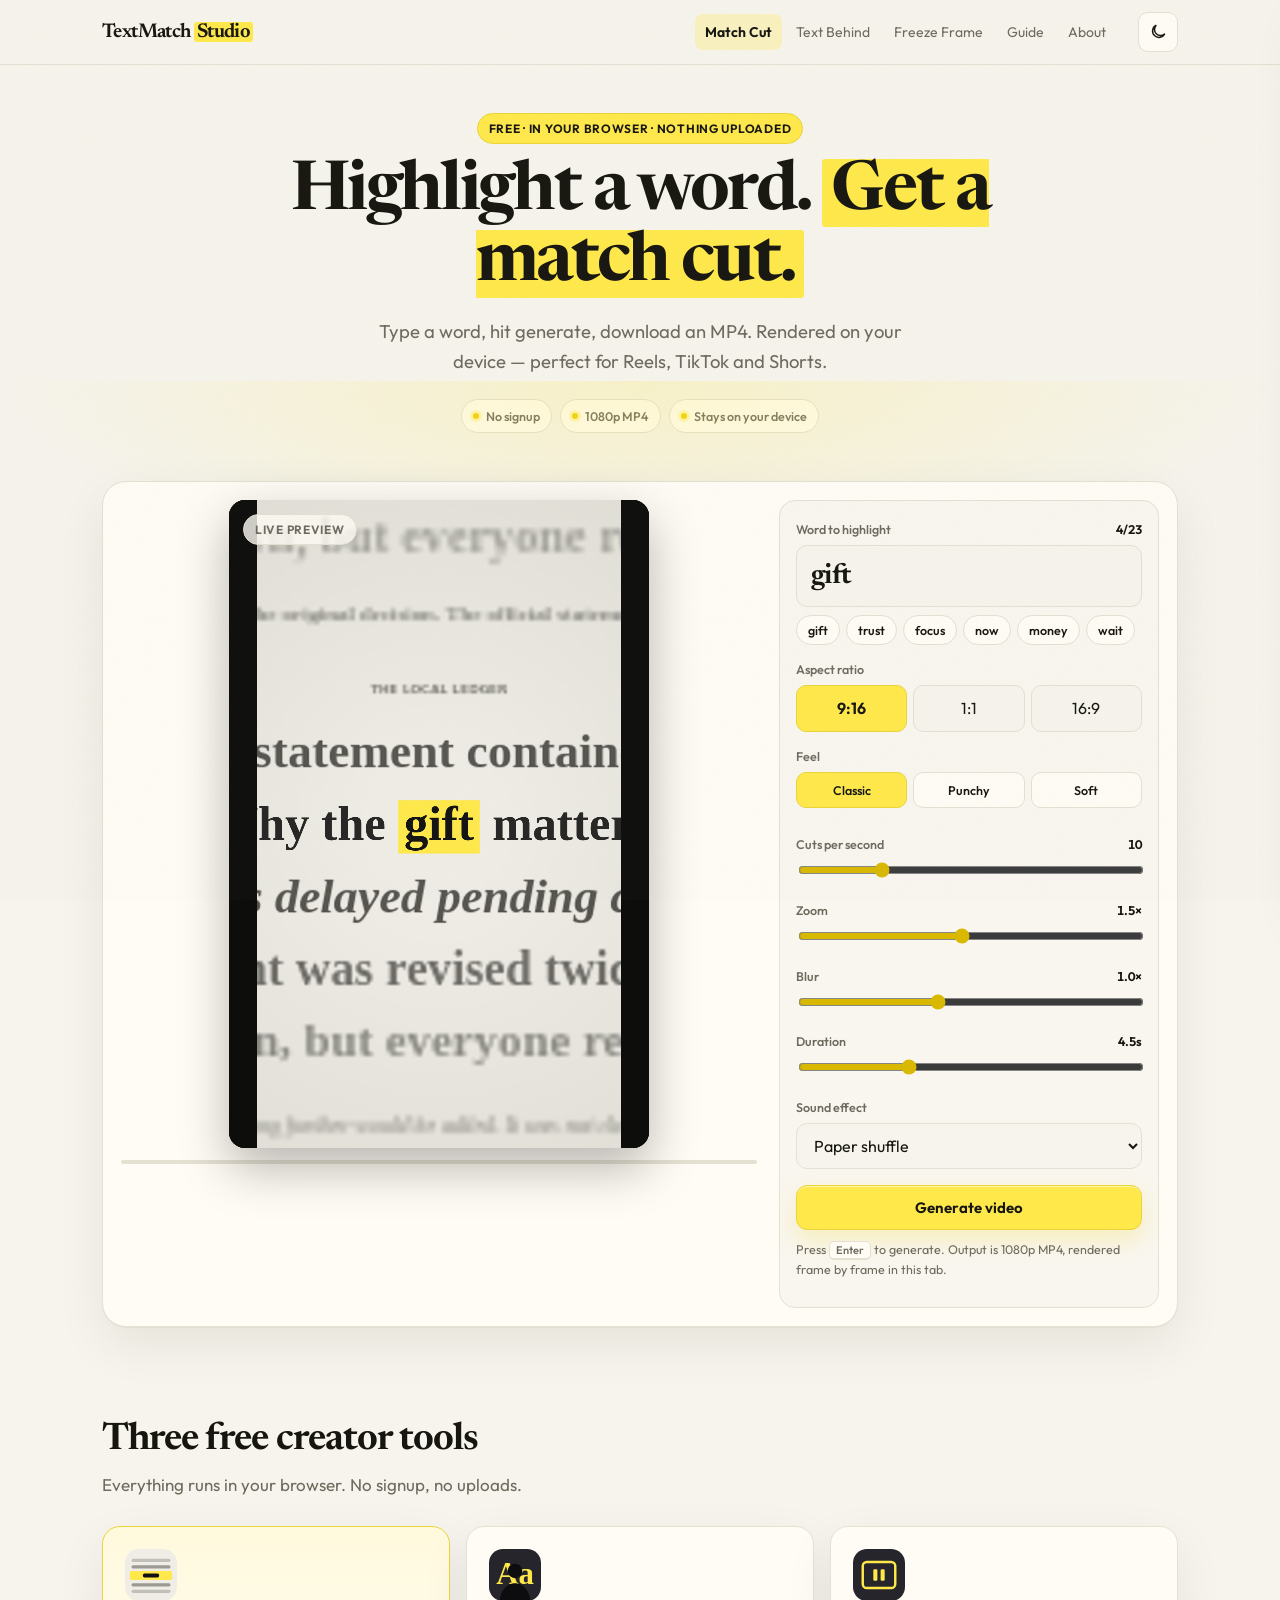
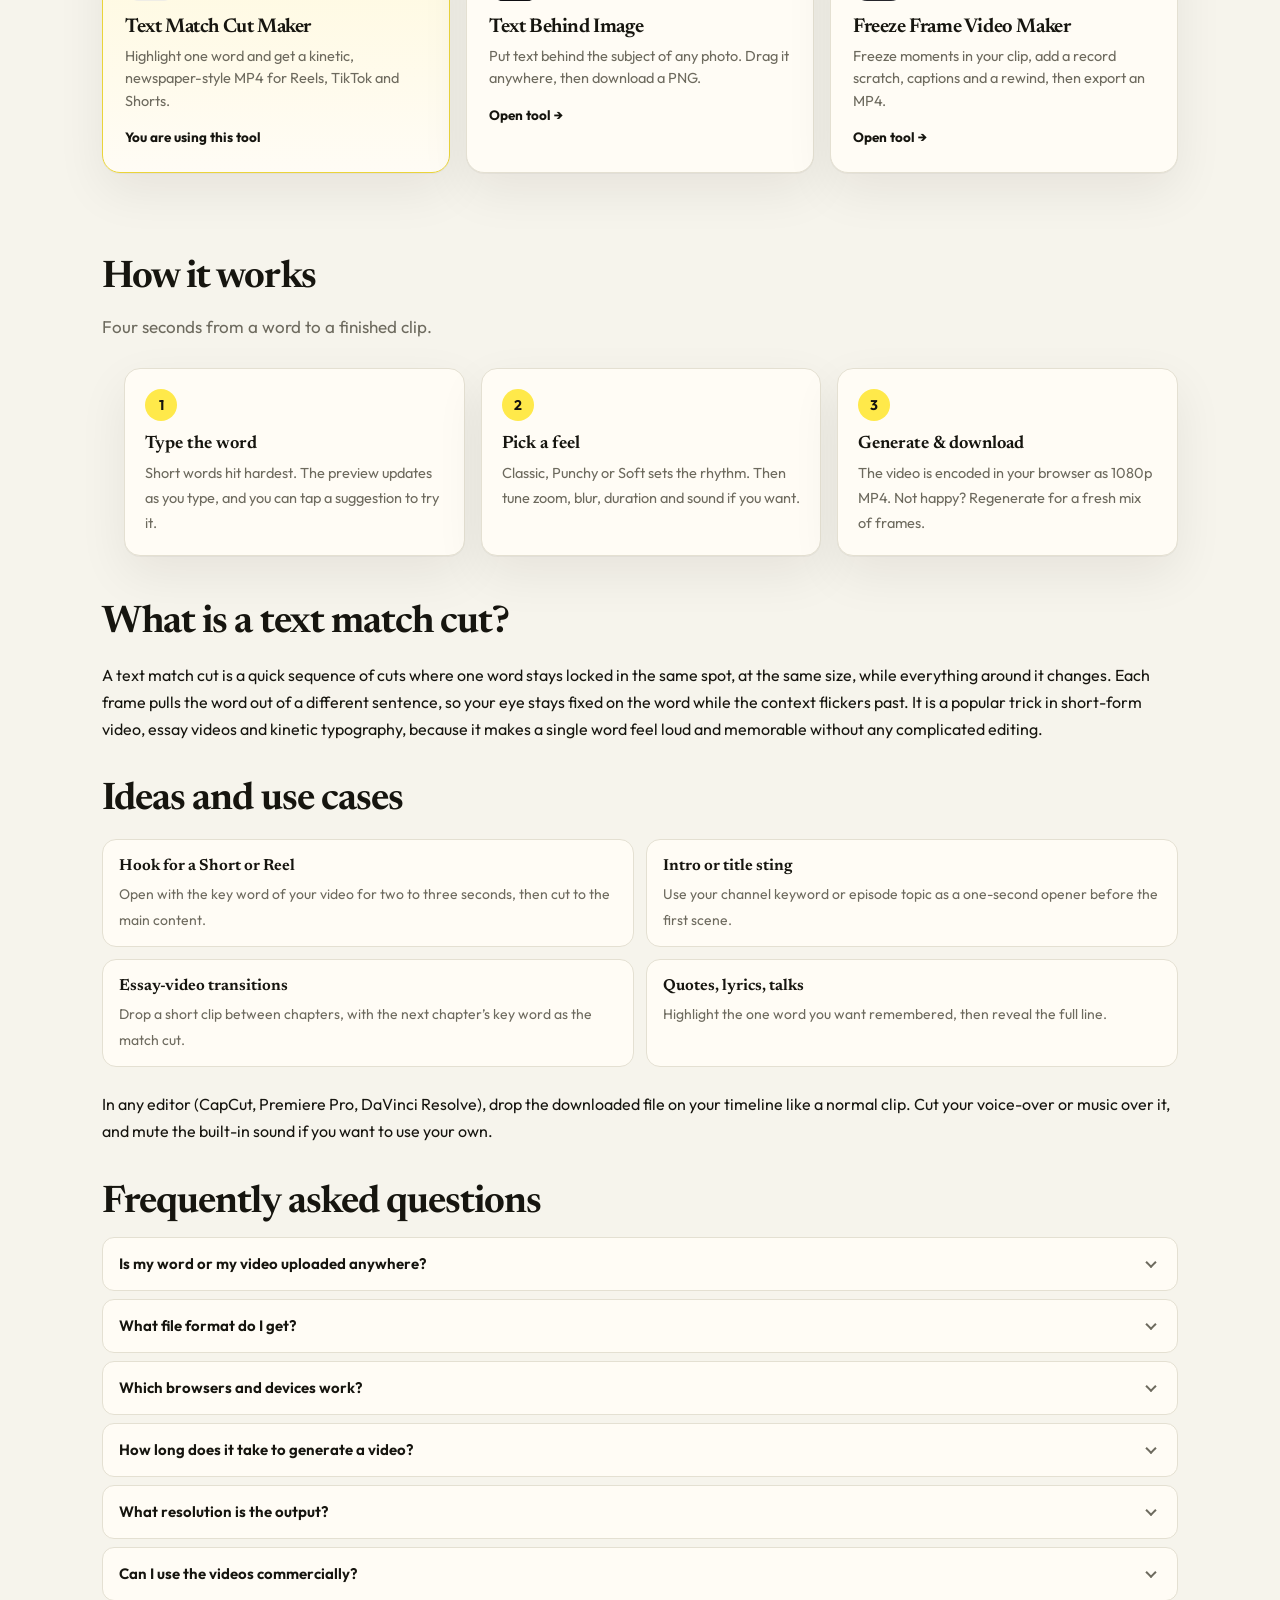
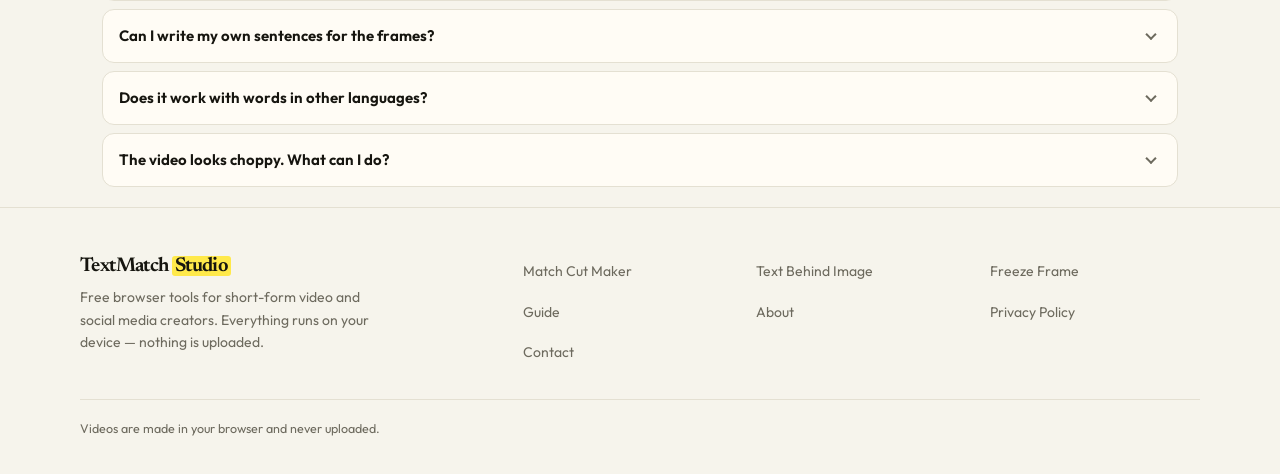
<file: index.html>
<!DOCTYPE html>
<html lang="en">

<head>
  <meta charset="utf-8">
  <meta name="viewport" content="width=device-width, initial-scale=1, viewport-fit=cover">
  <script>
    (function () { try { var t = localStorage.getItem('theme'); document.documentElement.setAttribute('data-theme', t === 'dark' || (!t && matchMedia('(prefers-color-scheme: dark)').matches) ? 'dark' : 'light'); } catch (e) { } })();
  </script>
  <script async src="https://pagead2.googlesyndication.com/pagead/js/adsbygoogle.js?client=ca-pub-7495310483429706"
    crossorigin="anonymous"></script>
  <title>Text Match Cut Video Maker – Free Online Tool | TextMatch Studio</title>
  <meta name="description"
    content="Create text match cut videos online for free. Highlight a word, generate a kinetic typography video, and download it directly from your browser. Nothing is uploaded.">
  <link rel="canonical" href="https://textmatchstudio.com/">
  <meta property="og:type" content="website">
  <meta property="og:url" content="https://textmatchstudio.com/">
  <meta property="og:title" content="Text Match Cut Video Maker – TextMatch Studio">
  <meta property="og:description"
    content="Create text match cut videos for free directly in your browser. Nothing is uploaded.">
  <meta property="og:site_name" content="TextMatch Studio">
  <meta name="twitter:card" content="summary">
  <meta name="twitter:title" content="Text Match Cut Video Maker – TextMatch Studio">
  <meta name="twitter:description"
    content="Create text match cut videos for free directly in your browser. Nothing is uploaded.">
  <link rel="preconnect" href="https://fonts.googleapis.com">
  <link rel="preconnect" href="https://fonts.gstatic.com" crossorigin>
  <link href="https://fonts.googleapis.com/css2?family=Newsreader:ital,opsz,wght@0,6..72,500;0,6..72,650;0,6..72,700;1,6..72,500&family=Outfit:wght@400;500;600;700&display=swap" rel="stylesheet">
  <link rel="stylesheet" href="assets/css/styles.css">
</head>

<body>
  <a href="#main" class="skip-link">Skip to content</a>

  <header class="site-h">
    <div class="in">
      <a class="logo" href="/">TextMatch <mark>Studio</mark></a>
      <nav class="links" aria-label="Main">
        <a href="/" aria-current="page">Match Cut</a>
        <a href="/text-behind-image">Text Behind</a>
        <a href="/freeze-frame-video-maker">Freeze Frame</a>
        <a href="/text-match-cut-generator">Guide</a>
        <a href="/about">About</a>
      </nav>
      <button class="theme-toggle" type="button" aria-label="Toggle dark mode" title="Toggle dark mode">
        <svg class="i-sun" viewBox="0 0 24 24" fill="none" stroke="currentColor" stroke-width="2" aria-hidden="true"><circle cx="12" cy="12" r="4"/><path d="M12 3v2M12 19v2M4.2 4.2l1.4 1.4M18.4 18.4l1.4 1.4M3 12h2M19 12h2M4.2 19.8l1.4-1.4M18.4 5.6l1.4-1.4"/></svg>
        <svg class="i-moon" viewBox="0 0 24 24" fill="none" stroke="currentColor" stroke-width="2" aria-hidden="true"><path d="M21 14.3A8.5 8.5 0 1 1 9.7 3 7 7 0 0 0 21 14.3z"/></svg>
      </button>
      <button class="nav-toggle" aria-label="Open menu" aria-expanded="false" aria-controls="mobile-menu"><span></span><span></span><span></span></button>
    </div>
  </header>

  <div class="overlay" id="overlay"></div>
  <nav class="mobile-menu" id="mobile-menu" aria-label="Mobile">
    <button class="close-btn" aria-label="Close menu">✕</button>
    <nav>
      <a href="/" aria-current="page">Match Cut</a>
      <a href="/text-behind-image">Text Behind Image</a>
      <a href="/freeze-frame-video-maker">Freeze Frame Video Maker</a>
      <a href="/text-match-cut-generator">Guide</a>
      <a href="/about">About</a>
      <a href="/contact">Contact</a>
      <a href="/privacy">Privacy Policy</a>
    </nav>
    <div class="theme-row">
      <span>Appearance</span>
      <button class="theme-toggle" type="button" aria-label="Toggle dark mode">
        <svg class="i-sun" viewBox="0 0 24 24" fill="none" stroke="currentColor" stroke-width="2" aria-hidden="true"><circle cx="12" cy="12" r="4"/><path d="M12 3v2M12 19v2M4.2 4.2l1.4 1.4M18.4 18.4l1.4 1.4M3 12h2M19 12h2M4.2 19.8l1.4-1.4M18.4 5.6l1.4-1.4"/></svg>
        <svg class="i-moon" viewBox="0 0 24 24" fill="none" stroke="currentColor" stroke-width="2" aria-hidden="true"><path d="M21 14.3A8.5 8.5 0 1 1 9.7 3 7 7 0 0 0 21 14.3z"/></svg>
      </button>
    </div>
  </nav>

  <main class="page" id="main">
    <section class="hero">
      <div class="hero-copy">
        <span class="badge accent">Free · In your browser · Nothing uploaded</span>
        <h1>Highlight a word. <mark>Get a match cut.</mark></h1>
        <p class="lead">Type a word, hit generate, download an MP4. Rendered on your device — perfect for Reels, TikTok and Shorts.</p>
        <div class="trust-row">
          <span>No signup</span>
          <span>1080p MP4</span>
          <span>Stays on your device</span>
        </div>
      </div>
    </section>

    <div class="container studio-wrap">
      <div class="studio-home">
        <div class="preview-col">
          <div class="preview-stage" id="stage" data-ar="9:16">
            <div class="hero-badge badge">Live preview</div>
            <canvas id="cv"></canvas>
            <canvas id="cv2"></canvas>
            <div id="stg">Rendering your video…<br>The first run can take a few seconds while the encoder starts.</div>
            <video id="vid" controls playsinline loop style="display:none"></video>
          </div>
          <div class="bar"><i id="pg"></i></div>
          <div id="st" class="status"></div>
        </div>

        <div class="panel">
          <label class="word-field" for="w">Word to highlight <b id="cc">0/23</b></label>
          <input class="word-input" type="text" id="w" maxlength="23" value="gift" autocomplete="off" spellcheck="false" aria-describedby="word-hint">
          <div class="chips" id="word-chips" aria-label="Try a word">
            <button type="button" class="chip" data-word="gift">gift</button>
            <button type="button" class="chip" data-word="trust">trust</button>
            <button type="button" class="chip" data-word="focus">focus</button>
            <button type="button" class="chip" data-word="now">now</button>
            <button type="button" class="chip" data-word="money">money</button>
            <button type="button" class="chip" data-word="wait">wait</button>
          </div>

          <label>Aspect ratio</label>
          <div class="seg" id="ar">
            <button type="button" data-a="9:16" class="on">9:16</button>
            <button type="button" data-a="1:1">1:1</button>
            <button type="button" data-a="16:9">16:9</button>
          </div>

          <label>Feel</label>
          <div class="presets" id="presets">
            <button type="button" class="chip on" data-preset="classic">Classic</button>
            <button type="button" class="chip" data-preset="punchy">Punchy</button>
            <button type="button" class="chip" data-preset="soft">Soft</button>
          </div>

          <div class="ctrl-group">
            <label>Cuts per second <b id="cpsv">10</b></label>
            <input type="range" id="cps" min="4" max="30" value="10">
            <label>Zoom <b id="zv">1.5×</b></label>
            <input type="range" id="zoom" min="0.6" max="2.5" step="0.1" value="1.5">
            <label>Blur <b id="bv">1.0×</b></label>
            <input type="range" id="blur" min="0" max="2.5" step="0.1" value="1">
            <label>Duration <b id="dv">4.5s</b></label>
            <input type="range" id="dur" min="2" max="10" step="0.5" value="4.5">
            <label for="snd">Sound effect</label>
            <select id="snd">
              <option value="paper">Paper shuffle</option>
              <option value="shutter">Camera shutter</option>
              <option value="pop">Flash pop</option>
              <option value="none">No sound</option>
            </select>
          </div>

          <div class="go-row">
            <button class="go btn primary" id="go">Generate video</button>
            <button class="go btn" id="dl">Download MP4</button>
          </div>
          <p class="hint" id="word-hint">Press <kbd>Enter</kbd> to generate. Output is 1080p MP4, rendered frame by frame in this tab.</p>
        </div>
      </div>
    </div>

    <div class="container">
      <section class="tools" id="tools" aria-labelledby="tools-h">
        <div class="section-head" id="tools-h">Three free creator tools</div>
        <div class="section-sub">Everything runs in your browser. No signup, no uploads.</div>
        <div class="tcards">
          <div class="tcard here">
            <svg width="52" height="52" viewBox="0 0 64 64" aria-hidden="true">
              <rect width="64" height="64" rx="14" fill="#efede6" />
              <rect x="8" y="12" width="48" height="4" rx="2" fill="#1b1b18" opacity=".22" />
              <rect x="8" y="20" width="48" height="4" rx="2" fill="#1b1b18" opacity=".4" />
              <rect x="6" y="27" width="52" height="11" rx="2" fill="#FFE94A" />
              <rect x="22" y="30" width="20" height="5" rx="2" fill="#111" />
              <rect x="8" y="42" width="48" height="4" rx="2" fill="#1b1b18" opacity=".4" />
              <rect x="8" y="50" width="48" height="4" rx="2" fill="#1b1b18" opacity=".22" />
            </svg>
            <div>
              <h3>Text Match Cut Maker</h3>
              <p>Highlight one word and get a kinetic, newspaper-style MP4 for Reels, TikTok and Shorts.</p>
              <span class="go2">You are using this tool</span>
            </div>
          </div>
          <a class="tcard" href="/text-behind-image">
            <svg width="52" height="52" viewBox="0 0 64 64" aria-hidden="true">
              <rect width="64" height="64" rx="14" fill="#25252b" />
              <text x="32" y="43" text-anchor="middle" font-family="Georgia,serif" font-weight="700" font-size="38" fill="#FFE94A">Aa</text>
              <circle cx="32" cy="27" r="9" fill="#0d0d10" />
              <path d="M13 64c2-17 12-22 19-22s17 5 19 22z" fill="#0d0d10" />
            </svg>
            <div>
              <h3>Text Behind Image</h3>
              <p>Put text behind the subject of any photo. Drag it anywhere, then download a PNG.</p>
              <span class="go2">Open tool →</span>
            </div>
          </a>
          <a class="tcard" href="/freeze-frame-video-maker">
            <svg width="52" height="52" viewBox="0 0 64 64" aria-hidden="true">
              <rect width="64" height="64" rx="14" fill="#25252b" />
              <rect x="12" y="16" width="40" height="32" rx="5" fill="none" stroke="#FFE94A" stroke-width="3" />
              <rect x="25" y="25" width="5" height="14" rx="1.5" fill="#FFE94A" />
              <rect x="34" y="25" width="5" height="14" rx="1.5" fill="#FFE94A" />
            </svg>
            <div>
              <h3>Freeze Frame Video Maker</h3>
              <p>Freeze moments in your clip, add a record scratch, captions and a rewind, then export an MP4.</p>
              <span class="go2">Open tool →</span>
            </div>
          </a>
        </div>
      </section>

      <section class="info" id="how">
        <div class="section-head">How it works</div>
        <div class="section-sub">Four seconds from a word to a finished clip.</div>
        <ol class="steps">
          <li class="step">
            <div class="n">1</div>
            <h3>Type the word</h3>
            <p>Short words hit hardest. The preview updates as you type, and you can tap a suggestion to try it.</p>
          </li>
          <li class="step">
            <div class="n">2</div>
            <h3>Pick a feel</h3>
            <p>Classic, Punchy or Soft sets the rhythm. Then tune zoom, blur, duration and sound if you want.</p>
          </li>
          <li class="step">
            <div class="n">3</div>
            <h3>Generate &amp; download</h3>
            <p>The video is encoded in your browser as 1080p MP4. Not happy? Regenerate for a fresh mix of frames.</p>
          </li>
        </ol>

        <div class="section-head">What is a text match cut?</div>
        <p>A text match cut is a quick sequence of cuts where one word stays locked in the same spot, at the same size, while everything around it changes. Each frame pulls the word out of a different sentence, so your eye stays fixed on the word while the context flickers past. It is a popular trick in short-form video, essay videos and kinetic typography, because it makes a single word feel loud and memorable without any complicated editing.</p>

        <div class="section-head">Ideas and use cases</div>
        <div class="use-grid">
          <div class="use-card"><b>Hook for a Short or Reel</b><span>Open with the key word of your video for two to three seconds, then cut to the main content.</span></div>
          <div class="use-card"><b>Intro or title sting</b><span>Use your channel keyword or episode topic as a one-second opener before the first scene.</span></div>
          <div class="use-card"><b>Essay-video transitions</b><span>Drop a short clip between chapters, with the next chapter’s key word as the match cut.</span></div>
          <div class="use-card"><b>Quotes, lyrics, talks</b><span>Highlight the one word you want remembered, then reveal the full line.</span></div>
        </div>
        <p>In any editor (CapCut, Premiere Pro, DaVinci Resolve), drop the downloaded file on your timeline like a normal clip. Cut your voice-over or music over it, and mute the built-in sound if you want to use your own.</p>

        <div class="section-head" id="faq">Frequently asked questions</div>
        <div class="faq-list">
          <details>
            <summary>Is my word or my video uploaded anywhere?</summary>
            <p>No. The word you type and the video you generate are processed entirely inside your browser. Nothing is sent to a server, so there is no account, no queue and no copy of your video on our side.</p>
          </details>
          <details>
            <summary>What file format do I get?</summary>
            <p>MP4 (H.264 video with AAC sound) in modern browsers. Very old browsers fall back to a live recording that may be WebM. If an editor won’t accept WebM, convert it with a free tool such as HandBrake or CapCut.</p>
          </details>
          <details>
            <summary>Which browsers and devices work?</summary>
            <p>A recent version of Chrome, Edge, Safari or Firefox on desktop works best. Phones work too, but rendering a 1080 by 1920 video is heavy, so older phones may be slow. A laptop gives the smoothest result.</p>
          </details>
          <details>
            <summary>How long does it take to generate a video?</summary>
            <p>Usually a few seconds. Frames are rendered one by one and encoded with your browser's built-in video encoder, so the speed depends on your device. Keep the tab open until it finishes.</p>
          </details>
          <details>
            <summary>What resolution is the output?</summary>
            <p>1080 pixels on the short side: 1080 by 1920 for 9:16, 1080 by 1080 for 1:1 and 1920 by 1080 for 16:9. Pick 9:16 for Shorts, Reels and TikTok.</p>
          </details>
          <details>
            <summary>Can I use the videos commercially?</summary>
            <p>Yes. The videos you create are yours to use in your own content, including monetized channels. The sentences in the frames are original text written for this tool.</p>
          </details>
          <details>
            <summary>Can I write my own sentences for the frames?</summary>
            <p>Not at the moment. Each frame uses a built-in set of original sentences, mixed randomly. Press Regenerate to get a different mix with the same word.</p>
          </details>
          <details>
            <summary>Does it work with words in other languages?</summary>
            <p>Yes, but the frames use a serif font, and scripts it doesn’t cover fall back to your device’s default font, so the look can vary. Latin-script words look the most consistent.</p>
          </details>
          <details>
            <summary>The video looks choppy. What can I do?</summary>
            <p>Close other tabs and heavy apps, try a shorter duration, or use 1:1 instead of 9:16. Lowering the blur also makes each frame lighter to draw.</p>
          </details>
        </div>
      </section>
    </div>

    <footer class="site-f">
      <div class="footer-grid">
        <div class="footer-brand">
          <div class="logo">TextMatch <mark>Studio</mark></div>
          <p>Free browser tools for short-form video and social media creators. Everything runs on your device — nothing is uploaded.</p>
        </div>
        <div class="footer-links">
          <a href="/">Match Cut Maker</a>
          <a href="/text-behind-image">Text Behind Image</a>
          <a href="/freeze-frame-video-maker">Freeze Frame</a>
          <a href="/text-match-cut-generator">Guide</a>
          <a href="/about">About</a>
          <a href="/privacy">Privacy Policy</a>
          <a href="/contact">Contact</a>
        </div>
      </div>
      <div class="footer-note">Videos are made in your browser and never uploaded.</div>
    </footer>

    <div id="cb">
      <p>We use cookies for ads. Choose personalized ads, or keep ads non-personalized. The tool works either way.</p>
      <button id="cn">Non-personalized</button><button id="ca" class="p">Accept</button>
    </div>
  </main>

  <script src="mp4-muxer.js"></script>
  <script src="assets/js/site.js"></script>
  <script>
    const $ = id => document.getElementById(id), cv = $('cv'), ctx = cv.getContext('2d');
    const cv2 = $('cv2'), ctx2 = cv2.getContext('2d');
    const off = document.createElement('canvas'), o = off.getContext('2d');
    const SIZES = { '9:16': [1080, 1920], '1:1': [1080, 1080], '16:9': [1920, 1080] };
    const PRESETS = {
      classic: { cps: 10, zoom: 1.5, blur: 1, dur: 4.5 },
      punchy: { cps: 16, zoom: 1.8, blur: 0.4, dur: 3 },
      soft: { cps: 6, zoom: 1.25, blur: 2, dur: 6.5 }
    };
    let note = '', ar = '9:16', seed = 1, blob = null, ext = 'webm', busy = false, ac = null, dest = null, nb = null, idleTick = 0;

    const T = ["The mayor denied {W} entirely, then left the room.", "Nobody could explain the {W} on the second floor.", "Sources say the {W} was never reported.", "It turns out the {W} had been signed twice.", "A local woman described the {W} as \"unusual.\"", "Officials confirmed the {W}, but not the date.", "He returned the {W}. Nobody asked why.", "There was a {W} in the report. Page nine.", "The council voted on the {W} and then voted again.", "Witnesses recall the {W} arriving just before noon.", "Both parties agreed the {W} was a misunderstanding.", "Why the {W} matters more than anyone admitted."];
    const F = ["The official statement contained three facts and eleven adjectives.", "Several residents said they had been asked to wait outside.", "A spokesperson smiled and said nothing further would be added.", "The committee has since requested a full review of the matter.", "It was not clear who had approved the original decision.", "Markets reacted calmly, then less calmly, by early afternoon.", "The report was delayed pending confirmation from three offices.", "Nobody wrote it down, but everyone remembers it clearly.", "City officials declined to comment on the unconfirmed details.", "The statement was revised twice before it was released at dusk.", "Experts disagreed, mostly about the meaning of the word itself.", "A full refund was promised and then quietly withdrawn."];
    const M = ["THE DAILY OBSERVER", "THE MORNING GAZETTE", "CITY HERALD", "THE EVENING POST", "UNCONFIRMED SOURCES DESK", "THE LOCAL LEDGER"];

    function rng(s) { return () => { s |= 0; s = s + 0x6D2B79F5 | 0; let t = Math.imul(s ^ s >>> 15, 1 | s); t = t + Math.imul(t ^ t >>> 7, 61 | t) ^ t; return ((t ^ t >>> 14) >>> 0) / 4294967296 } }

    const sc = document.createElement('canvas'), sx = sc.getContext('2d');
    function row(txt, x, y, font, fs, color, blurPx, align) {
      if (blurPx < 1.2) { o.font = font; o.fillStyle = color; o.textAlign = align; o.fillText(txt, x, y); return }
      const k = Math.min(blurPx / 1.3, 24), W = off.width, top = fs * 1.05, sw = Math.ceil(W / k), sh = Math.ceil(fs * 1.6 / k);
      sx.setTransform(1, 0, 0, 1, 0, 0);
      if (sc.width !== sw || sc.height !== sh) { sc.width = sw; sc.height = sh } else sx.clearRect(0, 0, sw, sh);
      sx.setTransform(1 / k, 0, 0, 1 / k, 0, 0); sx.font = font; sx.fillStyle = color; sx.textAlign = align; sx.fillText(txt, x, top);
      o.imageSmoothingEnabled = true; o.imageSmoothingQuality = 'high';
      o.drawImage(sc, 0, 0, sw, sh, 0, y - top, sw * k, sh * k);
    }

    function renderCut(i, word) {
      const [W, H] = SIZES[ar]; off.width = W; off.height = H;
      const r = rng(i * 7919 + seed), pick = a => a[Math.floor(r() * a.length)];
      const zoom = +$('zoom').value, bl = +$('blur').value, S = Math.min(W, H);
      const long = () => Array.from({ length: 6 }, () => pick(F)).join(' ');
      const g = o.createRadialGradient(W / 2, H / 2, S * .2, W / 2, H / 2, Math.max(W, H) * .75);
      g.addColorStop(0, '#efede6'); g.addColorStop(1, '#dcdad1');
      o.fillStyle = g; o.fillRect(0, 0, W, H);
      const st = pick(['400 ', '700 ', 'italic 700 ', '400 ', '700 ']);
      let fs = S * .085 * zoom * (.7 + r() * .85);
      const fam = 'Georgia,"Times New Roman",serif';
      o.font = st + fs + 'px ' + fam; let ww = o.measureText(word).width;
      if (ww > W * .7) { fs *= W * .7 / ww; o.font = st + fs + 'px ' + fam; ww = o.measureText(word).width }
      const cx = W / 2, base = H / 2 + fs * .33, lh = fs * 1.5, pad = fs * .12, gap = fs * .26;
      const n = Math.ceil(H / 2 / lh) + 1;
      for (let k = -n; k <= n; k++) {
        if (!k) continue;
        const y = base + k * lh, d = Math.abs(k), bp = bl * d * fs * .04;
        if (k === -2 && r() < .35) { row(pick(M), cx, y, '600 ' + fs * .26 + 'px system-ui,sans-serif', fs * .26, 'rgba(40,38,34,.55)', bp, 'center'); continue }
        const f = (r() < .3 ? 'italic 700 ' : st) + fs * (d > 2 && r() < .4 ? .45 : 1) + 'px ' + fam;
        row(long(), -r() * fs * 9, y, f, fs, `rgba(35,34,30,${Math.max(.2, .88 - d * .14)})`, bp, 'left');
      }
      o.font = st + fs + 'px ' + fam;
      let [b, a] = pick(T).split('{W}'); b = b.trimEnd(); a = a.trimStart();
      const gb = /["“(]$/.test(b) ? 0 : gap, ga = /^[.,:;!?"”)]/.test(a) ? 0 : gap;
      o.fillStyle = 'rgba(20,20,18,.92)';
      o.textAlign = 'right'; o.fillText(long() + ' ' + b, cx - ww / 2 - pad - gb, base);
      o.textAlign = 'left'; o.fillText(a + ' ' + long(), cx + ww / 2 + pad + ga, base);
      o.fillStyle = '#FFE94A'; o.fillRect(cx - ww / 2 - pad, base - fs * .82, ww + pad * 2, fs * 1.1);
      o.fillStyle = '#111'; o.textAlign = 'center'; o.fillText(word, cx, base);
    }

    function setSize() { const [W, H] = SIZES[ar]; cv.width = W; cv.height = H; cv2.width = W; cv2.height = H }
    function blit(p, c = ctx) { const [W, H] = SIZES[ar], s = 1 + .05 * p; c.drawImage(off, W / 2 - W * s / 2, H / 2 - H * s / 2, W * s, H * s) }
    function syncStage() { $('stage').dataset.ar = ar }
    function idle() {
      if (busy) return;
      setSize();
      renderCut(idleTick, $('w').value.trim() || 'gift');
      blit(0); blit(0, ctx2);
    }

    function sfx(k, c, out, t) {
      const g = c.createGain(); g.connect(out);
      if (k === 'pop') { const os = c.createOscillator(); os.frequency.setValueAtTime(900, t); os.frequency.exponentialRampToValueAtTime(120, t + .08); g.gain.setValueAtTime(.35, t); g.gain.exponentialRampToValueAtTime(.001, t + .09); os.connect(g); os.start(t); os.stop(t + .1); return }
      const sr = c.sampleRate, sh = k === 'shutter', n = Math.floor(sr * (sh ? .06 : .035)), b = c.createBuffer(1, n, sr), d = b.getChannelData(0);
      for (let i = 0; i < n; i++) { const x = i / sr; d[i] = (Math.random() * 2 - 1) * (x < .005 ? x / .005 : Math.exp(-(x - .005) / (sh ? .012 : .005))) }
      const s = c.createBufferSource(), h1 = c.createBiquadFilter(), h2 = c.createBiquadFilter(), lp = c.createBiquadFilter();
      s.buffer = b; h1.type = h2.type = 'highpass'; h1.frequency.value = h2.frequency.value = sh ? 2500 : 1300; lp.type = 'lowpass'; lp.frequency.value = 9000;
      g.gain.value = (sh ? .35 : .2) * (.8 + Math.random() * .4);
      s.connect(h1); h1.connect(h2); h2.connect(lp); lp.connect(g); s.start(t);
    }

    const tick0 = () => new Promise(r => setTimeout(r));
    function setGo(label, on) {
      $('go').disabled = !on;
      $('go').classList.toggle('is-busy', !on);
      $('go').innerHTML = on ? label : '<span class="spin"></span> Rendering…';
    }
    function finish(b, e) {
      blob = b; ext = e; $('stg').style.display = 'none'; const v = $('vid'); v.src = URL.createObjectURL(b); cv.style.display = 'none'; v.style.display = 'block'; v.play().catch(() => { });
      $('dl').style.display = 'block'; setGo('Regenerate', true); $('pg').style.width = '100%';
      $('st').textContent = 'Ready · ' + (b.size / 1048576).toFixed(1) + ' MB ' + e.toUpperCase() + note;
      busy = false;
      if (window.TMS) TMS.toast('Video ready — download it below');
    }

    async function recordOffline(word, cps, dur, snd) {
      const FPS = 30, [W, H] = SIZES[ar], total = Math.round(dur * FPS), withA = snd !== 'none', SR = 48000;
      $('st').textContent = 'Starting encoder… (first run can take a few seconds)';
      let vcfg = null;
      for (const codec of ['avc1.64002A', 'avc1.640032', 'avc1.640028', 'avc1.4d002a', 'avc1.42002a']) {
        const c = { codec, width: W, height: H, bitrate: 10e6, framerate: FPS };
        try { if ((await VideoEncoder.isConfigSupported(c)).supported) { vcfg = c; break } } catch (e) { }
      }
      if (!vcfg) throw new Error('H.264 encoding not supported');
      let audio = null; note = '';
      if (withA) {
        for (const [codec, mc, br] of [['mp4a.40.2', 'aac', 128000], ['opus', 'opus', 96000]]) {
          const c = { codec, sampleRate: SR, numberOfChannels: 1, bitrate: br };
          try { if (window.AudioEncoder && (await AudioEncoder.isConfigSupported(c)).supported) { audio = { cfg: c, mc }; break } } catch (e) { }
        }
        if (!audio) note = ' (No sound: this browser cannot encode audio. Pick another browser for sound.)';
      }
      const mo = { target: new Mp4Muxer.ArrayBufferTarget(), video: { codec: 'avc', width: W, height: H, frameRate: FPS }, fastStart: 'in-memory' };
      if (audio) mo.audio = { codec: audio.mc, numberOfChannels: 1, sampleRate: SR };
      const muxer = new Mp4Muxer.Muxer(mo); let err = null;
      const ve = new VideoEncoder({ output: (c, m) => muxer.addVideoChunk(c, m), error: e => err = e }); ve.configure(vcfg);
      const fc = document.createElement('canvas'); fc.width = W; fc.height = H; const fx = fc.getContext('2d');
      let last = -1;
      for (let n = 0; n < total; n++) {
        if (err || ve.state === 'closed') throw err || new Error('encoder closed');
        const t = n / FPS, idx = Math.floor(t * cps);
        if (idx !== last) { last = idx; renderCut(idx, word) }
        blit((t * cps) % 1, fx);
        const f = new VideoFrame(fc, { timestamp: Math.round(t * 1e6), duration: Math.round(1e6 / FPS) });
        ve.encode(f, { keyFrame: n % FPS === 0 }); f.close();
        let stall = Date.now();
        while (ve.encodeQueueSize > 4) {
          if (err || ve.state === 'closed') throw err || new Error('encoder closed');
          if (Date.now() - stall > 15000) throw new Error('encoder stalled');
          await new Promise(r => setTimeout(r, 4));
        }
        if (n % 2 === 0) { $('pg').style.width = (n / total * 90) + '%'; $('st').textContent = 'Rendering frame ' + n + ' / ' + total; await tick0() }
      }
      cv.getContext('2d').drawImage(fc, 0, 0);
      cv2.getContext('2d').drawImage(fc, 0, 0);
      await ve.flush(); if (err) throw err;
      if (audio) {
        $('st').textContent = 'Rendering sound…';
        const oc = new OfflineAudioContext(1, Math.ceil(SR * dur), SR);
        for (let i = 0; i / cps < dur; i++) sfx(snd, oc, oc.destination, i / cps);
        const pcm = (await oc.startRendering()).getChannelData(0);
        const ae = new AudioEncoder({ output: (c, m) => muxer.addAudioChunk(c, m), error: e => err = e }); ae.configure(audio.cfg);
        for (let i = 0; i < pcm.length; i += 4800) {
          const part = pcm.slice(i, i + 4800), ad = new AudioData({ format: 'f32-planar', sampleRate: SR, numberOfFrames: part.length, numberOfChannels: 1, timestamp: Math.round(i / SR * 1e6), data: part });
          ae.encode(ad); ad.close();
        }
        await ae.flush(); if (err) throw err;
      }
      muxer.finalize();
      return new Blob([muxer.target.buffer], { type: 'video/mp4' });
    }

    function recordLive(word, cps, dur, snd) {
      note = '';
      const stream = cv.captureStream(30); let bus = null;
      if (snd !== 'none') {
        ac = ac || new AudioContext(); ac.resume();
        dest = ac.createMediaStreamDestination(); dest.stream.getAudioTracks().forEach(t => stream.addTrack(t));
        bus = ac.createGain(); bus.connect(dest); bus.connect(ac.destination);
      }
      const mt = ['video/mp4;codecs=avc1.42E01E,mp4a.40.2', 'video/mp4', 'video/webm;codecs=vp9,opus', 'video/webm;codecs=vp8,opus', 'video/webm'].find(m => MediaRecorder.isTypeSupported(m)) || '';
      const rec = new MediaRecorder(stream, mt ? { mimeType: mt, videoBitsPerSecond: 10e6 } : { videoBitsPerSecond: 10e6 });
      const e = mt.includes('mp4') ? 'mp4' : 'webm', chunks = [];
      rec.ondataavailable = ev => ev.data.size && chunks.push(ev.data);
      rec.onstop = () => finish(new Blob(chunks, { type: e === 'mp4' ? 'video/mp4' : 'video/webm' }), e);
      let start = 0, last = -1;
      const tick = now => {
        if (!start) start = now; const t = (now - start) / 1000;
        if (t >= dur) { rec.stop(); return }
        const idx = Math.floor(t * cps);
        if (idx !== last) { last = idx; renderCut(idx, word); if (bus) sfx(snd, ac, bus, ac.currentTime) }
        blit((t * cps) % 1); blit((t * cps) % 1, ctx2); $('pg').style.width = (t / dur * 100) + '%'; $('st').textContent = 'Recording live… ' + t.toFixed(1) + 's / ' + dur + 's';
        requestAnimationFrame(tick);
      };
      rec.start(); requestAnimationFrame(tick);
    }

    function rememberWord(word) {
      try {
        const list = JSON.parse(localStorage.getItem('recent-words') || '[]');
        localStorage.setItem('recent-words', JSON.stringify([word, ...list.filter(x => x !== word)].slice(0, 6)));
      } catch (e) { }
    }

    async function generate() {
      if (busy) return; const word = $('w').value.trim(); if (!word) { $('w').focus(); return }
      busy = true; setGo('Generate video', false); $('dl').style.display = 'none';
      $('vid').pause(); $('vid').style.display = 'none'; $('pg').style.width = '0';
      const fast = !!(window.VideoEncoder && window.VideoFrame && window.Mp4Muxer);
      cv.style.display = fast ? 'none' : 'block'; cv2.style.display = fast ? 'block' : 'none'; $('stg').style.display = fast ? 'flex' : 'none';
      seed = (Math.random() * 1e9) | 0; setSize(); rememberWord(word);
      const cps = +$('cps').value, dur = +$('dur').value, snd = $('snd').value;
      if (fast) {
        try { finish(await recordOffline(word, cps, dur, snd), 'mp4'); return }
        catch (e) { cv.style.display = 'block'; cv2.style.display = 'none'; $('stg').style.display = 'none'; console.warn('WebCodecs path failed, using live recording', e); setSize(); $('st').textContent = 'Fast mode failed (' + (e && e.message || e) + '). Using live recording…' }
      }
      recordLive(word, cps, dur, snd);
    }

    async function save() {
      if (!blob) return;
      const name = 'match-cut-' + ($('w').value.trim().replace(/[^\w]+/g, '-') || 'video') + '.' + ext;
      try {
        const d = window.claude && await claude.use('downloads');
        if (d) { await d.save({ filename: name, data: blob }); return }
      } catch (e) { if (e && e.code === 'declined') return }
      const a = document.createElement('a'); a.href = URL.createObjectURL(blob); a.download = name; document.body.appendChild(a); a.click(); a.remove();
      if (window.TMS) TMS.toast('Download started');
    }

    function applyPreset(name) {
      const p = PRESETS[name]; if (!p) return;
      $('cps').value = p.cps; $('zoom').value = p.zoom; $('blur').value = p.blur; $('dur').value = p.dur;
      $('cpsv').textContent = p.cps; $('zv').textContent = (+p.zoom).toFixed(1) + '×'; $('bv').textContent = (+p.blur).toFixed(1) + '×'; $('dv').textContent = p.dur + 's';
      document.querySelectorAll('#presets .chip').forEach(c => c.classList.toggle('on', c.dataset.preset === name));
      if (!busy) idle();
    }

    function setWord(word) {
      $('w').value = word.slice(0, 23);
      $('cc').textContent = $('w').value.length + '/23';
      document.querySelectorAll('#word-chips .chip').forEach(c => c.classList.toggle('on', c.dataset.word === word));
      if (!busy) idle();
    }

    $('go').onclick = generate; $('dl').onclick = save;
    $('ar').onclick = e => {
      const b = e.target.closest('button'); if (!b || busy) return;
      ar = b.dataset.a; [...$('ar').children].forEach(x => x.classList.toggle('on', x === b));
      syncStage(); idle();
    };
    const bind = (id, out, fmt) => $(id).oninput = () => { $(out).textContent = fmt($(id).value); if (!busy && id !== 'cps' && id !== 'dur') idle() };
    bind('cps', 'cpsv', v => v); bind('zoom', 'zv', v => (+v).toFixed(1) + '×'); bind('blur', 'bv', v => (+v).toFixed(1) + '×'); bind('dur', 'dv', v => v + 's');
    $('w').oninput = () => { $('cc').textContent = $('w').value.length + '/23'; document.querySelectorAll('#word-chips .chip').forEach(c => c.classList.toggle('on', c.dataset.word === $('w').value)); if (!busy) idle() };
    $('w').onkeydown = e => { if (e.key === 'Enter') generate() };
    $('word-chips').onclick = e => { const b = e.target.closest('[data-word]'); if (b) setWord(b.dataset.word) };
    $('presets').onclick = e => { const b = e.target.closest('[data-preset]'); if (b) applyPreset(b.dataset.preset) };
    $('cc').textContent = $('w').value.length + '/23';
    if (!window.VideoEncoder && !window.MediaRecorder) { $('go').disabled = true; $('st').textContent = 'This browser cannot create videos. Try a recent Chrome, Edge, Safari or Firefox.' }
    syncStage(); idle();
    if (!window.matchMedia('(prefers-reduced-motion: reduce)').matches) {
      setInterval(() => { if (busy || $('vid').style.display === 'block') return; idleTick++; seed = (seed + 17) | 0; idle(); }, 1600);
    }

    const ADS = { client: '', top: '', bottom: '' };
    function loadAds(npa) {
      if (!ADS.client) return;
      window.adsbygoogle = window.adsbygoogle || []; if (npa) adsbygoogle.requestNonPersonalizedAds = 1;
      const s = document.createElement('script'); s.async = true; s.crossOrigin = 'anonymous';
      s.src = 'https://pagead2.googlesyndication.com/pagead/js/adsbygoogle.js?client=' + ADS.client; document.head.appendChild(s);
      [['ad-top', ADS.top], ['ad-bottom', ADS.bottom]].forEach(([id, slot]) => {
        if (!slot) return;
        $(id).innerHTML = '<small>Advertisement</small><ins class="adsbygoogle" style="display:block" data-ad-client="' + ADS.client + '" data-ad-slot="' + slot + '" data-ad-format="auto" data-full-width-responsive="true"></ins>';
        (adsbygoogle = window.adsbygoogle || []).push({});
      });
    }
    (function () {
      let c = null; try { c = localStorage.getItem('ad-consent') } catch (e) { }
      if (c) { loadAds(c === 'npa'); return }
      if (!ADS.client) return;
      const pick = v => { try { localStorage.setItem('ad-consent', v) } catch (e) { } $('cb').style.display = 'none'; loadAds(v === 'npa') };
      $('cb').style.display = 'flex'; $('ca').onclick = () => pick('all'); $('cn').onclick = () => pick('npa');
    })();
  </script>
</body>

</html>
</file>
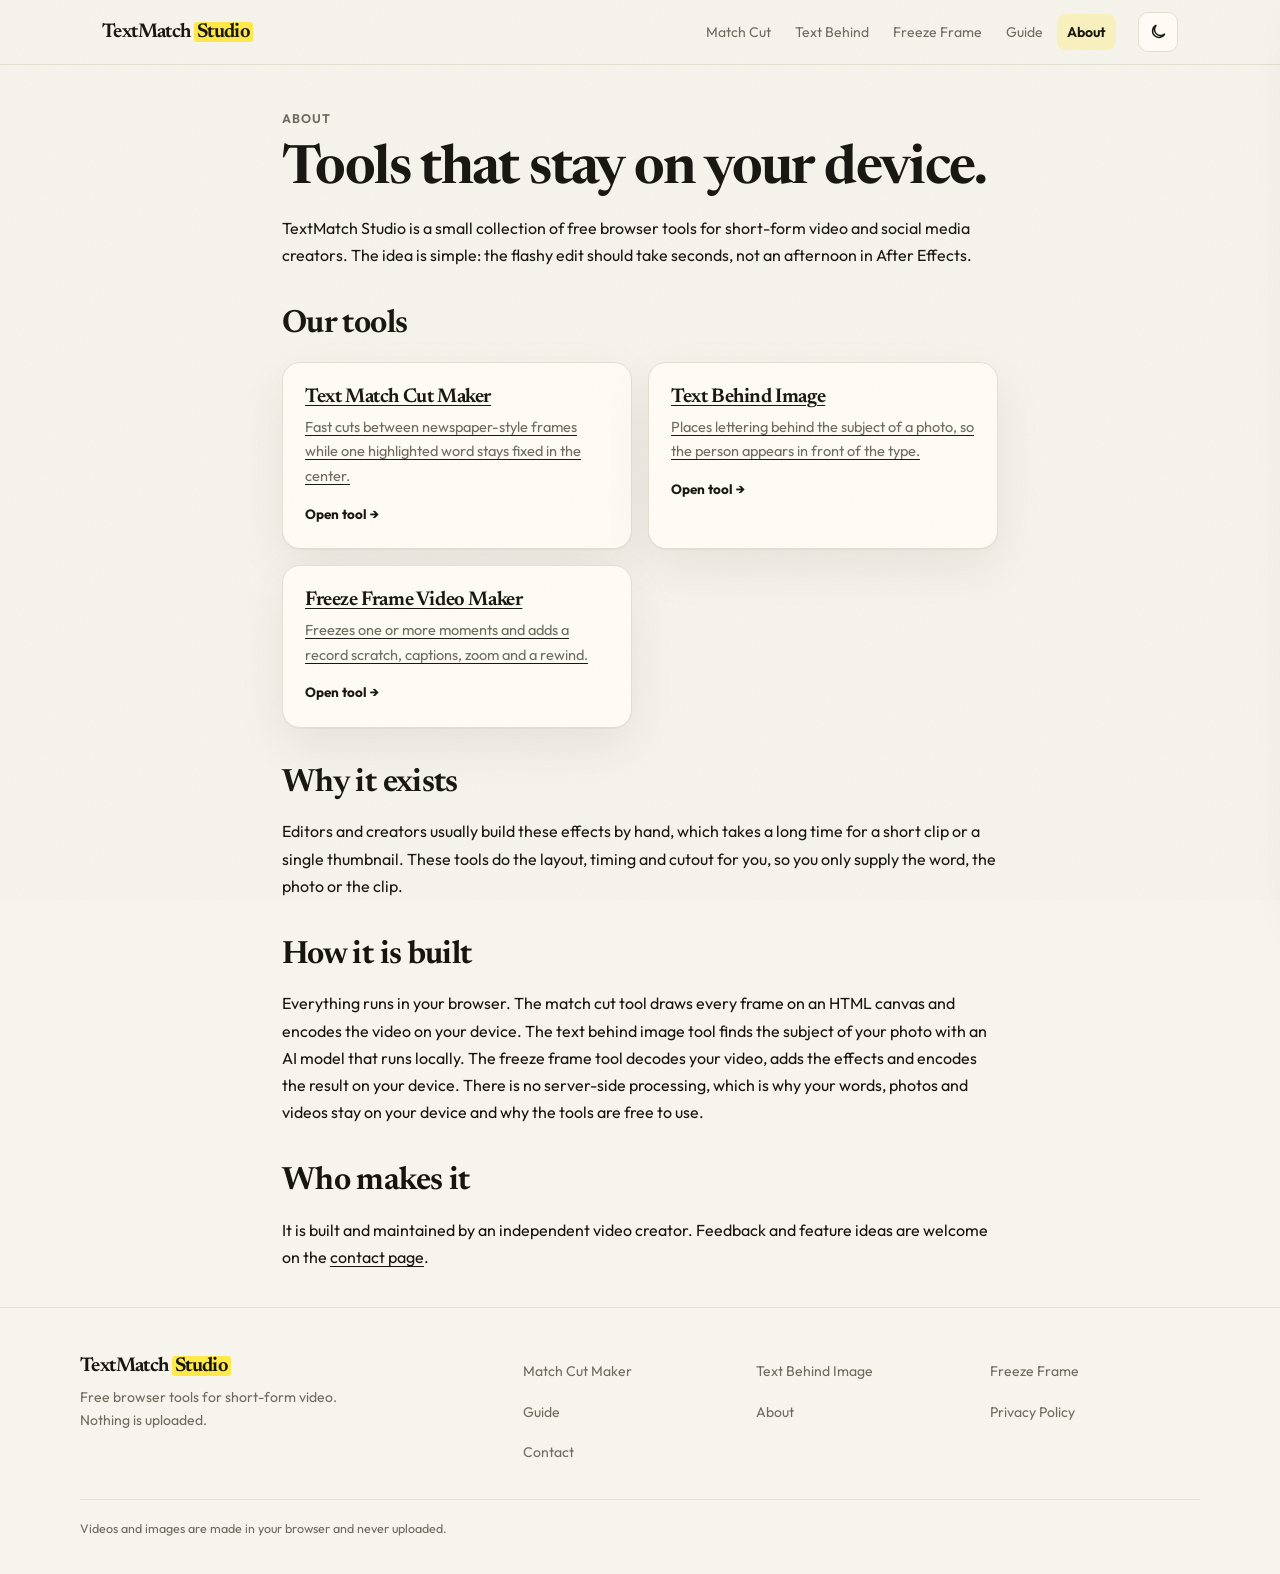
<file: about.html>
<!DOCTYPE html>
<html lang="en">
<head>
  <meta charset="utf-8">
  <meta name="viewport" content="width=device-width, initial-scale=1, viewport-fit=cover">
  <script>(function(){try{var t=localStorage.getItem('theme');document.documentElement.setAttribute('data-theme',t==='dark'||(!t&&matchMedia('(prefers-color-scheme: dark)').matches)?'dark':'light')}catch(e){}})();</script>
  <title>About – TextMatch Studio</title>
  <meta name="description" content="TextMatch Studio is a small collection of free browser tools for short-form video and social media creators. Nothing is uploaded.">
  <link rel="canonical" href="https://textmatchstudio.com/about">
  <link rel="preconnect" href="https://fonts.googleapis.com">
  <link rel="preconnect" href="https://fonts.gstatic.com" crossorigin>
  <link href="https://fonts.googleapis.com/css2?family=Newsreader:opsz,wght@6..72,500;6..72,650;6..72,700&family=Outfit:wght@400;500;600;700&display=swap" rel="stylesheet">
  <link rel="stylesheet" href="assets/css/styles.css">
</head>
<body>
  <a href="#main" class="skip-link">Skip to content</a>
  <header class="site-h">
    <div class="in">
      <a class="logo" href="/">TextMatch <mark>Studio</mark></a>
      <nav class="links" aria-label="Main">
        <a href="/">Match Cut</a>
        <a href="/text-behind-image">Text Behind</a>
        <a href="/freeze-frame-video-maker">Freeze Frame</a>
        <a href="/text-match-cut-generator">Guide</a>
        <a href="/about" aria-current="page">About</a>
      </nav>
      <button class="theme-toggle" type="button" aria-label="Toggle dark mode">
        <svg class="i-sun" viewBox="0 0 24 24" fill="none" stroke="currentColor" stroke-width="2" aria-hidden="true"><circle cx="12" cy="12" r="4"/><path d="M12 3v2M12 19v2M4.2 4.2l1.4 1.4M18.4 18.4l1.4 1.4M3 12h2M19 12h2M4.2 19.8l1.4-1.4M18.4 5.6l1.4-1.4"/></svg>
        <svg class="i-moon" viewBox="0 0 24 24" fill="none" stroke="currentColor" stroke-width="2" aria-hidden="true"><path d="M21 14.3A8.5 8.5 0 1 1 9.7 3 7 7 0 0 0 21 14.3z"/></svg>
      </button>
      <button class="nav-toggle" aria-label="Open menu" aria-expanded="false" aria-controls="mobile-menu"><span></span><span></span><span></span></button>
    </div>
  </header>
  <div class="overlay" id="overlay"></div>
  <nav class="mobile-menu" id="mobile-menu" aria-label="Mobile">
    <button class="close-btn" aria-label="Close menu">✕</button>
    <nav>
      <a href="/">Match Cut</a>
      <a href="/text-behind-image">Text Behind Image</a>
      <a href="/freeze-frame-video-maker">Freeze Frame Video Maker</a>
      <a href="/text-match-cut-generator">Guide</a>
      <a href="/about" aria-current="page">About</a>
      <a href="/contact">Contact</a>
      <a href="/privacy">Privacy Policy</a>
    </nav>
    <div class="theme-row"><span>Appearance</span>
      <button class="theme-toggle" type="button" aria-label="Toggle dark mode">
        <svg class="i-sun" viewBox="0 0 24 24" fill="none" stroke="currentColor" stroke-width="2" aria-hidden="true"><circle cx="12" cy="12" r="4"/><path d="M12 3v2M12 19v2M4.2 4.2l1.4 1.4M18.4 18.4l1.4 1.4M3 12h2M19 12h2M4.2 19.8l1.4-1.4M18.4 5.6l1.4-1.4"/></svg>
        <svg class="i-moon" viewBox="0 0 24 24" fill="none" stroke="currentColor" stroke-width="2" aria-hidden="true"><path d="M21 14.3A8.5 8.5 0 1 1 9.7 3 7 7 0 0 0 21 14.3z"/></svg>
      </button>
    </div>
  </nav>

  <main class="page" id="main">
    <article class="prose-page">
      <span class="kicker">About</span>
      <h1>Tools that stay on your device.</h1>
      <p>TextMatch Studio is a small collection of free browser tools for short-form video and social media creators. The idea is simple: the flashy edit should take seconds, not an afternoon in After Effects.</p>

      <h2>Our tools</h2>
      <div class="tcards" style="margin: 18px 0 28px">
        <a class="tcard" href="/">
          <div>
            <h3>Text Match Cut Maker</h3>
            <p>Fast cuts between newspaper-style frames while one highlighted word stays fixed in the center.</p>
            <span class="go2">Open tool →</span>
          </div>
        </a>
        <a class="tcard" href="/text-behind-image">
          <div>
            <h3>Text Behind Image</h3>
            <p>Places lettering behind the subject of a photo, so the person appears in front of the type.</p>
            <span class="go2">Open tool →</span>
          </div>
        </a>
        <a class="tcard" href="/freeze-frame-video-maker">
          <div>
            <h3>Freeze Frame Video Maker</h3>
            <p>Freezes one or more moments and adds a record scratch, captions, zoom and a rewind.</p>
            <span class="go2">Open tool →</span>
          </div>
        </a>
      </div>

      <h2>Why it exists</h2>
      <p>Editors and creators usually build these effects by hand, which takes a long time for a short clip or a single thumbnail. These tools do the layout, timing and cutout for you, so you only supply the word, the photo or the clip.</p>

      <h2>How it is built</h2>
      <p>Everything runs in your browser. The match cut tool draws every frame on an HTML canvas and encodes the video on your device. The text behind image tool finds the subject of your photo with an AI model that runs locally. The freeze frame tool decodes your video, adds the effects and encodes the result on your device. There is no server-side processing, which is why your words, photos and videos stay on your device and why the tools are free to use.</p>

      <h2>Who makes it</h2>
      <p>It is built and maintained by an independent video creator. Feedback and feature ideas are welcome on the <a href="/contact">contact page</a>.</p>
    </article>

    <footer class="site-f">
      <div class="footer-grid">
        <div class="footer-brand">
          <div class="logo">TextMatch <mark>Studio</mark></div>
          <p>Free browser tools for short-form video. Nothing is uploaded.</p>
        </div>
        <div class="footer-links">
          <a href="/">Match Cut Maker</a>
          <a href="/text-behind-image">Text Behind Image</a>
          <a href="/freeze-frame-video-maker">Freeze Frame</a>
          <a href="/text-match-cut-generator">Guide</a>
          <a href="/about">About</a>
          <a href="/privacy">Privacy Policy</a>
          <a href="/contact">Contact</a>
        </div>
      </div>
      <div class="footer-note">Videos and images are made in your browser and never uploaded.</div>
    </footer>
  </main>
  <script src="assets/js/site.js"></script>
</body>
</html>
</file>
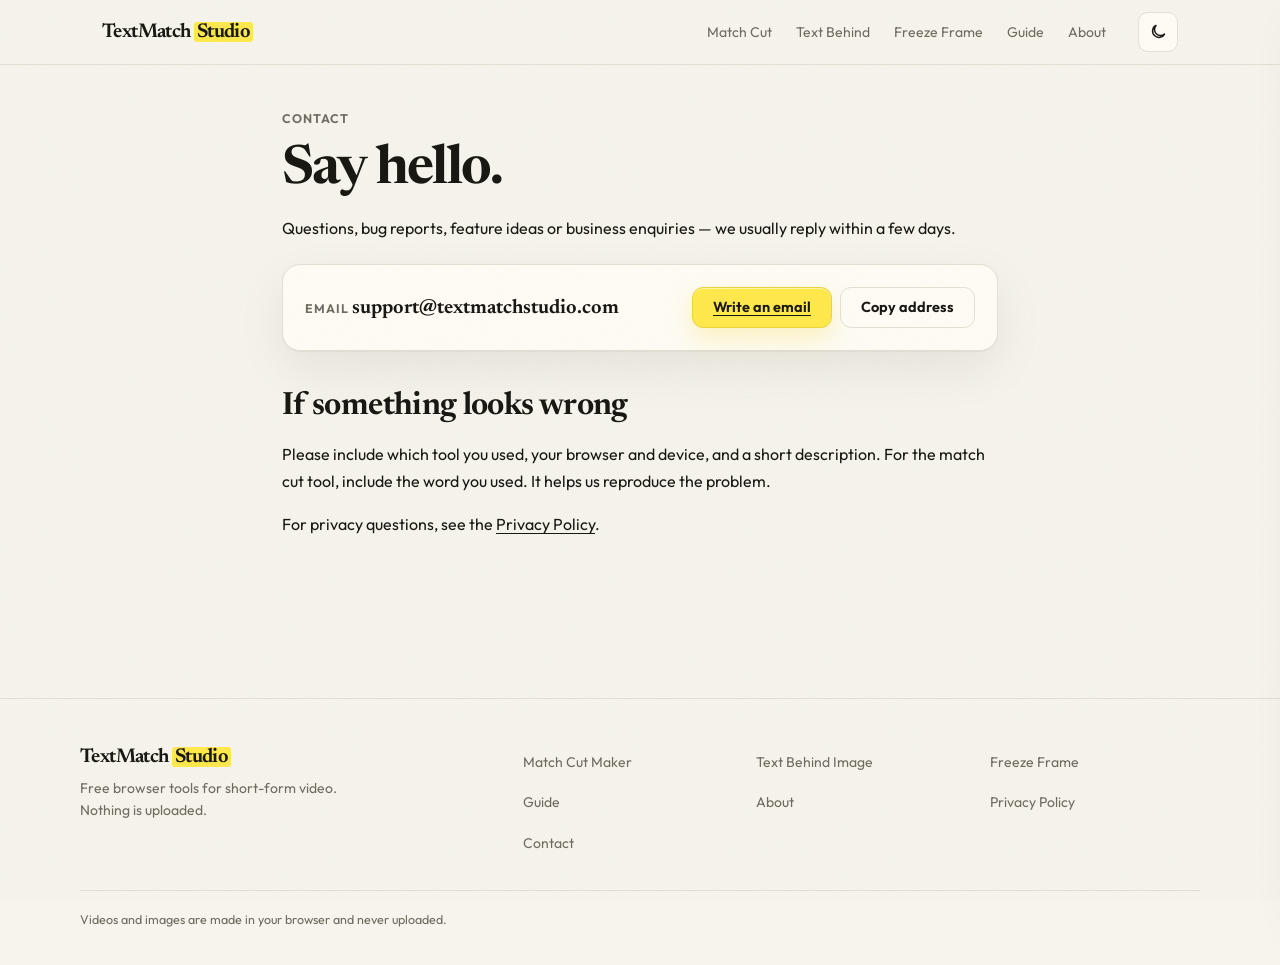
<file: contact.html>
<!DOCTYPE html>
<html lang="en">
<head>
  <meta charset="utf-8">
  <meta name="viewport" content="width=device-width, initial-scale=1, viewport-fit=cover">
  <script>(function(){try{var t=localStorage.getItem('theme');document.documentElement.setAttribute('data-theme',t==='dark'||(!t&&matchMedia('(prefers-color-scheme: dark)').matches)?'dark':'light')}catch(e){}})();</script>
  <title>Contact – TextMatch Studio</title>
  <meta name="description" content="Questions, bug reports or feature ideas for TextMatch Studio. Email support@textmatchstudio.com.">
  <link rel="canonical" href="https://textmatchstudio.com/contact">
  <link rel="preconnect" href="https://fonts.googleapis.com">
  <link rel="preconnect" href="https://fonts.gstatic.com" crossorigin>
  <link href="https://fonts.googleapis.com/css2?family=Newsreader:opsz,wght@6..72,500;6..72,650;6..72,700&family=Outfit:wght@400;500;600;700&display=swap" rel="stylesheet">
  <link rel="stylesheet" href="assets/css/styles.css">
</head>
<body>
  <a href="#main" class="skip-link">Skip to content</a>
  <header class="site-h">
    <div class="in">
      <a class="logo" href="/">TextMatch <mark>Studio</mark></a>
      <nav class="links" aria-label="Main">
        <a href="/">Match Cut</a>
        <a href="/text-behind-image">Text Behind</a>
        <a href="/freeze-frame-video-maker">Freeze Frame</a>
        <a href="/text-match-cut-generator">Guide</a>
        <a href="/about">About</a>
      </nav>
      <button class="theme-toggle" type="button" aria-label="Toggle dark mode">
        <svg class="i-sun" viewBox="0 0 24 24" fill="none" stroke="currentColor" stroke-width="2" aria-hidden="true"><circle cx="12" cy="12" r="4"/><path d="M12 3v2M12 19v2M4.2 4.2l1.4 1.4M18.4 18.4l1.4 1.4M3 12h2M19 12h2M4.2 19.8l1.4-1.4M18.4 5.6l1.4-1.4"/></svg>
        <svg class="i-moon" viewBox="0 0 24 24" fill="none" stroke="currentColor" stroke-width="2" aria-hidden="true"><path d="M21 14.3A8.5 8.5 0 1 1 9.7 3 7 7 0 0 0 21 14.3z"/></svg>
      </button>
      <button class="nav-toggle" aria-label="Open menu" aria-expanded="false" aria-controls="mobile-menu"><span></span><span></span><span></span></button>
    </div>
  </header>
  <div class="overlay" id="overlay"></div>
  <nav class="mobile-menu" id="mobile-menu" aria-label="Mobile">
    <button class="close-btn" aria-label="Close menu">✕</button>
    <nav>
      <a href="/">Match Cut</a>
      <a href="/text-behind-image">Text Behind Image</a>
      <a href="/freeze-frame-video-maker">Freeze Frame Video Maker</a>
      <a href="/text-match-cut-generator">Guide</a>
      <a href="/about">About</a>
      <a href="/contact" aria-current="page">Contact</a>
      <a href="/privacy">Privacy Policy</a>
    </nav>
    <div class="theme-row"><span>Appearance</span>
      <button class="theme-toggle" type="button" aria-label="Toggle dark mode">
        <svg class="i-sun" viewBox="0 0 24 24" fill="none" stroke="currentColor" stroke-width="2" aria-hidden="true"><circle cx="12" cy="12" r="4"/><path d="M12 3v2M12 19v2M4.2 4.2l1.4 1.4M18.4 18.4l1.4 1.4M3 12h2M19 12h2M4.2 19.8l1.4-1.4M18.4 5.6l1.4-1.4"/></svg>
        <svg class="i-moon" viewBox="0 0 24 24" fill="none" stroke="currentColor" stroke-width="2" aria-hidden="true"><path d="M21 14.3A8.5 8.5 0 1 1 9.7 3 7 7 0 0 0 21 14.3z"/></svg>
      </button>
    </div>
  </nav>

  <main class="page" id="main">
    <article class="prose-page">
      <span class="kicker">Contact</span>
      <h1>Say hello.</h1>
      <p>Questions, bug reports, feature ideas or business enquiries — we usually reply within a few days.</p>

      <div class="card contact-card">
        <div>
          <div class="kicker">Email</div>
          <b>support@textmatchstudio.com</b>
        </div>
        <div style="display:flex;gap:8px;flex-wrap:wrap">
          <a class="btn primary" href="mailto:support@textmatchstudio.com">Write an email</a>
          <button class="btn" type="button" data-copy="support@textmatchstudio.com" data-copy-ok="Email copied">Copy address</button>
        </div>
      </div>

      <h2>If something looks wrong</h2>
      <p>Please include which tool you used, your browser and device, and a short description. For the match cut tool, include the word you used. It helps us reproduce the problem.</p>
      <p>For privacy questions, see the <a href="/privacy">Privacy Policy</a>.</p>
    </article>

    <footer class="site-f">
      <div class="footer-grid">
        <div class="footer-brand">
          <div class="logo">TextMatch <mark>Studio</mark></div>
          <p>Free browser tools for short-form video. Nothing is uploaded.</p>
        </div>
        <div class="footer-links">
          <a href="/">Match Cut Maker</a>
          <a href="/text-behind-image">Text Behind Image</a>
          <a href="/freeze-frame-video-maker">Freeze Frame</a>
          <a href="/text-match-cut-generator">Guide</a>
          <a href="/about">About</a>
          <a href="/privacy">Privacy Policy</a>
          <a href="/contact">Contact</a>
        </div>
      </div>
      <div class="footer-note">Videos and images are made in your browser and never uploaded.</div>
    </footer>
  </main>
  <script src="assets/js/site.js"></script>
</body>
</html>
</file>
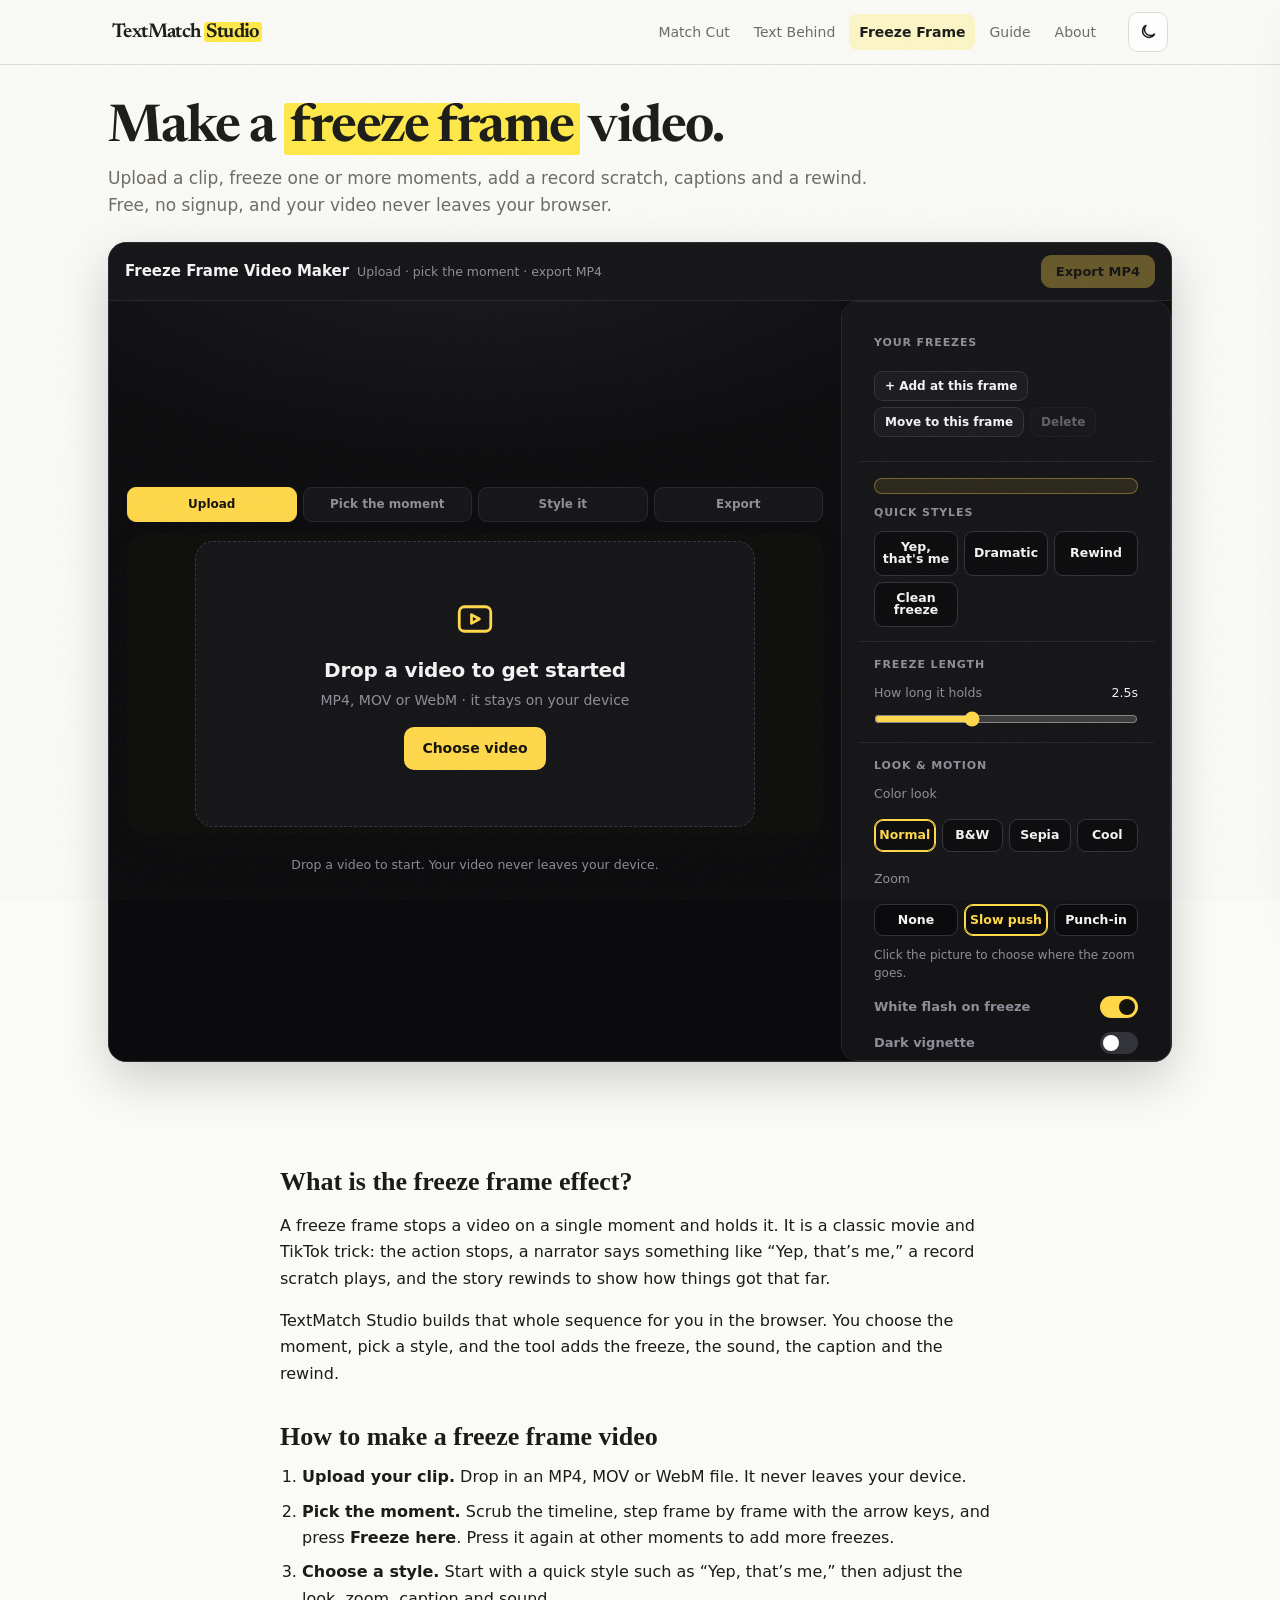
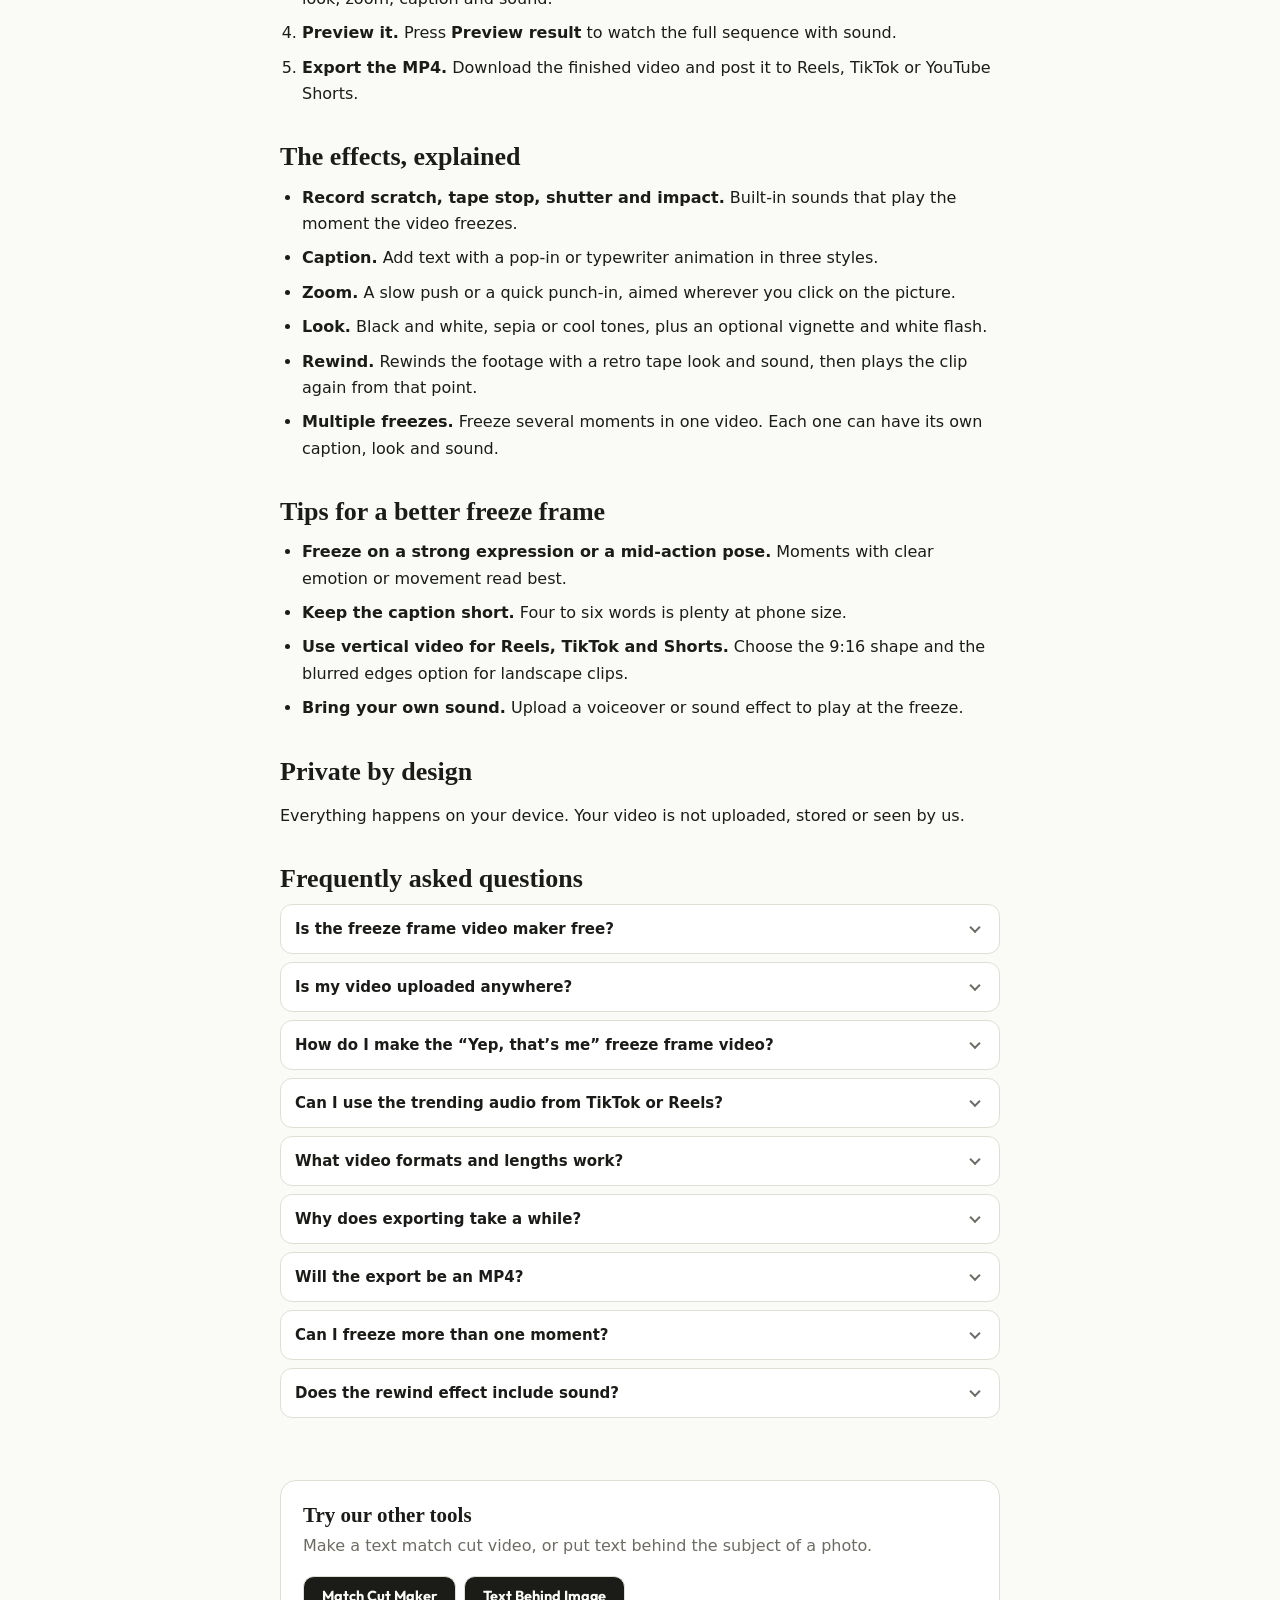
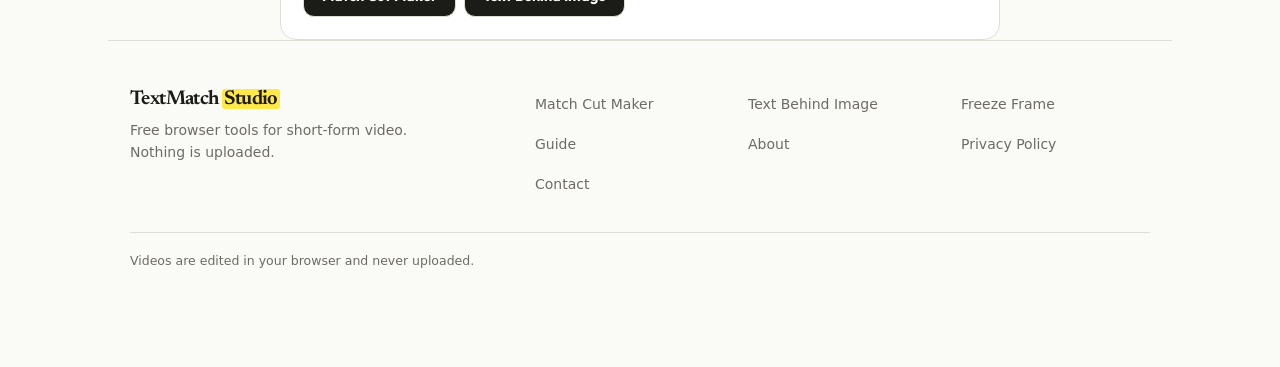
<file: freeze-frame-video-maker.html>
<!DOCTYPE html>
<html lang="en">
<head>
<script async src="https://pagead2.googlesyndication.com/pagead/js/adsbygoogle.js?client=ca-pub-7495310483429706"
     crossorigin="anonymous"></script>
<meta charset="utf-8">
<meta name="viewport" content="width=device-width, initial-scale=1, viewport-fit=cover">
<script>(function(){try{var t=localStorage.getItem('theme');document.documentElement.setAttribute('data-theme',t==='dark'||(!t&&matchMedia('(prefers-color-scheme: dark)').matches)?'dark':'light')}catch(e){}})();</script>
<title>Freeze Frame Video Maker – Free Online Tool | TextMatch Studio</title>
<meta name="description" content="Make a freeze frame video for free. Freeze the perfect moment, add a record scratch, caption and rewind, and export an MP4. No signup, runs in your browser, nothing is uploaded.">
<link rel="canonical" href="https://textmatchstudio.com/freeze-frame-video-maker">
<meta property="og:type" content="website">
<meta property="og:url" content="https://textmatchstudio.com/freeze-frame-video-maker">
<meta property="og:title" content="Freeze Frame Video Maker – TextMatch Studio">
<meta property="og:description" content="Freeze the perfect moment, add a record scratch, caption and rewind. Free, no signup, nothing is uploaded.">
<meta property="og:site_name" content="TextMatch Studio">
<meta name="twitter:card" content="summary">
<meta name="twitter:title" content="Freeze Frame Video Maker – TextMatch Studio">
<meta name="twitter:description" content="Freeze the perfect moment, add a record scratch, caption and rewind. Free, runs in your browser.">
<link rel="preconnect" href="https://fonts.googleapis.com">
<link rel="preconnect" href="https://fonts.gstatic.com" crossorigin>
<link href="https://fonts.googleapis.com/css2?family=Anton&family=Inter:wght@600;800&family=Newsreader:opsz,wght@6..72,500;6..72,650;6..72,700&family=Outfit:wght@400;500;600;700&display=swap" rel="stylesheet">
<link rel="stylesheet" href="assets/css/styles.css">
<style>
:root{--bg:#FAFAF7;--fg:#1b1b18;--mut:#6d6b63;--card:#fff;--line:#e0ded4;--y:#FFE94A;--on-y:#1b1b18}
@media (prefers-color-scheme:dark){:root:not([data-theme="light"]){--bg:#15150f;--fg:#f1efe6;--mut:#a09d90;--card:#1f1f17;--line:#34332a}}
:root[data-theme="dark"]{--bg:#15150f;--fg:#f1efe6;--mut:#a09d90;--card:#1f1f17;--line:#34332a}
*{box-sizing:border-box}
html{scroll-behavior:smooth}
body{margin:0;background:var(--bg);color:var(--fg);font:16px/1.6 system-ui,-apple-system,BlinkMacSystemFont,"Segoe UI",Roboto,sans-serif}
main{max-width:1100px;margin:0 auto;padding:28px 18px 60px}
h1{font:700 clamp(30px,6vw,52px)/1.1 Georgia,"Times New Roman",serif;margin:8px 0 6px;letter-spacing:-.02em}
mark{background:var(--y);color:var(--on-y);padding:0 .12em}
p.sub{color:var(--mut);margin:0 0 22px}
a{color:var(--fg)}
.ad{margin:16px 0;text-align:center;overflow:hidden}
.ad:empty{display:none}
.ad small{display:block;font-size:10px;color:var(--mut);letter-spacing:.08em;text-transform:uppercase;margin-bottom:4px}

.site-h .in{max-width:1100px}
/* ---- the tool (always dark, like an editor) ---- */
.studio{--bg:#0b0b0d;--surface:#141417;--surface2:#1b1b1f;--line:#26262b;--line2:#33333a;--fg:#f4f4f5;--mut:#8e8e98;--acc:#ffd84a;--acc-fg:#14120a;
  background:var(--bg);color:var(--fg);border:1px solid #2b2b31;border-radius:18px;overflow:hidden;box-shadow:0 18px 50px rgba(0,0,0,.18);font-size:14px}
.studio button{font-family:inherit;cursor:pointer}
.studio .s-bar{display:flex;align-items:center;justify-content:space-between;gap:12px;flex-wrap:wrap;padding:12px 16px;border-bottom:1px solid var(--line);background:var(--surface)}
.studio .s-title{font-weight:700;font-size:15px}
.studio .s-title span{color:var(--mut);font-weight:400;font-size:12.5px;margin-left:8px}
.studio .s-actions{display:flex;gap:8px}
.studio .sbtn{border:1px solid var(--line2);background:var(--surface2);color:var(--fg);padding:8px 14px;border-radius:10px;font-weight:600;font-size:13px;transition:.15s}
.studio .sbtn:hover{border-color:#4a4a54}
.studio .sbtn.primary{background:var(--acc);color:var(--acc-fg);border-color:var(--acc)}
.studio .sbtn:disabled{opacity:.35;cursor:not-allowed}
.studio .s-body{display:grid;grid-template-columns:minmax(0,1fr) 330px}
@media(max-width:860px){.studio .s-body{grid-template-columns:1fr}.studio .panel{border-left:0!important;border-top:1px solid var(--line);max-height:none!important}.studio .s-title span{display:none}}
.studio .workspace{padding:18px;display:flex;flex-direction:column;align-items:center;justify-content:center;gap:12px;min-width:0;background:radial-gradient(900px 400px at 50% -10%,#1a1a20 0,transparent 60%),var(--bg)}
.studio .stage{width:100%;display:flex;align-items:center;justify-content:center;position:relative;min-height:440px}
.studio .drop{width:100%;max-width:560px;border:1.5px dashed var(--line2);border-radius:18px;padding:56px 22px;text-align:center;background:var(--surface);cursor:pointer;transition:.15s}
.studio .drop:hover,.studio .drop.dragover{border-color:var(--acc);background:#18170f}
.studio .drop svg{width:42px;height:42px;color:var(--acc);margin-bottom:12px}
.studio .drop h2{margin:0 0 6px;font:700 20px/1.25 system-ui,sans-serif;letter-spacing:-.01em;color:var(--fg)}
.studio .drop p{margin:0;color:var(--mut)}
.studio .drop .pill{display:inline-block;margin-top:16px;background:var(--acc);color:var(--acc-fg);font-weight:700;padding:10px 18px;border-radius:10px}
.studio .cvwrap{position:relative;display:none;line-height:0;border-radius:10px;overflow:hidden;box-shadow:0 16px 50px rgba(0,0,0,.55),0 0 0 1px var(--line)}
.studio .cvwrap canvas{display:block;touch-action:none;cursor:grab}
.studio .cvwrap canvas.dragging{cursor:grabbing}
.studio .guide{position:absolute;border:1.5px dashed rgba(255,255,255,.75);border-radius:4px;pointer-events:none;opacity:0;transition:opacity .15s;box-shadow:0 0 0 1px rgba(0,0,0,.35)}
.studio .cvwrap:hover .guide,.studio .cvwrap.active .guide{opacity:1}
.studio .loading{position:absolute;inset:0;background:rgba(11,11,13,.72);backdrop-filter:blur(3px);display:none;align-items:center;justify-content:center;flex-direction:column;gap:12px;font-weight:600;z-index:3;line-height:1.4}
.studio .spin{width:28px;height:28px;border:3px solid #ffffff30;border-top-color:var(--acc);border-radius:50%;animation:sp .8s linear infinite}
@keyframes sp{to{transform:rotate(360deg)}}
.studio .hint{color:var(--mut);font-size:12.5px;min-height:18px;text-align:center}
.studio .hint.err{color:#ff8a8a}
.studio .hint b{color:var(--fg);font-weight:600}
.studio .panel{border-left:1px solid var(--line);background:var(--surface);overflow-y:auto;max-height:660px}
.studio .sec{padding:16px 16px 14px;border-bottom:1px solid var(--line)}
.studio .sec:last-child{border-bottom:0}
.studio .sec h3{margin:0 0 12px;font:700 11px/1.2 system-ui,sans-serif;letter-spacing:.08em;text-transform:uppercase;color:var(--mut)}
.studio .field{display:flex;flex-direction:column;gap:7px;margin-bottom:13px}
.studio .field:last-child{margin-bottom:0}
.studio .lbl{display:flex;justify-content:space-between;font-size:12.5px;color:var(--mut);font-weight:500}
.studio .lbl em{font-style:normal;color:var(--fg);font-variant-numeric:tabular-nums}
.studio textarea,.studio select{width:100%;background:var(--bg);color:var(--fg);border:1px solid var(--line2);border-radius:10px;padding:10px 12px;font:inherit;font-size:14px;outline:none;transition:.15s}
.studio textarea{resize:none;font-weight:600}
.studio textarea:focus,.studio select:focus{border-color:var(--acc)}
.studio input[type=range]{width:100%;accent-color:var(--acc);height:18px;margin:0}
.studio .chips{display:grid;grid-template-columns:repeat(4,1fr);gap:6px}
.studio .chip{background:var(--bg);color:var(--fg);border:1px solid var(--line2);border-radius:9px;padding:9px 0;font-size:18px;line-height:1;transition:.15s}
.studio .chip:hover{border-color:#55555f}
.studio .chip.on{border-color:var(--acc);box-shadow:0 0 0 1px var(--acc) inset;color:var(--acc)}
.studio .presets{display:grid;grid-template-columns:repeat(3,1fr);gap:6px}
.studio .presets .chip{font-size:12px;font-weight:600;padding:10px 4px;font-family:system-ui,sans-serif}
.studio .seg{display:grid;grid-template-columns:1fr 1fr;background:var(--bg);border:1px solid var(--line2);border-radius:10px;padding:3px;gap:3px}
.studio .seg button{background:transparent;border:0;color:var(--mut);padding:8px;border-radius:8px;font-weight:600;font-size:13px}
.studio .seg button.on{background:var(--surface2);color:var(--fg);box-shadow:0 0 0 1px var(--line2) inset}
.studio .colors{display:flex;gap:8px;align-items:center}
.studio .colors input[type=color]{width:36px;height:36px;padding:0;border:1px solid var(--line2);border-radius:50%;background:none;overflow:hidden;cursor:pointer}
.studio .colors input[type=color]::-webkit-color-swatch-wrapper{padding:0}
.studio .colors input[type=color]::-webkit-color-swatch{border:0;border-radius:50%}
.studio .sw{width:26px;height:26px;border-radius:50%;border:2px solid var(--line2);padding:0}
.studio .sw:hover{transform:scale(1.1)}
.studio .toggle{display:flex;align-items:center;justify-content:space-between;font-size:13px}
.studio .toggle input{appearance:none;-webkit-appearance:none;width:38px;height:22px;background:var(--line2);border-radius:99px;position:relative;cursor:pointer;transition:.15s;margin:0}
.studio .toggle input::after{content:"";position:absolute;top:3px;left:3px;width:16px;height:16px;border-radius:50%;background:#fff;transition:.15s}
.studio .toggle input:checked{background:var(--acc)}
.studio .toggle input:checked::after{left:19px;background:var(--acc-fg)}
.studio .tip{padding:12px 16px;color:var(--mut);font-size:12px;line-height:1.5}

@media(max-width:860px){.studio .stage{min-height:240px}}
/* ---- content ---- */
.info{max-width:720px;margin:48px auto 0}
.info h2{font:700 26px/1.2 Georgia,"Times New Roman",serif;margin:34px 0 10px}
.info p,.info li{line-height:1.65}
.info li{margin-bottom:8px}
details.faq{border:1px solid var(--line);background:var(--card);border-radius:12px;padding:12px 14px;margin:8px 0}
details.faq summary{cursor:pointer;font-weight:600}
details.faq p{margin:8px 0 0;color:var(--mut)}
.cross{max-width:720px;margin:34px auto 0;background:var(--card);border:1px solid var(--line);border-radius:16px;padding:22px;display:flex;gap:18px;align-items:center;justify-content:space-between;flex-wrap:wrap}
.cross h2{font:700 21px/1.2 Georgia,serif;margin:0 0 4px}
.cross p{margin:0;color:var(--mut)}
.cross a.btn{display:inline-block;padding:12px 18px;border-radius:11px;background:var(--fg);color:var(--bg);text-decoration:none;font-weight:700}
#cb{display:none;position:fixed;left:12px;right:12px;bottom:calc(12px + env(safe-area-inset-bottom,0px));max-width:620px;margin:0 auto;background:var(--card);border:1px solid var(--line);border-radius:14px;padding:14px;gap:12px;align-items:center;flex-wrap:wrap;font-size:13px;box-shadow:0 8px 30px rgba(0,0,0,.2);z-index:9}
#cb p{margin:0;flex:1 1 260px}
#cb button{padding:9px 14px;border-radius:10px;border:1px solid var(--line);background:var(--bg);color:var(--fg);font:inherit;cursor:pointer}
#cb button.p{background:var(--y);color:var(--on-y);border-color:var(--y);font-weight:600}

/* ---- freeze frame tool ---- */
.studio .steps{list-style:none;display:flex;gap:6px;margin:0;padding:0;width:100%;flex-wrap:wrap}
.studio .steps li{flex:1 1 0;min-width:84px;text-align:center;font-size:12px;font-weight:600;color:var(--mut);padding:7px 6px;border:1px solid var(--line);border-radius:9px;background:var(--surface)}
.studio .steps li.on{color:var(--acc-fg);background:var(--acc);border-color:var(--acc)}
.studio .steps li.done{color:var(--fg);border-color:var(--line2)}
.studio .steps li.done::before{content:"\2713  ";color:var(--acc)}
.studio .stage{min-height:300px}
.studio .badge{position:absolute;left:10px;top:10px;background:rgba(0,0,0,.6);color:#fff;font-size:11.5px;font-weight:600;padding:4px 9px;border-radius:99px;pointer-events:none;line-height:1.3;backdrop-filter:blur(4px)}
.studio .focus{display:none;position:absolute;width:30px;height:30px;margin:-15px 0 0 -15px;border:2px solid #fff;border-radius:50%;box-shadow:0 0 0 1px rgba(0,0,0,.5);pointer-events:none}
.studio .focus::after{content:"";position:absolute;left:50%;top:50%;width:4px;height:4px;margin:-2px;background:#fff;border-radius:50%}
.studio .cvwrap canvas{cursor:default}
.studio .pbar{display:none;width:220px;height:6px;border-radius:9px;background:#ffffff26;overflow:hidden}
.studio .pbar i{display:block;height:100%;width:0;background:var(--acc);transition:width .15s}
.studio .loading{padding:20px;text-align:center}
.studio .transport{width:100%;display:flex;flex-direction:column;gap:10px}
.studio .tl{position:relative;padding-top:6px}
.studio .tl input[type=range]{width:100%;height:22px}
.studio .mk{position:absolute;top:0;width:3px;height:10px;margin-left:-1.5px;background:var(--acc);border-radius:2px;pointer-events:none}
.studio .trow{display:flex;gap:8px;align-items:center;flex-wrap:wrap}
.studio .tbtns{display:flex;gap:4px}
.studio .tb{background:var(--surface2);color:var(--fg);border:1px solid var(--line2);border-radius:8px;padding:7px 9px;font-size:12px;font-weight:600;min-width:38px}
.studio .tb:hover{border-color:#55555f}
.studio .tb.play{min-width:44px;background:var(--surface);}
.studio .time{font-variant-numeric:tabular-nums;color:var(--mut);font-size:12.5px;margin-right:auto;white-space:nowrap}
.studio .result{width:100%;background:var(--surface);border:1px solid var(--line2);border-radius:14px;padding:14px;display:flex;gap:14px;align-items:center;flex-wrap:wrap}
.studio .result video{max-height:260px;max-width:100%;border-radius:10px;background:#000}
.studio .result .rinfo{flex:1 1 200px;color:var(--mut);font-size:13px;line-height:1.5}
.studio .result a.dl{display:inline-block;margin-top:10px;background:var(--acc);color:var(--acc-fg);font-weight:800;padding:11px 18px;border-radius:10px;text-decoration:none}
.studio .chips.c2{grid-template-columns:repeat(2,1fr)}
.studio .chips.c3{grid-template-columns:repeat(3,1fr)}
.studio .chips.c4{grid-template-columns:repeat(4,1fr)}
.studio .chips .chip,.studio .presets .chip{font-size:12.5px;font-weight:600;padding:9px 4px;font-family:system-ui,sans-serif}
.studio .seg.n3{grid-template-columns:repeat(3,1fr)}
.studio .seg.n2{grid-template-columns:repeat(2,1fr)}
.studio .note{font-size:12px;color:var(--mut);line-height:1.45}
.studio .file{display:flex;align-items:center;gap:8px;flex-wrap:wrap;font-size:12.5px;color:var(--mut)}
.studio .file label.btnl{background:var(--surface2);border:1px solid var(--line2);color:var(--fg);padding:7px 11px;border-radius:9px;font-weight:600;cursor:pointer;font-size:12.5px}
.studio .file button{background:none;border:0;color:var(--mut);text-decoration:underline;font-size:12px;padding:0}
.studio .panel{max-height:760px}
.studio .kbd{font-family:ui-monospace,Menlo,Consolas,monospace;background:var(--bg);border:1px solid var(--line2);border-radius:5px;padding:0 5px;font-size:11px}
@media(max-width:860px){.studio .stage{min-height:200px}}
.studio .tl .marks{position:absolute;left:0;right:0;top:0;height:10px;pointer-events:none}
.studio .mk{background:var(--acc);width:3px;height:10px;position:absolute;top:0;margin-left:-1.5px;border-radius:2px}
.studio .mk.act{background:#fff;height:13px;width:4px;margin-left:-2px;box-shadow:0 0 0 1px rgba(0,0,0,.6)}
.studio .segbar{display:none;height:8px;margin:2px 9px 0;border-radius:6px;overflow:hidden;gap:2px;background:var(--line)}
.studio .sg{min-width:2px;display:block}
.studio .sg.play{background:#4a4a55}
.studio .sg.freeze{background:var(--acc)}
.studio .sg.rewind{background:#6c8cff}
.studio .legend{display:none;font-size:11.5px;color:var(--mut);margin:0 9px}
.studio .legend b{display:inline-block;width:9px;height:9px;border-radius:3px;margin:0 4px 0 10px;vertical-align:-1px}
.studio .legend b:first-child{margin-left:0}
.studio .fzlist{display:flex;gap:6px;flex-wrap:wrap;margin-bottom:10px}
.studio .fz{background:var(--bg);color:var(--fg);border:1px solid var(--line2);border-radius:99px;padding:6px 11px;font-size:12.5px;font-weight:600;font-variant-numeric:tabular-nums}
.studio .fz:hover{border-color:#55555f}
.studio .fz.on{border-color:var(--acc);box-shadow:0 0 0 1px var(--acc) inset;color:var(--acc)}
.studio .fz.dim{opacity:.45;text-decoration:line-through}
.studio .minis{display:flex;gap:6px;flex-wrap:wrap;margin-bottom:10px}
.studio .mini{background:var(--surface2);color:var(--fg);border:1px solid var(--line2);border-radius:9px;padding:7px 10px;font-size:12px;font-weight:600}
.studio .mini:hover:not(:disabled){border-color:#55555f}
.studio .mini:disabled{opacity:.35;cursor:not-allowed}
.studio .banner{background:rgba(255,216,74,.1);border:1px solid rgba(255,216,74,.35);color:var(--acc);border-radius:9px;padding:7px 10px;font-size:12px;font-weight:600;margin-bottom:12px}
</style>
</head>
<body>

<header class="site-h">
  <div class="in">
    <a class="logo" href="/">TextMatch <mark>Studio</mark></a>
    <nav class="links" aria-label="Main">
      <a href="/">Match Cut</a>
      <a href="/text-behind-image">Text Behind</a>
      <a href="/freeze-frame-video-maker" aria-current="page">Freeze Frame</a>
      <a href="/text-match-cut-generator">Guide</a>
      <a href="/about">About</a>
    </nav>
    <button class="theme-toggle" type="button" aria-label="Toggle dark mode">
      <svg class="i-sun" viewBox="0 0 24 24" fill="none" stroke="currentColor" stroke-width="2" aria-hidden="true"><circle cx="12" cy="12" r="4"/><path d="M12 3v2M12 19v2M4.2 4.2l1.4 1.4M18.4 18.4l1.4 1.4M3 12h2M19 12h2M4.2 19.8l1.4-1.4M18.4 5.6l1.4-1.4"/></svg>
      <svg class="i-moon" viewBox="0 0 24 24" fill="none" stroke="currentColor" stroke-width="2" aria-hidden="true"><path d="M21 14.3A8.5 8.5 0 1 1 9.7 3 7 7 0 0 0 21 14.3z"/></svg>
    </button>
    <button class="nav-toggle" aria-label="Open menu" aria-expanded="false" aria-controls="mobile-menu"><span></span><span></span><span></span></button>
  </div>
</header>
<div class="overlay" id="overlay"></div>
<nav class="mobile-menu" id="mobile-menu" aria-label="Mobile">
  <button class="close-btn" aria-label="Close menu">✕</button>
  <nav>
    <a href="/">Match Cut</a>
    <a href="/text-behind-image">Text Behind Image</a>
    <a href="/freeze-frame-video-maker" aria-current="page">Freeze Frame Video Maker</a>
    <a href="/text-match-cut-generator">Guide</a>
    <a href="/about">About</a>
    <a href="/contact">Contact</a>
    <a href="/privacy">Privacy Policy</a>
  </nav>
  <div class="theme-row"><span>Appearance</span>
    <button class="theme-toggle" type="button" aria-label="Toggle dark mode">
      <svg class="i-sun" viewBox="0 0 24 24" fill="none" stroke="currentColor" stroke-width="2" aria-hidden="true"><circle cx="12" cy="12" r="4"/><path d="M12 3v2M12 19v2M4.2 4.2l1.4 1.4M18.4 18.4l1.4 1.4M3 12h2M19 12h2M4.2 19.8l1.4-1.4M18.4 5.6l1.4-1.4"/></svg>
      <svg class="i-moon" viewBox="0 0 24 24" fill="none" stroke="currentColor" stroke-width="2" aria-hidden="true"><path d="M21 14.3A8.5 8.5 0 1 1 9.7 3 7 7 0 0 0 21 14.3z"/></svg>
    </button>
  </div>
</nav>
<main>
  <div class="tool-intro">
    <h1>Make a <mark>freeze frame</mark> video.</h1>
    <p class="sub">Upload a clip, freeze one or more moments, add a record scratch, captions and a rewind. Free, no signup, and your video never leaves your browser.</p>
  </div>
  <div class="ad" id="ad-top"></div>

  <section class="studio" id="studio" aria-label="Freeze frame video maker">
    <div class="s-bar">
      <div class="s-title">Freeze Frame Video Maker<span>Upload · pick the moment · export MP4</span></div>
      <div class="s-actions">
        <button class="sbtn" id="newBtn" style="display:none">New video</button>
        <button class="sbtn primary" id="exportBtn" disabled>Export MP4</button>
      </div>
    </div>
    <div class="s-body">
      <div class="workspace">
        <ol class="steps" id="steps"><li class="on">Upload</li><li>Pick the moment</li><li>Style it</li><li>Export</li></ol>
        <div class="stage" id="stage">
          <div class="drop" id="drop">
            <svg viewBox="0 0 24 24" fill="none" stroke="currentColor" stroke-width="1.6" stroke-linecap="round" stroke-linejoin="round"><rect x="3" y="5" width="18" height="14" rx="3"/><path d="M10 9.5l4.5 2.5-4.5 2.5z"/></svg>
            <h2>Drop a video to get started</h2>
            <p>MP4, MOV or WebM · it stays on your device</p>
            <span class="pill">Choose video</span>
          </div>
          <div class="cvwrap" id="wrap">
            <canvas id="cv" width="360" height="640"></canvas>
            <div class="badge" id="badge"></div>
            <div class="focus" id="focus"></div>
            <div class="loading" id="loading"><div class="spin"></div><div id="loadMsg">Loading…</div><div class="pbar" id="pbar"><i id="pfill"></i></div><button class="sbtn" id="cancelBtn" style="display:none">Cancel</button></div>
          </div>
          <input type="file" id="file" accept="video/*,.mp4,.mov,.m4v,.webm" hidden>
        </div>
        <div class="transport" id="transport" style="display:none">
          <div class="tl"><input type="range" id="scrub" min="0" max="1000" value="0" aria-label="Video timeline"><div class="marks" id="marks"></div></div>
          <div class="segbar" id="segbar"></div>
          <div class="legend" id="legend"><b style="background:#4a4a55"></b>Clip<b style="background:var(--acc)"></b>Freeze<b style="background:#6c8cff"></b>Rewind</div>
          <div class="trow">
            <div class="tbtns">
              <button class="tb" id="b-1s" title="Back 1 second">−1s</button>
              <button class="tb" id="b-1f" title="Back one frame">◀|</button>
              <button class="tb play" id="playBtn" title="Play or pause">▶</button>
              <button class="tb" id="f+1f" title="Forward one frame">|▶</button>
              <button class="tb" id="f+1s" title="Forward 1 second">+1s</button>
            </div>
            <div class="time" id="time">0:00.00 / 0:00.00</div>
            <button class="sbtn primary" id="freezeBtn" title="Freeze at the current frame (F)">❄ Freeze here</button>
            <button class="sbtn" id="previewBtn">▶ Preview result</button>
          </div>
        </div>
        <div class="hint" id="hint">Drop a video to start. Your video never leaves your device.</div>
        <div class="result" id="result" style="display:none">
          <video id="resVid" controls playsinline></video>
          <div class="rinfo"><b style="color:var(--fg);font-size:15px">Your video is ready</b><div id="resInfo"></div><a class="dl" id="resDl" href="#" download="freeze-frame.mp4">Download video</a></div>
        </div>
      </div>
      
<aside class="panel" id="panel">
  <div class="sec">
    <h3>Your freezes</h3>
    <div class="fzlist" id="fzList"></div>
    <div class="minis"><button type="button" class="mini" id="fzAdd">+ Add at this frame</button><button type="button" class="mini" id="fzMove">Move to this frame</button><button type="button" class="mini" id="fzDel">Delete</button></div>
    <div class="note" id="resLen"></div>
  </div>

  <div class="sec">
    <div class="banner" id="curBanner"></div>
    <h3>Quick styles</h3><div class="presets" id="presets"></div>
    <button type="button" class="mini" id="copyAll" style="margin-top:10px;display:none">Copy look &amp; sound to all freezes</button>
  </div>

  <div class="sec">
    <h3>Freeze length</h3>
    <div class="field"><div class="lbl">How long it holds <em id="v_dur"></em></div><input type="range" id="dur" min="0.5" max="6" step="0.1" value="2.5"></div>
  </div>

  <div class="sec">
    <h3>Look &amp; motion</h3>
    <div class="field"><div class="lbl">Color look</div><div class="chips c4" id="lookBox"></div></div>
    <div class="field"><div class="lbl">Zoom</div><div class="chips c3" id="zoomBox"></div><div class="note">Click the picture to choose where the zoom goes.</div></div>
    <label class="toggle" style="margin-bottom:12px">White flash on freeze <input type="checkbox" id="flash"></label>
    <label class="toggle">Dark vignette <input type="checkbox" id="vig"></label>
  </div>

  <div class="sec">
    <h3>Caption</h3>
    <div class="field"><textarea id="cap" rows="2" placeholder="Leave empty for no caption"></textarea></div>
    <div class="field"><div class="lbl">Style</div><div class="chips c3" id="capStyleBox"></div></div>
    <div class="field"><div class="lbl">Position</div><div class="seg n3" id="capPosBox"></div></div>
    <div class="field"><div class="lbl">Animation</div>
      <select id="capAnim" aria-label="Caption animation"><option value="pop">Pop in</option><option value="type">Typewriter</option><option value="none">None</option></select></div>
  </div>

  <div class="sec">
    <h3>Sound</h3>
    <div class="field"><div class="lbl">Sound at the freeze</div>
      <select id="sound" aria-label="Sound effect"><option value="scratch">Record scratch</option><option value="tape">Tape stop</option><option value="shutter">Camera shutter</option><option value="impact">Impact boom</option><option value="none">No sound effect</option></select></div>
    <label class="toggle" style="margin-bottom:12px">Mute original sound while frozen <input type="checkbox" id="mute"></label>
    <div class="file"><label class="btnl" for="sndFile">Add my own sound</label><input type="file" id="sndFile" accept="audio/*" hidden><span id="sndName">No custom sound</span><button type="button" id="sndClear" style="display:none">remove</button></div>
  </div>

  <div class="sec">
    <h3>After this freeze</h3>
    <div class="field"><div class="seg n3" id="afterBox"></div><div class="note">Stop ends the video on this freeze.</div></div>
    <div id="rewindBox">
      <div class="field"><div class="lbl">Rewind back <em id="v_rw"></em></div><input type="range" id="rwSec" min="1" max="10" step="1" value="3"></div>
      <div class="field"><div class="lbl">Rewind speed</div><div class="chips c3" id="rewindSpeedBox"></div><div class="note">After the rewind, the clip plays again from that point.</div></div>
    </div>
  </div>

  <div class="sec">
    <h3>Output (whole video)</h3>
    <div class="field"><div class="lbl">Shape</div><div class="chips c4" id="ratioBox"></div></div>
    <div class="field"><div class="lbl">If the shape is different</div><div class="seg n2" id="fitBox"></div></div>
    <div class="field"><div class="lbl">Quality</div><div class="chips c2" id="resBox"></div></div>
  </div>
  <div class="tip">Shortcuts: <span class="kbd">←</span> <span class="kbd">→</span> step one frame, <span class="kbd">Shift</span>+arrows jump 1 second, <span class="kbd">Space</span> play or pause, <span class="kbd">F</span> freeze here.</div>
</aside>

    </div>
  </section>

  <div class="ad" id="ad-bottom"></div>

  <section class="info">
    <h2>What is the freeze frame effect?</h2>
    <p>A freeze frame stops a video on a single moment and holds it. It is a classic movie and TikTok trick: the action stops, a narrator says something like “Yep, that’s me,” a record scratch plays, and the story rewinds to show how things got that far.</p>
    <p>TextMatch Studio builds that whole sequence for you in the browser. You choose the moment, pick a style, and the tool adds the freeze, the sound, the caption and the rewind.</p>

    <h2>How to make a freeze frame video</h2>
    <ol>
      <li><b>Upload your clip.</b> Drop in an MP4, MOV or WebM file. It never leaves your device.</li>
      <li><b>Pick the moment.</b> Scrub the timeline, step frame by frame with the arrow keys, and press <b>Freeze here</b>. Press it again at other moments to add more freezes.</li>
      <li><b>Choose a style.</b> Start with a quick style such as “Yep, that’s me,” then adjust the look, zoom, caption and sound.</li>
      <li><b>Preview it.</b> Press <b>Preview result</b> to watch the full sequence with sound.</li>
      <li><b>Export the MP4.</b> Download the finished video and post it to Reels, TikTok or YouTube Shorts.</li>
    </ol>

    <h2>The effects, explained</h2>
    <ul>
      <li><b>Record scratch, tape stop, shutter and impact.</b> Built-in sounds that play the moment the video freezes.</li>
      <li><b>Caption.</b> Add text with a pop-in or typewriter animation in three styles.</li>
      <li><b>Zoom.</b> A slow push or a quick punch-in, aimed wherever you click on the picture.</li>
      <li><b>Look.</b> Black and white, sepia or cool tones, plus an optional vignette and white flash.</li>
      <li><b>Rewind.</b> Rewinds the footage with a retro tape look and sound, then plays the clip again from that point.</li>
      <li><b>Multiple freezes.</b> Freeze several moments in one video. Each one can have its own caption, look and sound.</li>
    </ul>

    <h2>Tips for a better freeze frame</h2>
    <ul>
      <li><b>Freeze on a strong expression or a mid-action pose.</b> Moments with clear emotion or movement read best.</li>
      <li><b>Keep the caption short.</b> Four to six words is plenty at phone size.</li>
      <li><b>Use vertical video for Reels, TikTok and Shorts.</b> Choose the 9:16 shape and the blurred edges option for landscape clips.</li>
      <li><b>Bring your own sound.</b> Upload a voiceover or sound effect to play at the freeze.</li>
    </ul>

    <h2>Private by design</h2>
    <p>Everything happens on your device. Your video is not uploaded, stored or seen by us.</p>

    <h2 id="faq">Frequently asked questions</h2>
    <details class="faq"><summary>Is the freeze frame video maker free?</summary><p>Yes. TextMatch Studio is free to use, with no account, no signup and no watermark on your exported video.</p></details>
<details class="faq"><summary>Is my video uploaded anywhere?</summary><p>No. Your video is decoded, edited and encoded inside your browser. It is never uploaded to a server.</p></details>
<details class="faq"><summary>How do I make the “Yep, that’s me” freeze frame video?</summary><p>Upload your clip, pick the moment, press Freeze here and choose the “Yep, that’s me” style. It adds the freeze, the record scratch sound, the caption and a rewind back to the start of the story.</p></details>
<details class="faq"><summary>Can I use the trending audio from TikTok or Reels?</summary><p>We can’t include copyrighted trending clips. The tool makes its own record scratch, tape stop, shutter and impact sounds, and you can upload your own sound or voiceover to play at the freeze.</p></details>
<details class="faq"><summary>What video formats and lengths work?</summary><p>MP4, MOV and WebM files that your browser can play. Clips up to 5 minutes work, but short clips of 10 to 60 seconds export fastest.</p></details>
<details class="faq"><summary>Why does exporting take a while?</summary><p>The video is rendered frame by frame in your browser, so longer clips take longer. Keep the tab open and visible while it exports. Chrome and Edge on desktop are the fastest.</p></details>
<details class="faq"><summary>Will the export be an MP4?</summary><p>In Chrome, Edge and recent Safari the export is an MP4 (H.264). If your browser can’t do fast MP4 export, the tool records the result in real time and may save a WebM file instead.</p></details>
<details class="faq"><summary>Can I freeze more than one moment?</summary><p>Yes. Press Freeze here at each moment you want to freeze, up to eight in one video. Every freeze has its own caption, look, sound and rewind, and you can copy one freeze’s style to all of them.</p></details>
<details class="faq"><summary>Does the rewind effect include sound?</summary><p>Yes. The sound of the rewound section is played backwards at the rewind speed, with a tape whirr on top. You can choose 2×, 4× or 8× speed.</p></details>
  </section>
  <script type="application/ld+json">{"@context": "https://schema.org", "@type": "FAQPage", "mainEntity": [{"@type": "Question", "name": "Is the freeze frame video maker free?", "acceptedAnswer": {"@type": "Answer", "text": "Yes. TextMatch Studio is free to use, with no account, no signup and no watermark on your exported video."}}, {"@type": "Question", "name": "Is my video uploaded anywhere?", "acceptedAnswer": {"@type": "Answer", "text": "No. Your video is decoded, edited and encoded inside your browser. It is never uploaded to a server."}}, {"@type": "Question", "name": "How do I make the “Yep, that’s me” freeze frame video?", "acceptedAnswer": {"@type": "Answer", "text": "Upload your clip, pick the moment, press Freeze here and choose the “Yep, that’s me” style. It adds the freeze, the record scratch sound, the caption and a rewind back to the start of the story."}}, {"@type": "Question", "name": "Can I use the trending audio from TikTok or Reels?", "acceptedAnswer": {"@type": "Answer", "text": "We can’t include copyrighted trending clips. The tool makes its own record scratch, tape stop, shutter and impact sounds, and you can upload your own sound or voiceover to play at the freeze."}}, {"@type": "Question", "name": "What video formats and lengths work?", "acceptedAnswer": {"@type": "Answer", "text": "MP4, MOV and WebM files that your browser can play. Clips up to 5 minutes work, but short clips of 10 to 60 seconds export fastest."}}, {"@type": "Question", "name": "Why does exporting take a while?", "acceptedAnswer": {"@type": "Answer", "text": "The video is rendered frame by frame in your browser, so longer clips take longer. Keep the tab open and visible while it exports. Chrome and Edge on desktop are the fastest."}}, {"@type": "Question", "name": "Will the export be an MP4?", "acceptedAnswer": {"@type": "Answer", "text": "In Chrome, Edge and recent Safari the export is an MP4 (H.264). If your browser can’t do fast MP4 export, the tool records the result in real time and may save a WebM file instead."}}, {"@type": "Question", "name": "Can I freeze more than one moment?", "acceptedAnswer": {"@type": "Answer", "text": "Yes. Press Freeze here at each moment you want to freeze, up to eight in one video. Every freeze has its own caption, look, sound and rewind, and you can copy one freeze’s style to all of them."}}, {"@type": "Question", "name": "Does the rewind effect include sound?", "acceptedAnswer": {"@type": "Answer", "text": "Yes. The sound of the rewound section is played backwards at the rewind speed, with a tape whirr on top. You can choose 2×, 4× or 8× speed."}}]}</script>

  <div class="cross">
    <div><h2>Try our other tools</h2><p>Make a text match cut video, or put text behind the subject of a photo.</p></div>
    <div style="display:flex;gap:8px;flex-wrap:wrap"><a class="btn" href="/">Match Cut Maker</a><a class="btn" href="/text-behind-image">Text Behind Image</a></div>
  </div>

  <footer class="site-f">
    <div class="footer-grid">
      <div class="footer-brand">
        <div class="logo">TextMatch <mark>Studio</mark></div>
        <p>Free browser tools for short-form video. Nothing is uploaded.</p>
      </div>
      <div class="footer-links">
        <a href="/">Match Cut Maker</a>
        <a href="/text-behind-image">Text Behind Image</a>
        <a href="/freeze-frame-video-maker">Freeze Frame</a>
        <a href="/text-match-cut-generator">Guide</a>
        <a href="/about">About</a>
        <a href="/privacy">Privacy Policy</a>
        <a href="/contact">Contact</a>
      </div>
    </div>
    <div class="footer-note">Videos are edited in your browser and never uploaded.</div>
  </footer>
</main>
<div id="cb">
  <p>We use cookies for ads. Choose personalized ads, or keep ads non-personalized. The tool works either way.</p>
  <button id="cn">Non-personalized</button><button id="ca" class="p">Accept</button>
</div>

<script src="mp4-muxer.js"></script>
<script>(() => {
'use strict';
const $ = id => document.getElementById(id);
const FPS = 30, SR = 48000, MAXFZ = 8, MINGAP = .2;
const clamp = (v, a, b) => Math.min(b, Math.max(a, v));
const ease = {
  outCubic: t => 1 - Math.pow(1 - t, 3),
  outBack: t => { const c1 = 1.70158, c3 = c1 + 1; return 1 + c3 * Math.pow(t - 1, 3) + c1 * Math.pow(t - 1, 2); }
};
const fmt = t => { t = Math.max(0, t || 0); const m = Math.floor(t / 60), s = t - m * 60; return m + ':' + (s < 10 ? '0' : '') + s.toFixed(2); };

/* ---------------- state ----------------
   S  = output settings shared by the whole video
   FZ = list of freezes (sorted by time); each freeze carries its own look, caption, sound and what happens after it */
const S = { ratio: 'orig', fit: 'blur', res: 720 };
const GLOBAL = new Set(['ratio', 'fit', 'res']);
const PRESETS = {
  "Yep, that's me": { cap: "Yep, that's me.", capStyle: 'classic', capPos: 'bottom', capAnim: 'pop', look: 'none', zoom: 'push', flash: true, vignette: false, sound: 'scratch', muteOrig: true, after: 'rewind', rewindSec: 3, rewindSpeed: 4, dur: 2.5 },
  "Dramatic": { cap: '', look: 'bw', zoom: 'punch', flash: true, vignette: true, sound: 'tape', muteOrig: true, after: 'end', dur: 2.5 },
  "Rewind": { cap: 'Wait... rewind.', capStyle: 'impact', capPos: 'top', capAnim: 'type', look: 'none', zoom: 'none', flash: false, vignette: false, sound: 'scratch', muteOrig: true, after: 'rewind', rewindSec: 4, rewindSpeed: 4, dur: 2 },
  "Clean freeze": { cap: '', look: 'none', zoom: 'none', flash: true, vignette: false, sound: 'shutter', muteOrig: false, after: 'continue', dur: 1.5 }
};
const COPY_KEYS = ['dur', 'look', 'zoom', 'flash', 'vignette', 'capStyle', 'capPos', 'capAnim', 'sound', 'muteOrig'];
const mkFreeze = (at, over) => Object.assign({
  at, placed: true, dur: 2.5, look: 'none', zoom: 'push', flash: true, vignette: false, fx: .5, fy: .5,
  cap: '', capStyle: 'classic', capPos: 'bottom', capAnim: 'pop', sound: 'scratch', muteOrig: true,
  after: 'continue', rewindSec: 3, rewindSpeed: 4, custom: null, _cv: null, _cvAt: -1
}, over || {});
let FZ = [], cur = 0;
const PLACEHOLDER = mkFreeze(0, PRESETS["Yep, that's me"]);
const F = () => FZ[cur] || PLACEHOLDER;
const obj = k => GLOBAL.has(k) ? S : F();

let vid = null, file = null, vw = 0, vh = 0, vdur = 0, srcAudio = null;
let mode = 'empty', busy = false, cancelFlag = false, lastBlobUrl = null, scrubToken = 0;
let step = 1, fxTimer = 0, playRaf = 0, resultUrl = null;

const cv = $('cv'), ctx = cv.getContext('2d'), wrap = $('wrap'), stage = $('stage');
const UA = navigator.userAgent;
const WEBKIT = /AppleWebKit/.test(UA) && !/Chrome|Chromium|Edg|OPR|Android/.test(UA);   // Safari and every browser on iOS
const HAS_RVFC = typeof HTMLVideoElement !== 'undefined' && 'requestVideoFrameCallback' in HTMLVideoElement.prototype;
let seekEma = 0, seekN = 0, seekTimeouts = 0, gAc = null;
const sleep = ms => new Promise(r => setTimeout(r, ms));
function unlockAudio() {            // must run synchronously inside a click so Safari lets us play and record sound
  const AC = window.AudioContext || window.webkitAudioContext; if (!AC) return null;
  if (!gAc || gAc.state === 'closed') gAc = new AC();
  if (gAc.state !== 'running') gAc.resume().catch(() => { });
  return gAc;
}

/* ---------------- tiny UI helpers ---------------- */
const hint = (t, err = false) => { $('hint').innerHTML = t; $('hint').className = 'hint' + (err ? ' err' : ''); };
const badge = t => { $('badge').textContent = t; };
function setStep(n) {
  step = Math.max(step, n);
  [...$('steps').children].forEach((li, i) => { li.className = i + 1 < step ? 'done' : i + 1 === step ? 'on' : ''; });
}
function overlay(on, msg, pct, cancellable) {
  $('loading').style.display = on ? 'flex' : 'none';
  if (msg != null) $('loadMsg').textContent = msg;
  $('pbar').style.display = pct == null ? 'none' : 'block';
  if (pct != null) $('pfill').style.width = clamp(pct, 0, 100) + '%';
  $('cancelBtn').style.display = cancellable ? '' : 'none';
}
const tick = () => new Promise(r => setTimeout(r));

function chips(id, opts, key, after, cls) {
  const el = $(id); el.innerHTML = '';
  opts.forEach(([v, l]) => {
    const b = document.createElement('button'); b.type = 'button'; b.className = cls || 'chip'; b.textContent = l; b.dataset.v = v;
    b.onclick = () => { obj(key)[key] = typeof opts[0][0] === 'number' ? +v : v; el._mark(); after && after(key); };
    el.appendChild(b);
  });
  el._mark = () => [...el.children].forEach(b => b.classList.toggle('on', String(obj(key)[key]) === b.dataset.v));
  el._mark();
}
const segs = (id, opts, key, after) => chips(id, opts, key, after, '');

function syncUI() {
  ['look', 'zoom', 'capStyle', 'capPos', 'after', 'ratio', 'fit', 'res', 'rewindSpeed'].forEach(k => $(k + 'Box')._mark());
  const f = F();
  $('cap').value = f.cap; $('capAnim').value = f.capAnim; $('sound').value = f.sound;
  $('flash').checked = f.flash; $('vig').checked = f.vignette; $('mute').checked = f.muteOrig;
  $('dur').value = f.dur; $('v_dur').textContent = f.dur.toFixed(1) + 's';
  $('rwSec').value = f.rewindSec; $('v_rw').textContent = f.rewindSec + 's';
  $('rewindBox').style.display = f.after === 'rewind' ? '' : 'none';
  $('sndName').textContent = f.custom ? f.custom.name : 'No custom sound'; $('sndClear').style.display = f.custom ? '' : 'none';
  document.querySelectorAll('#presets .chip').forEach(b => b.classList.remove('on'));
  renderList(); renderMarks(); placeFocus();
}
function renderList() {
  const el = $('fzList'); el.innerHTML = '';
  const P = vid && vdur ? plan() : null, unused = new Set(P ? P.unused : []);
  FZ.forEach((f, i) => {
    const b = document.createElement('button'); b.type = 'button';
    b.className = 'fz' + (i === cur ? ' on' : '') + (unused.has(f) ? ' dim' : '');
    b.textContent = '\u2744 ' + (i + 1) + ' \u00B7 ' + fmt(f.at);
    b.title = unused.has(f) ? 'Not used: an earlier freeze is set to stop the video' : 'Select freeze ' + (i + 1);
    b.onclick = () => selectFreeze(i);
    el.appendChild(b);
  });
  $('curBanner').textContent = FZ.length ? 'Editing freeze ' + (cur + 1) + ' of ' + FZ.length + ' \u00B7 at ' + fmt(F().at) : '';
  $('fzDel').disabled = FZ.length < 2; $('copyAll').style.display = FZ.length > 1 ? '' : 'none';
  $('resLen').textContent = P ? 'Result length: ' + fmt(P.total) + ' (from a ' + fmt(vdur) + ' clip)' + (unused.size ? '. Freezes after a \u201CStop\u201D are not used.' : '') : '';
}
function renderMarks() {
  const el = $('marks'); el.innerHTML = ''; if (!vdur) return;
  FZ.forEach((f, i) => {
    const m = document.createElement('i'); m.className = 'mk' + (i === cur ? ' act' : '');
    m.style.left = `calc(9px + (100% - 18px) * ${f.at / vdur})`; el.appendChild(m);
  });
}
function placeFocus() {
  const fo = $('focus'), f = F();
  const show = vid && mode === 'fx' && f.zoom !== 'none';
  fo.style.display = show ? 'block' : 'none';
  fo.style.left = (f.fx * 100) + '%'; fo.style.top = (f.fy * 100) + '%';
}

/* ---------------- geometry ---------------- */
function dims(res, cap) {
  let W, H; const r = S.ratio;
  if (r === 'orig') { const s = Math.min(1, res / Math.min(vw, vh)); W = vw * s; H = vh * s; }
  else if (r === '9:16') { W = res; H = res * 16 / 9; }
  else if (r === '1:1') { W = res; H = res; }
  else { W = res * 16 / 9; H = res; }
  if (cap) { const m = Math.max(W, H); if (m > cap) { W *= cap / m; H *= cap / m; } }
  return [2 * Math.round(W / 2), 2 * Math.round(H / 2)];
}
const outDims = () => dims(S.res);
const prevDims = () => dims(Math.min(S.res, 720), 720);
function sizeCanvas(W, H) {
  if (cv.width !== W || cv.height !== H) { cv.width = W; cv.height = H; }
  fit();
}
function fit() {
  if (!vid) return;
  const aw = Math.max(220, stage.clientWidth - 8), ah = Math.min(560, Math.max(260, window.innerHeight - 330));
  const sc = Math.min(aw / cv.width, ah / cv.height);
  cv.style.width = Math.round(cv.width * sc) + 'px'; cv.style.height = Math.round(cv.height * sc) + 'px';
}
window.addEventListener('resize', fit);

/* ---------------- drawing ---------------- */
const blurC = document.createElement('canvas');
function drawBase(c, W, H, img, sw, sh, z, fx, fy) {
  c.save();
  c.fillStyle = '#000'; c.fillRect(0, 0, W, H);
  const cover = Math.max(W / sw, H / sh), contain = Math.min(W / sw, H / sh);
  const mismatch = Math.abs(W / H - sw / sh) > 0.01;
  let sc = cover;
  if (mismatch && S.fit === 'blur') {
    sc = contain;
    const bw = 40, bh = Math.max(4, Math.round(40 * H / W)); blurC.width = bw; blurC.height = bh;
    const bx = blurC.getContext('2d'), k = Math.max(bw / sw, bh / sh);
    bx.drawImage(img, (bw - sw * k) / 2, (bh - sh * k) / 2, sw * k, sh * k);
    c.imageSmoothingEnabled = true; c.imageSmoothingQuality = 'high';
    c.drawImage(blurC, 0, 0, W, H);
    c.fillStyle = 'rgba(0,0,0,.35)'; c.fillRect(0, 0, W, H);
  }
  if (z !== 1) { c.translate(fx * W, fy * H); c.scale(z, z); c.translate(-fx * W, -fy * H); }
  const dw = sw * sc, dh = sh * sc;
  c.drawImage(img, (W - dw) / 2, (H - dh) / 2, dw, dh);
  c.restore();
}
function applyLook(c, W, H, f) {
  if (f.look === 'none') return;
  c.save();
  c.globalCompositeOperation = 'saturation'; c.fillStyle = '#000'; c.fillRect(0, 0, W, H);
  if (f.look === 'sepia') { c.globalCompositeOperation = 'multiply'; c.fillStyle = '#e2bd8c'; c.fillRect(0, 0, W, H); }
  if (f.look === 'cool') { c.globalCompositeOperation = 'multiply'; c.fillStyle = '#a3c4ea'; c.fillRect(0, 0, W, H); }
  c.restore();
}
let vigC = null, vigK = '';
function drawVignette(c, W, H) {
  const k = W + 'x' + H;
  if (vigK !== k) {
    vigC = document.createElement('canvas'); vigC.width = W; vigC.height = H;
    const g = vigC.getContext('2d'), gr = g.createRadialGradient(W / 2, H / 2, Math.min(W, H) * .3, W / 2, H / 2, Math.max(W, H) * .75);
    gr.addColorStop(0, 'rgba(0,0,0,0)'); gr.addColorStop(1, 'rgba(0,0,0,.7)'); g.fillStyle = gr; g.fillRect(0, 0, W, H); vigK = k;
  }
  c.drawImage(vigC, 0, 0);
}
function rrect(c, x, y, w, h, r) {
  c.beginPath(); c.moveTo(x + r, y); c.arcTo(x + w, y, x + w, y + h, r); c.arcTo(x + w, y + h, x, y + h, r);
  c.arcTo(x, y + h, x, y, r); c.arcTo(x, y, x + w, y, r); c.closePath();
}
function wrapText(c, text, maxW) {
  const out = [];
  for (const para of text.split('\n')) {
    let line = '';
    for (const w of para.split(/\s+/).filter(Boolean)) {
      const t = line ? line + ' ' + w : w;
      if (c.measureText(t).width > maxW && line) { out.push(line); line = w; } else line = t;
    }
    out.push(line);
  }
  return out;
}
function drawCaption(c, W, H, lt, f) {
  const raw = f.cap.trim(); if (!raw) return;
  let size, font, fill, stroke = null, sw = 0, box = false, text = raw;
  if (f.capStyle === 'impact') { size = H * .07; font = `400 ${size}px Anton, Impact, 'Arial Black', sans-serif`; fill = '#ffe14d'; stroke = '#000'; sw = size * .2; text = raw.toUpperCase(); }
  else if (f.capStyle === 'subtitle') { size = H * .034; font = `600 ${size}px Inter, system-ui, sans-serif`; fill = '#fff'; box = true; }
  else { size = H * .05; font = `800 ${size}px Inter, 'Arial Black', system-ui, sans-serif`; fill = '#fff'; stroke = '#000'; sw = size * .24; }
  const t = lt - .18; if (t < 0) return;
  c.save(); c.font = font; c.textBaseline = 'middle'; c.textAlign = 'left';
  const lines = wrapText(c, text, W * .86), lh = size * 1.18;
  let reveal = Infinity, scale = 1, alpha = 1;
  if (f.capAnim === 'pop') { const p = clamp(t / .3, 0, 1); scale = .55 + .45 * ease.outBack(p); alpha = clamp(t / .08, 0, 1); }
  else if (f.capAnim === 'type') { const per = Math.min(.06, 1.4 / text.length); reveal = Math.floor(t / per) + 1; }
  const cy = f.capPos === 'top' ? H * .15 : f.capPos === 'mid' ? H * .5 : H * .8;
  c.globalAlpha = alpha; c.translate(W / 2, cy); c.scale(scale, scale);
  let count = 0;
  lines.forEach((ln, i) => {
    const y = (i - (lines.length - 1) / 2) * lh, shown = ln.slice(0, Math.max(0, reveal - count)); count += ln.length + 1;
    if (!shown) return;
    const fw = c.measureText(ln).width, x = -fw / 2;
    if (box) { const bw = fw + size * .9; c.fillStyle = 'rgba(0,0,0,.68)'; rrect(c, -bw / 2, y - lh * .52, bw, lh * 1.04, size * .25); c.fill(); }
    if (stroke) { c.lineJoin = 'round'; c.lineWidth = sw; c.strokeStyle = stroke; c.strokeText(shown, x, y); }
    c.fillStyle = fill; c.fillText(shown, x, y);
  });
  c.restore();
}
function zoomAt(lt, f) {
  const p = clamp(lt / f.dur, 0, 1);
  if (f.zoom === 'push') return 1 + .14 * p;
  if (f.zoom === 'punch') return 1 + .16 * ease.outCubic(clamp(lt / .2, 0, 1)) + .03 * p;
  return 1;
}
function composePlain(c, W, H, img) { drawBase(c, W, H, img, vw, vh, 1, .5, .5); }
function composeFreeze(c, W, H, lt, f) {
  drawBase(c, W, H, f._cv, vw, vh, zoomAt(lt, f), f.fx, f.fy);
  applyLook(c, W, H, f);
  if (f.vignette) drawVignette(c, W, H);
  if (f.flash && lt < .28) { c.save(); c.globalAlpha = .9 * Math.pow(1 - lt / .28, 2); c.fillStyle = '#fff'; c.fillRect(0, 0, W, H); c.restore(); }
  drawCaption(c, W, H, lt, f);
}
let scanC = null;
function composeRewind(c, W, H, img, srcT, lt) {
  drawBase(c, W, H, img, vw, vh, 1, .5, .5);
  c.save();
  c.fillStyle = 'rgba(110,140,255,.22)'; c.fillRect(0, 0, W, H);
  if (!scanC) { scanC = document.createElement('canvas'); scanC.width = 4; scanC.height = 4; const g = scanC.getContext('2d'); g.fillStyle = 'rgba(0,0,0,.2)'; g.fillRect(0, 0, 4, 2); }
  c.fillStyle = c.createPattern(scanC, 'repeat'); c.fillRect(0, 0, W, H);
  const y = (Math.sin(lt * 31.7) * .5 + .5) * H; c.fillStyle = 'rgba(255,255,255,.08)'; c.fillRect(0, y, W, H * .03);
  const s = H * .03; c.font = `700 ${s}px ui-monospace, Menlo, Consolas, monospace`; c.textBaseline = 'top'; c.fillStyle = '#fff';
  c.shadowColor = 'rgba(0,0,0,.8)'; c.shadowBlur = s * .3;
  if (Math.floor(lt * 2.5) % 2 === 0) c.fillText('\u25C0\u25C0 REW', W * .06, H * .05);
  c.textAlign = 'right'; c.fillText(fmt(srcT), W * .94, H * .05);
  c.restore();
}

/* ---------------- video helpers ---------------- */
function seekTo(t) {
  return new Promise(res => {
    t = clamp(t, 0, Math.max(0, vdur - 0.001));
    if (Math.abs(vid.currentTime - t) < 0.0005 && !vid.seeking) return res();
    let done = false, timedOut = false; const t0 = performance.now();
    const fin = async () => {
      if (done) return; done = true; vid.removeEventListener('seeked', fin); clearTimeout(to);
      if (timedOut) seekTimeouts++; else { seekTimeouts = 0; const ms = performance.now() - t0; seekEma = seekN++ ? seekEma * .8 + ms * .2 : ms; }
      if (WEBKIT && HAS_RVFC && !timedOut) await new Promise(r => { let d = false; const g = () => { if (!d) { d = true; r(); } }; vid.requestVideoFrameCallback(g); setTimeout(g, 120); });
      res();
    };
    const to = setTimeout(() => { timedOut = true; fin(); }, 2500);
    vid.addEventListener('seeked', fin); vid.currentTime = t;
  });
}
async function captureFrozen(f) {
  if (f._cv && f._cvAt === f.at) return;
  vid.pause(); await seekTo(f.at);
  if (!f._cv) f._cv = document.createElement('canvas');
  f._cv.width = vw; f._cv.height = vh; f._cv.getContext('2d').drawImage(vid, 0, 0, vw, vh); f._cvAt = f.at;
}
async function captureAllFrozen() { for (const f of FZ.slice()) await captureFrozen(f); }

/* ---------------- timeline plan (any number of freezes) ---------------- */
function plan() {
  const segs = [], unused = []; let t = 0, pos = 0, ended = false;
  for (const f of FZ) {
    if (ended) { unused.push(f); continue; }
    const d = f.at - pos; if (d > .001) { segs.push({ type: 'play', out0: t, out1: t + d, src0: pos }); t += d; }
    pos = f.at;
    segs.push({ type: 'freeze', out0: t, out1: t + f.dur, f }); t += f.dur;
    if (f.after === 'end') { ended = true; continue; }
    if (f.after === 'rewind') {
      const rs = Math.min(f.rewindSec, f.at);
      if (rs >= .2) { const dR = rs / f.rewindSpeed; segs.push({ type: 'rewind', out0: t, out1: t + dR, from: f.at, to: f.at - rs, f }); t += dR; pos = f.at - rs; }
    }
  }
  if (!ended) { const d = vdur - pos; if (d > .05) { segs.push({ type: 'play', out0: t, out1: t + d, src0: pos }); t += d; } }
  return { segs, total: t, unused };
}
const segIdx = (P, t) => { for (let i = 0; i < P.segs.length; i++) if (t < P.segs[i].out1) return i; return P.segs.length - 1; };

async function renderExportFrame(c, W, H, seg, t) {
  const lt = Math.max(0, t - seg.out0);
  if (seg.type === 'play') { await seekTo(seg.src0 + lt); composePlain(c, W, H, vid); }
  else if (seg.type === 'freeze') composeFreeze(c, W, H, lt, seg.f);
  else { const srcT = Math.max(seg.to, seg.from - lt * seg.f.rewindSpeed); await seekTo(srcT); composeRewind(c, W, H, vid, srcT, lt); }
}

/* ---------------- audio ---------------- */
function noiseBuf(oc, dur) {
  const n = Math.floor(oc.sampleRate * dur), b = oc.createBuffer(1, n, oc.sampleRate), d = b.getChannelData(0);
  for (let i = 0; i < n; i++) d[i] = Math.random() * 2 - 1; return b;
}
function sfxScratch(oc, dest, t0) {
  const sr = oc.sampleRate, dur = .6, n = Math.floor(sr * dur), b = oc.createBuffer(1, n, sr), d = b.getChannelData(0);
  for (let i = 0; i < n; i++) { const x = i / sr, env = Math.pow(1 - x / dur, .6), wob = .6 + .4 * Math.sin(2 * Math.PI * (9 + 30 * x) * x); d[i] = (Math.random() * 2 - 1) * env * wob; }
  const s = oc.createBufferSource(), bp = oc.createBiquadFilter(), g = oc.createGain();
  s.buffer = b; bp.type = 'bandpass'; bp.Q.value = 2.5;
  bp.frequency.setValueAtTime(600, t0); bp.frequency.linearRampToValueAtTime(3800, t0 + .12); bp.frequency.linearRampToValueAtTime(500, t0 + .27);
  bp.frequency.linearRampToValueAtTime(3000, t0 + .4); bp.frequency.linearRampToValueAtTime(400, t0 + .58);
  g.gain.value = 1.1; s.connect(bp); bp.connect(g); g.connect(dest); s.start(t0);
  const o = oc.createOscillator(), og = oc.createGain();
  o.type = 'sawtooth'; o.frequency.setValueAtTime(220, t0); o.frequency.exponentialRampToValueAtTime(40, t0 + .45);
  og.gain.setValueAtTime(.22, t0); og.gain.linearRampToValueAtTime(0, t0 + .45); o.connect(og); og.connect(dest); o.start(t0); o.stop(t0 + .5);
}
function sfxClick(oc, dest, t0, big) {
  const s = oc.createBufferSource(), hp = oc.createBiquadFilter(), g = oc.createGain();
  s.buffer = noiseBuf(oc, .06); hp.type = 'highpass'; hp.frequency.value = big ? 1800 : 2800;
  g.gain.setValueAtTime(big ? .7 : .5, t0); g.gain.exponentialRampToValueAtTime(.001, t0 + (big ? .05 : .03));
  s.connect(hp); hp.connect(g); g.connect(dest); s.start(t0); s.stop(t0 + .06);
}
function sfxTape(oc, dest, t0, f) {
  const g = oc.createGain(); g.connect(dest);
  if (srcAudio) {
    const s = oc.createBufferSource(); s.buffer = srcAudio; s.connect(g);
    s.playbackRate.setValueAtTime(1, t0); s.playbackRate.exponentialRampToValueAtTime(.06, t0 + .9);
    g.gain.setValueAtTime(1, t0); g.gain.linearRampToValueAtTime(0, t0 + .9); s.start(t0, f.at); s.stop(t0 + .95);
  } else {
    const o = oc.createOscillator(); o.type = 'sawtooth'; o.frequency.setValueAtTime(330, t0); o.frequency.exponentialRampToValueAtTime(30, t0 + .9);
    g.gain.setValueAtTime(.25, t0); g.gain.linearRampToValueAtTime(0, t0 + .9); o.connect(g); o.start(t0); o.stop(t0 + .95);
  }
}
function sfxImpact(oc, dest, t0) {
  const o = oc.createOscillator(), g = oc.createGain();
  o.type = 'sine'; o.frequency.setValueAtTime(110, t0); o.frequency.exponentialRampToValueAtTime(32, t0 + .7);
  g.gain.setValueAtTime(1, t0); g.gain.exponentialRampToValueAtTime(.001, t0 + .8); o.connect(g); g.connect(dest); o.start(t0); o.stop(t0 + .85);
  const s = oc.createBufferSource(), lp = oc.createBiquadFilter(), ng = oc.createGain();
  s.buffer = noiseBuf(oc, .4); lp.type = 'lowpass'; lp.frequency.value = 1800; ng.gain.setValueAtTime(.6, t0); ng.gain.exponentialRampToValueAtTime(.001, t0 + .35);
  s.connect(lp); lp.connect(ng); ng.connect(dest); s.start(t0); s.stop(t0 + .4);
}
function sfxWhirr(oc, dest, t0, dur) {
  const o = oc.createOscillator(), g = oc.createGain(), lp = oc.createBiquadFilter();
  o.type = 'sawtooth'; o.frequency.setValueAtTime(180, t0); o.frequency.exponentialRampToValueAtTime(1400, t0 + dur);
  lp.type = 'lowpass'; lp.frequency.value = 2200; g.gain.setValueAtTime(.0001, t0); g.gain.linearRampToValueAtTime(.08, t0 + .05); g.gain.linearRampToValueAtTime(.0001, t0 + dur);
  o.connect(lp); lp.connect(g); g.connect(dest); o.start(t0); o.stop(t0 + dur + .02);
}
async function buildAudio(P) {
  const wantSfx = P.segs.some(g => g.type === 'freeze' && (g.f.sound !== 'none' || g.f.custom));
  if (!srcAudio && !wantSfx) return null;
  const oc = new OfflineAudioContext(2, Math.ceil(P.total * SR), SR);
  const comp = oc.createDynamicsCompressor(), master = oc.createGain(); master.gain.value = .9; master.connect(comp); comp.connect(oc.destination);
  const src = (buf, when, off, dur, rate, gain, dest) => {
    const s = oc.createBufferSource(), g = oc.createGain(); s.buffer = buf; s.playbackRate.value = rate || 1; g.gain.value = gain == null ? 1 : gain;
    s.connect(g); g.connect(dest || master); s.start(when, off); s.stop(when + dur);
  };
  for (const seg of P.segs) {
    const d = seg.out1 - seg.out0, f = seg.f;
    if (seg.type === 'play' && srcAudio) src(srcAudio, seg.out0, seg.src0, d);
    if (seg.type === 'freeze') {
      if (srcAudio && !f.muteOrig && f.sound !== 'tape') src(srcAudio, seg.out0, f.at, d);
      if (f.sound === 'scratch') sfxScratch(oc, master, seg.out0);
      if (f.sound === 'tape') sfxTape(oc, master, seg.out0, f);
      if (f.sound === 'shutter') { sfxClick(oc, master, seg.out0, true); sfxClick(oc, master, seg.out0 + .07, false); }
      if (f.sound === 'impact') sfxImpact(oc, master, seg.out0);
      if (f.custom) src(f.custom.buf, seg.out0, 0, Math.min(f.custom.buf.duration, d + 30));
    }
    if (seg.type === 'rewind') {
      sfxWhirr(oc, master, seg.out0, d);
      if (srcAudio) {
        const sr = srcAudio.sampleRate, a = Math.floor(seg.to * sr), b = Math.floor(seg.from * sr), n = b - a;
        if (n > 10) {
          const rb = oc.createBuffer(srcAudio.numberOfChannels, n, sr);
          for (let ch = 0; ch < rb.numberOfChannels; ch++) { const sd = srcAudio.getChannelData(ch), r = rb.getChannelData(ch); for (let i = 0; i < n; i++) r[i] = sd[b - 1 - i]; }
          const lp = oc.createBiquadFilter(); lp.type = 'lowpass'; lp.frequency.value = 4500; lp.connect(master);
          src(rb, seg.out0, 0, d, f.rewindSpeed, .5, lp);
        }
      }
    }
  }
  return oc.startRendering();
}

/* ---------------- loading a video ---------------- */
async function loadFile(f) {
  if (busy || !f) return;
  if (!(f.type || '').startsWith('video/') && !/\.(mp4|mov|m4v|webm)$/i.test(f.name)) { hint('Please choose a video file (MP4, MOV or WebM).', true); return; }
  busy = true; stopPlay();
  try {
    $('drop').style.display = 'none'; wrap.style.display = 'inline-block'; overlay(true, 'Loading video\u2026', null, false);
    sizeCanvasPlaceholder();
    if (lastBlobUrl) { URL.revokeObjectURL(lastBlobUrl); lastBlobUrl = null; }
    if (!vid) {
      vid = document.createElement('video'); vid.muted = true; vid.playsInline = true; vid.preload = 'auto';
      vid.setAttribute('playsinline', ''); vid.setAttribute('muted', ''); vid.setAttribute('webkit-playsinline', '');
      vid.style.cssText = 'position:fixed;right:0;bottom:0;width:2px;height:2px;opacity:.01;pointer-events:none;z-index:-1';
      document.body.appendChild(vid);
    }
    const url = URL.createObjectURL(f); lastBlobUrl = url;
    await new Promise((res, rej) => { vid.onloadeddata = res; vid.onerror = () => rej(new Error('This video could not be opened. Try an MP4 (H.264) or WebM file.')); vid.src = url; });
    vid.onloadeddata = vid.onerror = null;
    vw = vid.videoWidth; vh = vid.videoHeight; vdur = vid.duration;
    if (!vw || !vh || !isFinite(vdur) || vdur < .5) throw new Error('This video looks empty or unreadable.');
    if (vdur > 300) throw new Error('Please use a clip shorter than 5 minutes.');
    file = f; srcAudio = null;
    overlay(true, 'Reading the sound\u2026', null, false);
    if (f.size < 200 * 1048576) {
      try { const ac = new (window.AudioContext || window.webkitAudioContext)(); srcAudio = await ac.decodeAudioData(await f.arrayBuffer()); ac.close && ac.close(); } catch (e) { srcAudio = null; }
    }
    let at0 = Math.round(clamp(vdur * .4, .5, Math.max(.5, vdur - .5)) * FPS) / FPS; if (at0 > vdur - .1) at0 = Math.max(0, vdur - .1);
    FZ = [mkFreeze(at0, Object.assign({ placed: false }, PRESETS["Yep, that's me"]))]; cur = 0;
    $('scrub').max = Math.round(vdur * 1000); $('scrub').value = Math.round(at0 * 1000);
    await seekTo(at0);
    $('transport').style.display = ''; $('newBtn').style.display = ''; $('exportBtn').disabled = false; $('result').style.display = 'none';
    overlay(false); syncUI(); setStep(2);
    showSource();
    hint('<b>Step 2:</b> scrub to the moment you want to freeze and press <b>Freeze here</b>. Press it again at other moments to add more freezes.' + (srcAudio ? '' : ' (No original sound found in this file, so your export will use effects only.)'));
    scheduleFx(150);
  } catch (e) {
    console.error(e); overlay(false);
    file = null; vdur = 0; FZ = []; mode = 'empty';
    wrap.style.display = 'none'; $('drop').style.display = ''; $('transport').style.display = 'none'; $('newBtn').style.display = 'none'; $('exportBtn').disabled = true;
    hint(e.message || String(e), true);
  } finally { busy = false; }
}
function sizeCanvasPlaceholder() { if (!vid) { cv.width = 360; cv.height = 640; cv.style.width = '280px'; cv.style.height = '498px'; ctx.fillStyle = '#000'; ctx.fillRect(0, 0, 360, 640); } }

/* ---------------- display modes ---------------- */
function showSource() {
  if (!vid || busy && mode === 'preview') return;
  mode = 'source'; const [W, H] = prevDims(); sizeCanvas(W, H);
  composePlain(ctx, W, H, vid); badge('Source frame \u00B7 ' + fmt(vid.currentTime)); placeFocus();
  updateTransport();
}
function scheduleFx(ms) { clearTimeout(fxTimer); fxTimer = setTimeout(showFx, ms == null ? 40 : ms); }
async function showFx() {
  if (!vid || !FZ.length || mode === 'preview' || mode === 'export') return;
  stopPlay(); mode = 'fx'; const f = F(); await captureFrozen(f); if (mode !== 'fx' || f !== F()) return;
  const [W, H] = prevDims(); sizeCanvas(W, H);
  composeFreeze(ctx, W, H, Math.min(f.dur - .02, 1.6), f); badge('Freeze ' + (cur + 1) + ' preview'); placeFocus();
  $('scrub').value = Math.round(f.at * 1000); $('time').textContent = fmt(f.at) + ' / ' + fmt(vdur);
}
function updateTransport() {
  const t = vid ? vid.currentTime : 0;
  $('scrub').value = Math.round(t * 1000); $('time').textContent = fmt(t) + ' / ' + fmt(vdur);
  $('playBtn').textContent = vid && !vid.paused ? '\u275A\u275A' : '\u25B6';
}
function stopPlay() { if (vid && !vid.paused) vid.pause(); cancelAnimationFrame(playRaf); playRaf = 0; if ($('playBtn')) $('playBtn').textContent = '\u25B6'; }
function playLoop() {
  if (!vid || vid.paused || mode !== 'source') { updateTransport(); return; }
  const [W, H] = prevDims(); sizeCanvas(W, H); composePlain(ctx, W, H, vid); badge('Source frame \u00B7 ' + fmt(vid.currentTime)); updateTransport();
  playRaf = requestAnimationFrame(playLoop);
}
async function scrubTo(t) {
  if (!vid || busy) return; const tok = ++scrubToken; stopPlay(); clearTimeout(fxTimer);
  await seekTo(clamp(t, 0, vdur)); if (tok === scrubToken) showSource();
}
function togglePlay() {
  if (!vid || busy) return;
  if (vid.paused) { if (vid.currentTime >= vdur - .05) vid.currentTime = 0; mode = 'source'; vid.play().then(() => { $('playBtn').textContent = '\u275A\u275A'; playLoop(); }).catch(() => { }); }
  else { stopPlay(); showSource(); }
}

/* ---------------- managing the freezes ---------------- */
const sortFz = () => FZ.sort((a, b) => a.at - b.at);
function selectFreeze(i) {
  if (!vid || busy || i === cur && mode === 'fx') return;
  cur = clamp(i, 0, FZ.length - 1); syncUI(); setStep(3); scheduleFx(0);
}
function nowT() { return clamp(vid.currentTime, 0, Math.max(0, vdur - .05)); }
function freezeHere() {
  if (!vid || busy) return;
  const t = nowT();
  if (FZ.length === 1 && !FZ[0].placed) {                       // first press: place the starter freeze
    FZ[0].at = t; FZ[0].placed = true; setStep(3); syncUI(); scheduleFx(0);
    hint('<b>Step 3:</b> pick a quick style on the right, then press <b>Preview result</b>. Press <b>Freeze here</b> at another moment to add more freezes.');
    return;
  }
  const near = FZ.findIndex(f => Math.abs(f.at - t) < MINGAP);
  if (near >= 0) { selectFreeze(near); hint('There is already a freeze at this moment. Scrub to a different moment to add another one.'); return; }
  if (FZ.length >= MAXFZ) { hint('You can add up to ' + MAXFZ + ' freezes.', true); return; }
  const b = F(), nf = mkFreeze(t, { dur: b.dur, look: b.look, zoom: b.zoom, flash: b.flash, vignette: b.vignette, capStyle: b.capStyle, capPos: b.capPos, capAnim: b.capAnim, sound: b.sound, muteOrig: b.muteOrig });
  FZ.push(nf); sortFz(); cur = FZ.indexOf(nf); setStep(3); syncUI(); scheduleFx(0);
  hint('<b>Freeze ' + (cur + 1) + ' added.</b> Give it its own caption and style, or scrub to add another one.');
}
function moveHere() {
  if (!vid || busy) return;
  const t = nowT(), f = F();
  if (FZ.some(g => g !== f && Math.abs(g.at - t) < MINGAP)) { hint('Another freeze is already at this moment.', true); return; }
  f.at = t; f.placed = true; sortFz(); cur = FZ.indexOf(f); syncUI(); scheduleFx(0);
}
function deleteFreeze() {
  if (!vid || busy || FZ.length < 2) return;
  FZ.splice(cur, 1); cur = Math.min(cur, FZ.length - 1); syncUI(); scheduleFx(0);
}
function copyToAll() {
  const b = F(); FZ.forEach(f => { if (f !== b) COPY_KEYS.forEach(k => { f[k] = b[k]; }); });
  syncUI(); hint('Copied the look, zoom, caption style and sound of freeze ' + (cur + 1) + ' to all freezes. Captions and what happens after each freeze stay separate.');
}
function applyPreset(name) {
  Object.assign(F(), PRESETS[name]); syncUI(); scheduleFx();
  [...$('presets').children].forEach(b => b.classList.toggle('on', b.dataset.v === name));
}

/* ---------------- result timeline (moves during preview) ---------------- */
function enterOutputTimeline(P) {
  const s = $('scrub'); s.max = Math.round(P.total * 1000); s.value = 0; s.disabled = true;
  $('marks').style.display = 'none';
  const sb = $('segbar'); sb.innerHTML = '';
  P.segs.forEach(g => { const i = document.createElement('i'); i.className = 'sg ' + g.type; i.style.flex = String(Math.max(.001, g.out1 - g.out0)); sb.appendChild(i); });
  sb.style.display = 'flex'; $('legend').style.display = 'block';
}
function exitOutputTimeline() {
  const s = $('scrub'); s.disabled = false; s.max = Math.round(vdur * 1000);
  $('marks').style.display = ''; $('segbar').style.display = 'none'; $('legend').style.display = 'none';
}

/* ---------------- realtime run (preview + live-recording fallback) ---------------- */
async function runRealtime(record) {
  const P = plan(); await captureAllFrozen();
  const mix = await buildAudio(P);
  const [W, H] = record ? outDims() : prevDims();
  const prevMode = mode; mode = record ? 'export' : 'preview';
  stopPlay(); sizeCanvas(W, H); cancelFlag = false; placeFocus();
  let ac = null, dest = null, asrc = null;
  if (mix) {
    ac = unlockAudio(); await ac.resume(); asrc = ac.createBufferSource(); asrc.buffer = mix;
    if (record) { dest = ac.createMediaStreamDestination(); asrc.connect(dest); } else asrc.connect(ac.destination);
  }
  let rec = null, chunks = [], mt = '', recDone = null, vtrack = null;
  if (record) {
    const manual = !!(window.CanvasCaptureMediaStreamTrack && CanvasCaptureMediaStreamTrack.prototype.requestFrame);
    const stream = cv.captureStream(manual ? 0 : FPS); vtrack = manual ? stream.getVideoTracks()[0] : null;
    if (dest) dest.stream.getAudioTracks().forEach(t => stream.addTrack(t));
    mt = ['video/mp4;codecs=avc1.42E01E,mp4a.40.2', 'video/mp4', 'video/webm;codecs=vp9,opus', 'video/webm;codecs=vp8,opus', 'video/webm'].find(m => window.MediaRecorder && MediaRecorder.isTypeSupported(m)) || '';
    rec = new MediaRecorder(stream, mt ? { mimeType: mt, videoBitsPerSecond: 8e6 } : { videoBitsPerSecond: 8e6 });
    rec.ondataavailable = e => e.data.size && chunks.push(e.data);
    recDone = new Promise(r => { rec.onstop = r; });
    rec.start(250);
  }
  $('previewBtn').textContent = '\u25A0 Stop'; badge(record ? 'Recording\u2026' : 'Preview');
  enterOutputTimeline(P);
  const st = { idx: -1, seeking: false };
  const startAt = performance.now() + 120;
  if (asrc) asrc.start(ac.currentTime + .12);
  try {
    await new Promise(resolve => {
      const loop = now => {
        const t = Math.max(0, (now - startAt) / 1000);
        if (cancelFlag || t >= P.total) { resolve(); return; }
        const idx = segIdx(P, t), seg = P.segs[idx], lt = t - seg.out0;
        if (idx !== st.idx) { st.idx = idx; if (seg.type === 'play') { vid.currentTime = seg.src0 + lt; vid.play().catch(() => { }); } else vid.pause(); }
        if (seg.type === 'play') composePlain(ctx, W, H, vid);
        else if (seg.type === 'freeze') composeFreeze(ctx, W, H, lt, seg.f);
        else {
          const srcT = Math.max(seg.to, seg.from - lt * seg.f.rewindSpeed);
          if (!st.seeking && Math.abs(vid.currentTime - srcT) > .02) { st.seeking = true; const h = () => { vid.removeEventListener('seeked', h); st.seeking = false; }; vid.addEventListener('seeked', h); vid.currentTime = srcT; }
          composeRewind(ctx, W, H, vid, srcT, lt);
        }
        if (vtrack) vtrack.requestFrame();
        $('scrub').value = Math.round(t * 1000); $('time').textContent = fmt(t) + ' / ' + fmt(P.total) + ' (result)';
        badge((record ? 'Recording' : 'Preview') + ' \u00B7 ' + (seg.type === 'freeze' ? 'freeze ' + (FZ.indexOf(seg.f) + 1) : seg.type === 'rewind' ? 'rewind' : 'clip'));
        if (record) { $('pfill').style.width = (t / P.total * 100) + '%'; $('loadMsg').textContent = 'Recording live\u2026 ' + t.toFixed(1) + 's / ' + P.total.toFixed(1) + 's'; }
        requestAnimationFrame(loop);
      };
      requestAnimationFrame(loop);
    });
  } finally { exitOutputTimeline(); }
  vid.pause(); try { asrc && asrc.stop(); } catch (e) { }
  let blob = null;
  if (rec) { rec.stop(); await recDone; blob = new Blob(chunks, { type: mt.includes('mp4') ? 'video/mp4' : 'video/webm' }); }
  mode = prevMode === 'preview' ? 'source' : prevMode; $('previewBtn').textContent = '\u25B6 Preview result';
  return { blob, cancelled: cancelFlag, ext: mt.includes('mp4') ? 'mp4' : 'webm' };
}
async function previewResult() {
  if (!vid) return;
  unlockAudio();
  if (mode === 'preview') { cancelFlag = true; return; }
  if (busy) return; busy = true; setStep(3);
  hint('Previewing the full result. Press <b>Stop</b> to end the preview.');
  try { await runRealtime(false); } catch (e) { console.error(e); hint('Preview failed: ' + (e.message || e), true); }
  busy = false; mode = 'source'; showSource(); scheduleFx(80);
  hint('Happy with it? Press <b>Export MP4</b>. Or keep tweaking and preview again.');
}

/* ---------------- export ---------------- */
async function exportMp4() {
  if (!vid || busy) return;
  unlockAudio();
  busy = true; cancelFlag = false; stopPlay(); mode = 'export'; badge('Exporting\u2026');
  overlay(true, 'Preparing\u2026', 0, true);
  let result = null, note = '';
  try {
    const P = plan(); await captureAllFrozen();
    overlay(true, 'Mixing sound\u2026', 2, true); await tick();
    const mix = await buildAudio(P);
    let why = '';
    result = await encodeWebCodecs(P, mix).catch(e => { if (e && e.message === 'cancelled') throw e; console.warn('WebCodecs path failed:', e); why = (e && e.message) || ''; return null; });
    if (!result) {
      note = why === 'no-audio-encoder'
        ? ' This browser can\u2019t encode sound for fast export, so the video was recorded in real time to keep the sound.'
        : ' The fast MP4 export did not work in this browser (' + (why || 'unsupported') + '), so the video was recorded in real time. Chrome or Edge on desktop is fastest.';
      overlay(true, 'Recording live\u2026 keep this tab open', 0, true);
      const r = await runRealtime(true);
      if (r.cancelled) throw new Error('cancelled');
      result = { blob: r.blob, ext: r.ext };
      if (r.ext === 'webm') note = ' This browser saved a WebM file instead of MP4. Use Chrome, Edge or Safari for MP4.';
    }
    showResult(result.blob, result.ext, note);
  } catch (e) {
    if (e && e.message === 'cancelled') hint('Export cancelled.'); else { console.error(e); hint('Export failed: ' + (e.message || e), true); }
  }
  overlay(false); busy = false; mode = 'source'; showSource(); scheduleFx(120);
}
async function encodeWebCodecs(P, mix) {
  if (!window.VideoEncoder || !window.Mp4Muxer) throw new Error('WebCodecs unavailable');
  const [W, H] = outDims(), total = Math.round(P.total * FPS), br = S.res >= 1080 ? 12e6 : 8e6;
  let vcfg = null, vmux = 'avc';
  const tries = window.__ffCodec === 'vp9' ? [['vp09.00.10.08', 'vp9']] : ['avc1.64002A', 'avc1.640032', 'avc1.640028', 'avc1.4d002a', 'avc1.42002a'].map(c => [c, 'avc']);
  for (const [codec, mux] of tries) {
    const c = { codec, width: W, height: H, bitrate: br, framerate: FPS };
    try { if ((await VideoEncoder.isConfigSupported(c)).supported) { vcfg = c; vmux = mux; break; } } catch (e) { }
  }
  if (!vcfg) throw new Error('No supported video encoder');
  let audio = null;
  if (mix && window.AudioEncoder) {
    for (const [codec, mc, b] of [['mp4a.40.2', 'aac', 128000], ['opus', 'opus', 96000]]) {
      const c = { codec, sampleRate: SR, numberOfChannels: 2, bitrate: b };
      try { if ((await AudioEncoder.isConfigSupported(c)).supported) { audio = { cfg: c, mc }; break; } } catch (e) { }
    }
  }
  const mo = { target: new Mp4Muxer.ArrayBufferTarget(), video: { codec: vmux, width: W, height: H, frameRate: FPS }, fastStart: 'in-memory' };
  if (audio) mo.audio = { codec: audio.mc, numberOfChannels: 2, sampleRate: SR };
  const muxer = new Mp4Muxer.Muxer(mo); let err = null;
  const ve = new VideoEncoder({ output: (c, m) => muxer.addVideoChunk(c, m), error: e => err = e }); ve.configure(vcfg);
  if (mix && !audio) throw new Error('no-audio-encoder');   // caller falls back to live recording so the sound is kept
  const fc = document.createElement('canvas'); fc.width = W; fc.height = H; const fx = fc.getContext('2d');
  const t0 = performance.now(); let lastUi = 0;
  const checkErr = () => { if (err || ve.state === 'closed') throw err || new Error('encoder closed'); };
  const encodeNow = n => {
    const f = new VideoFrame(fc, { timestamp: Math.round(n / FPS * 1e6), duration: Math.round(1e6 / FPS) });
    ve.encode(f, { keyFrame: n % FPS === 0 }); f.close();
  };
  const drain = async () => {
    const st = Date.now();
    while (ve.encodeQueueSize > 4) { checkErr(); if (Date.now() - st > 15000) throw new Error('encoder stalled'); await sleep(4); }
  };
  const ui = async n => {
    const now = performance.now();
    if (now - lastUi < 120) return; lastUi = now;
    const done = n / total, eta = done > .02 ? (now - t0) / done * (1 - done) / 1000 : null;
    overlay(true, 'Rendering frame ' + n + ' / ' + total + (eta != null ? ' \u00B7 about ' + Math.ceil(eta) + 's left' : ''), 5 + done * 85, true);
    ctx.drawImage(fc, 0, 0, cv.width, cv.height); await tick();
  };
  // Play the source video forward and grab frames as they appear. Much faster than seeking to every frame in Safari.
  const capturePlay = (seg, f0, f1) => new Promise(async (resolve, reject) => {
    let fin = false, nxt = f0, lastAt = Date.now(), wd = 0;
    const tgt = k => seg.src0 + (k / FPS - seg.out0);
    const done = () => { if (fin) return; fin = true; clearInterval(wd); vid.pause(); vid.playbackRate = 1; resolve(); };
    const fail = e => { if (fin) return; fin = true; clearInterval(wd); vid.pause(); vid.playbackRate = 1; reject(e); };
    const onFrame = (now, meta) => {
      if (fin) return;
      try {
        if (cancelFlag) return fail(new Error('cancelled'));
        checkErr(); lastAt = Date.now();
        let drew = false;
        while (nxt < f1 && tgt(nxt) <= meta.mediaTime + .5 / FPS) { if (!drew) { composePlain(fx, W, H, vid); drew = true; } encodeNow(nxt++); }
        ui(nxt);
        if (nxt >= f1) return done();
        vid.playbackRate = ve.encodeQueueSize > 6 ? .25 : 1;
        vid.requestVideoFrameCallback(onFrame);
      } catch (e) { fail(e); }
    };
    try {
      await seekTo(seg.src0); vid.playbackRate = 1;
      vid.addEventListener('ended', () => { if (fin) return; try { while (nxt < f1) encodeNow(nxt++); done(); } catch (e) { fail(e); } }, { once: true });
      wd = setInterval(() => { if (Date.now() - lastAt > 6000) fail(new Error('Video playback stalled in this browser')); }, 1000);
      vid.requestVideoFrameCallback(onFrame);
      await vid.play();
    } catch (e) { fail(e); }
  });
  const forceSeq = WEBKIT || window.__ffSeq === 1;
  for (const seg of P.segs) {
    const f0 = Math.round(seg.out0 * FPS), f1 = Math.min(total, Math.round(seg.out1 * FPS));
    if (f1 <= f0) continue;
    if (seg.type === 'play' && HAS_RVFC && (forceSeq || seekEma > 140 || seekTimeouts >= 2)) { await capturePlay(seg, f0, f1); await drain(); continue; }
    for (let n = f0; n < f1; n++) {
      if (cancelFlag) { try { ve.close(); } catch (e) { } throw new Error('cancelled'); }
      checkErr();
      await renderExportFrame(fx, W, H, seg, n / FPS);
      encodeNow(n); await drain(); await ui(n);
    }
  }
  await ve.flush(); if (err) throw err;
  if (audio) {
    overlay(true, 'Encoding sound\u2026', 93, true); await tick();
    const ch0 = mix.getChannelData(0), ch1 = mix.numberOfChannels > 1 ? mix.getChannelData(1) : ch0;
    const ae = new AudioEncoder({ output: (c, m) => muxer.addAudioChunk(c, m), error: e => err = e }); ae.configure(audio.cfg);
    const stp = 4800;
    for (let i = 0; i < ch0.length; i += stp) {
      const n = Math.min(stp, ch0.length - i), part = new Float32Array(n * 2);
      part.set(ch0.subarray(i, i + n), 0); part.set(ch1.subarray(i, i + n), n);
      const ad = new AudioData({ format: 'f32-planar', sampleRate: SR, numberOfFrames: n, numberOfChannels: 2, timestamp: Math.round(i / SR * 1e6), data: part });
      ae.encode(ad); ad.close();
    }
    await ae.flush(); if (err) throw err;
  }
  overlay(true, 'Finishing\u2026', 98, false);
  muxer.finalize();
  return { blob: new Blob([muxer.target.buffer], { type: 'video/mp4' }), ext: 'mp4' };
}
function showResult(blob, ext, note) {
  if (resultUrl) URL.revokeObjectURL(resultUrl);
  resultUrl = URL.createObjectURL(blob);
  const v = $('resVid'); v.src = resultUrl; $('resDl').href = resultUrl; $('resDl').download = 'freeze-frame.' + ext;
  $('resInfo').textContent = (blob.size / 1048576).toFixed(1) + ' MB \u00B7 ' + ext.toUpperCase() + '.' + note;
  $('result').style.display = ''; setStep(4);
  hint('<b>Done!</b> Your video is ready below. You can keep editing and export again.');
  $('result').scrollIntoView({ behavior: 'smooth', block: 'nearest' });
}

/* ---------------- wire up ---------------- */
function build() {
  chips('presets', Object.keys(PRESETS).map(k => [k, k]), '_p', null);
  [...$('presets').children].forEach(b => { b.onclick = () => applyPreset(b.dataset.v); b.classList.remove('on'); });
  const fxAfter = () => { syncUI(); scheduleFx(); };
  const lay = () => { syncUI(); if (vid) { if (mode === 'fx') scheduleFx(0); else showSource(); } };
  chips('lookBox', [['none', 'Normal'], ['bw', 'B&W'], ['sepia', 'Sepia'], ['cool', 'Cool']], 'look', fxAfter);
  chips('zoomBox', [['none', 'None'], ['push', 'Slow push'], ['punch', 'Punch-in']], 'zoom', fxAfter);
  chips('capStyleBox', [['classic', 'Classic'], ['impact', 'Impact'], ['subtitle', 'Subtitle']], 'capStyle', fxAfter);
  segs('capPosBox', [['top', 'Top'], ['mid', 'Middle'], ['bottom', 'Bottom']], 'capPos', fxAfter);
  segs('afterBox', [['continue', 'Continue'], ['rewind', 'Rewind'], ['end', 'Stop']], 'after', () => { syncUI(); });
  chips('rewindSpeedBox', [[2, '2\u00D7'], [4, '4\u00D7'], [8, '8\u00D7']], 'rewindSpeed', syncUI);
  chips('ratioBox', [['orig', 'Original'], ['9:16', '9:16'], ['1:1', '1:1'], ['16:9', '16:9']], 'ratio', lay);
  segs('fitBox', [['blur', 'Blur edges'], ['crop', 'Crop to fill']], 'fit', lay);
  chips('resBox', [[720, '720p'], [1080, '1080p']], 'res', syncUI);
  $('cap').addEventListener('input', e => { F().cap = e.target.value; scheduleFx(120); });
  $('capAnim').addEventListener('input', e => { F().capAnim = e.target.value; scheduleFx(); });
  $('sound').addEventListener('input', e => { F().sound = e.target.value; });
  $('flash').addEventListener('input', e => { F().flash = e.target.checked; scheduleFx(); });
  $('vig').addEventListener('input', e => { F().vignette = e.target.checked; scheduleFx(); });
  $('mute').addEventListener('input', e => { F().muteOrig = e.target.checked; });
  $('dur').addEventListener('input', e => { F().dur = +e.target.value; $('v_dur').textContent = F().dur.toFixed(1) + 's'; renderList(); scheduleFx(); });
  $('rwSec').addEventListener('input', e => { F().rewindSec = +e.target.value; $('v_rw').textContent = F().rewindSec + 's'; renderList(); });
  $('sndFile').addEventListener('change', async e => {
    const fl = e.target.files[0]; if (!fl) return;
    try { const ac = new (window.AudioContext || window.webkitAudioContext)(); const buf = await ac.decodeAudioData(await fl.arrayBuffer()); ac.close && ac.close(); F().custom = { name: fl.name, buf }; syncUI(); }
    catch (err) { hint('That sound file could not be read. Try an MP3, WAV or M4A.', true); }
    e.target.value = '';
  });
  $('sndClear').onclick = () => { F().custom = null; syncUI(); };
  $('afterBox').addEventListener('click', () => renderList());
  $('scrub').addEventListener('input', e => scrubTo(e.target.value / 1000));
  $('b-1s').onclick = () => step_(-1); $('f+1s').onclick = () => step_(1);
  $('b-1f').onclick = () => step_(-1 / FPS); $('f+1f').onclick = () => step_(1 / FPS);
  $('playBtn').onclick = togglePlay; $('freezeBtn').onclick = freezeHere; $('previewBtn').onclick = previewResult; $('exportBtn').onclick = exportMp4;
  $('fzAdd').onclick = freezeHere; $('fzMove').onclick = moveHere; $('fzDel').onclick = deleteFreeze; $('copyAll').onclick = copyToAll;
  $('cancelBtn').onclick = () => { cancelFlag = true; };
  $('drop').onclick = () => $('file').click(); $('newBtn').onclick = () => $('file').click();
  $('file').onchange = e => { loadFile(e.target.files[0]); e.target.value = ''; };
  stage.addEventListener('dragover', e => { e.preventDefault(); $('drop').classList.add('dragover'); });
  stage.addEventListener('dragleave', () => $('drop').classList.remove('dragover'));
  stage.addEventListener('drop', e => { e.preventDefault(); $('drop').classList.remove('dragover'); loadFile(e.dataTransfer.files[0]); });
  cv.addEventListener('click', e => {
    const f = F();
    if (!vid || busy || mode !== 'fx' || f.zoom === 'none') return;
    const r = cv.getBoundingClientRect(); f.fx = clamp((e.clientX - r.left) / r.width, 0, 1); f.fy = clamp((e.clientY - r.top) / r.height, 0, 1); scheduleFx(0);
  });
  document.addEventListener('keydown', e => {
    if (!vid || busy) return;
    const tg = e.target.tagName, typing = (tg === 'INPUT' && e.target.id !== 'scrub') || tg === 'TEXTAREA' || tg === 'SELECT';
    if (typing) return;
    if (e.key === 'ArrowLeft') { e.preventDefault(); step_(e.shiftKey ? -1 : -1 / FPS); }
    else if (e.key === 'ArrowRight') { e.preventDefault(); step_(e.shiftKey ? 1 : 1 / FPS); }
    else if (e.key === ' ' && tg !== 'BUTTON') { e.preventDefault(); togglePlay(); }
    else if (e.key === 'f' || e.key === 'F') { freezeHere(); }
  });
  syncUI();
}
function step_(d) { if (!vid || busy) return; const t = clamp((mode === 'fx' ? F().at : vid.currentTime) + d, 0, vdur); scrubTo(t); }
build();
if (document.fonts && document.fonts.load) { document.fonts.load('800 40px Inter'); document.fonts.load('400 40px Anton'); }
})();
</script>
<script>
(function(){
  const $ = id => document.getElementById(id);
  // ---- ADS: fill these in after AdSense approval (same values as index.html), then redeploy ----
  const ADS = {client: '', top: '', bottom: ''}; // client: 'ca-pub-XXXXXXXXXXXXXXXX', top/bottom: ad slot IDs
  function loadAds(npa) {
    if (!ADS.client) return;
    window.adsbygoogle = window.adsbygoogle || []; if (npa) adsbygoogle.requestNonPersonalizedAds = 1;
    const s = document.createElement('script'); s.async = true; s.crossOrigin = 'anonymous';
    s.src = 'https://pagead2.googlesyndication.com/pagead/js/adsbygoogle.js?client=' + ADS.client; document.head.appendChild(s);
    [['ad-top', ADS.top], ['ad-bottom', ADS.bottom]].forEach(([id, slot]) => {
      if (!slot) return;
      $(id).innerHTML = '<small>Advertisement</small><ins class="adsbygoogle" style="display:block" data-ad-client="' + ADS.client + '" data-ad-slot="' + slot + '" data-ad-format="auto" data-full-width-responsive="true"></ins>';
      (window.adsbygoogle = window.adsbygoogle || []).push({});
    });
  }
  let c = null; try {c = localStorage.getItem('ad-consent')} catch (e) { }
  if (c) {loadAds(c === 'npa'); return }
  if (!ADS.client) return;
  const pick = v => {try {localStorage.setItem('ad-consent', v)} catch (e) { } $('cb').style.display = 'none'; loadAds(v === 'npa')};
  $('cb').style.display = 'flex'; $('ca').onclick = () => pick('all'); $('cn').onclick = () => pick('npa');
})();
</script>
<script src="assets/js/site.js"></script>
</body>
</html>
</file>
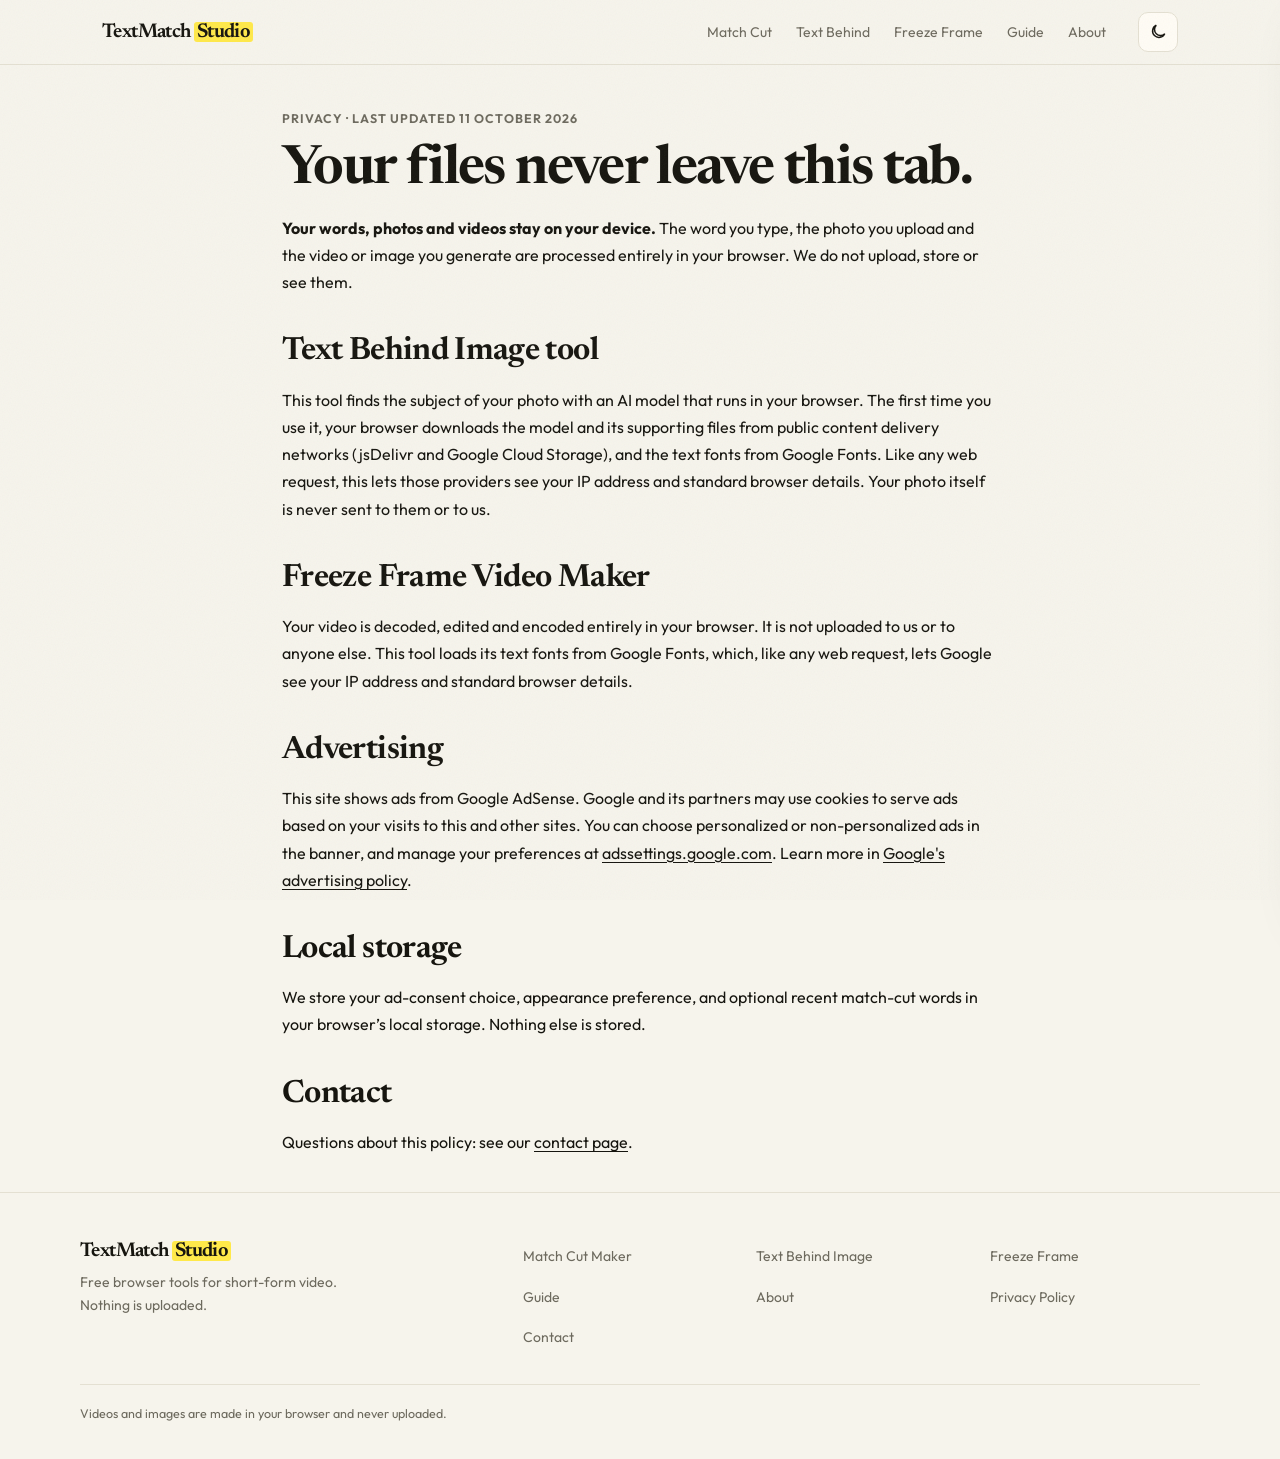
<file: privacy.html>
<!DOCTYPE html>
<html lang="en">
<head>
  <meta charset="utf-8">
  <meta name="viewport" content="width=device-width, initial-scale=1, viewport-fit=cover">
  <script>(function(){try{var t=localStorage.getItem('theme');document.documentElement.setAttribute('data-theme',t==='dark'||(!t&&matchMedia('(prefers-color-scheme: dark)').matches)?'dark':'light')}catch(e){}})();</script>
  <title>Privacy Policy – TextMatch Studio</title>
  <meta name="description" content="Your words, photos and videos stay on your device. Read how TextMatch Studio handles privacy, advertising and local storage.">
  <link rel="canonical" href="https://textmatchstudio.com/privacy">
  <link rel="preconnect" href="https://fonts.googleapis.com">
  <link rel="preconnect" href="https://fonts.gstatic.com" crossorigin>
  <link href="https://fonts.googleapis.com/css2?family=Newsreader:opsz,wght@6..72,500;6..72,650;6..72,700&family=Outfit:wght@400;500;600;700&display=swap" rel="stylesheet">
  <link rel="stylesheet" href="assets/css/styles.css">
</head>
<body>
  <a href="#main" class="skip-link">Skip to content</a>
  <header class="site-h">
    <div class="in">
      <a class="logo" href="/">TextMatch <mark>Studio</mark></a>
      <nav class="links" aria-label="Main">
        <a href="/">Match Cut</a>
        <a href="/text-behind-image">Text Behind</a>
        <a href="/freeze-frame-video-maker">Freeze Frame</a>
        <a href="/text-match-cut-generator">Guide</a>
        <a href="/about">About</a>
      </nav>
      <button class="theme-toggle" type="button" aria-label="Toggle dark mode">
        <svg class="i-sun" viewBox="0 0 24 24" fill="none" stroke="currentColor" stroke-width="2" aria-hidden="true"><circle cx="12" cy="12" r="4"/><path d="M12 3v2M12 19v2M4.2 4.2l1.4 1.4M18.4 18.4l1.4 1.4M3 12h2M19 12h2M4.2 19.8l1.4-1.4M18.4 5.6l1.4-1.4"/></svg>
        <svg class="i-moon" viewBox="0 0 24 24" fill="none" stroke="currentColor" stroke-width="2" aria-hidden="true"><path d="M21 14.3A8.5 8.5 0 1 1 9.7 3 7 7 0 0 0 21 14.3z"/></svg>
      </button>
      <button class="nav-toggle" aria-label="Open menu" aria-expanded="false" aria-controls="mobile-menu"><span></span><span></span><span></span></button>
    </div>
  </header>
  <div class="overlay" id="overlay"></div>
  <nav class="mobile-menu" id="mobile-menu" aria-label="Mobile">
    <button class="close-btn" aria-label="Close menu">✕</button>
    <nav>
      <a href="/">Match Cut</a>
      <a href="/text-behind-image">Text Behind Image</a>
      <a href="/freeze-frame-video-maker">Freeze Frame Video Maker</a>
      <a href="/text-match-cut-generator">Guide</a>
      <a href="/about">About</a>
      <a href="/contact">Contact</a>
      <a href="/privacy" aria-current="page">Privacy Policy</a>
    </nav>
    <div class="theme-row"><span>Appearance</span>
      <button class="theme-toggle" type="button" aria-label="Toggle dark mode">
        <svg class="i-sun" viewBox="0 0 24 24" fill="none" stroke="currentColor" stroke-width="2" aria-hidden="true"><circle cx="12" cy="12" r="4"/><path d="M12 3v2M12 19v2M4.2 4.2l1.4 1.4M18.4 18.4l1.4 1.4M3 12h2M19 12h2M4.2 19.8l1.4-1.4M18.4 5.6l1.4-1.4"/></svg>
        <svg class="i-moon" viewBox="0 0 24 24" fill="none" stroke="currentColor" stroke-width="2" aria-hidden="true"><path d="M21 14.3A8.5 8.5 0 1 1 9.7 3 7 7 0 0 0 21 14.3z"/></svg>
      </button>
    </div>
  </nav>

  <main class="page" id="main">
    <article class="prose-page">
      <span class="kicker">Privacy · Last updated 11 October 2026</span>
      <h1>Your files never leave this tab.</h1>
      <p><b>Your words, photos and videos stay on your device.</b> The word you type, the photo you upload and the video or image you generate are processed entirely in your browser. We do not upload, store or see them.</p>

      <h2>Text Behind Image tool</h2>
      <p>This tool finds the subject of your photo with an AI model that runs in your browser. The first time you use it, your browser downloads the model and its supporting files from public content delivery networks (jsDelivr and Google Cloud Storage), and the text fonts from Google Fonts. Like any web request, this lets those providers see your IP address and standard browser details. Your photo itself is never sent to them or to us.</p>

      <h2>Freeze Frame Video Maker</h2>
      <p>Your video is decoded, edited and encoded entirely in your browser. It is not uploaded to us or to anyone else. This tool loads its text fonts from Google Fonts, which, like any web request, lets Google see your IP address and standard browser details.</p>

      <h2>Advertising</h2>
      <p>This site shows ads from Google AdSense. Google and its partners may use cookies to serve ads based on your visits to this and other sites. You can choose personalized or non-personalized ads in the banner, and manage your preferences at <a href="https://adssettings.google.com">adssettings.google.com</a>. Learn more in <a href="https://policies.google.com/technologies/ads">Google's advertising policy</a>.</p>

      <h2>Local storage</h2>
      <p>We store your ad-consent choice, appearance preference, and optional recent match-cut words in your browser’s local storage. Nothing else is stored.</p>

      <h2>Contact</h2>
      <p>Questions about this policy: see our <a href="/contact">contact page</a>.</p>
    </article>

    <footer class="site-f">
      <div class="footer-grid">
        <div class="footer-brand">
          <div class="logo">TextMatch <mark>Studio</mark></div>
          <p>Free browser tools for short-form video. Nothing is uploaded.</p>
        </div>
        <div class="footer-links">
          <a href="/">Match Cut Maker</a>
          <a href="/text-behind-image">Text Behind Image</a>
          <a href="/freeze-frame-video-maker">Freeze Frame</a>
          <a href="/text-match-cut-generator">Guide</a>
          <a href="/about">About</a>
          <a href="/privacy">Privacy Policy</a>
          <a href="/contact">Contact</a>
        </div>
      </div>
      <div class="footer-note">Videos and images are made in your browser and never uploaded.</div>
    </footer>
  </main>
  <script src="assets/js/site.js"></script>
</body>
</html>
</file>
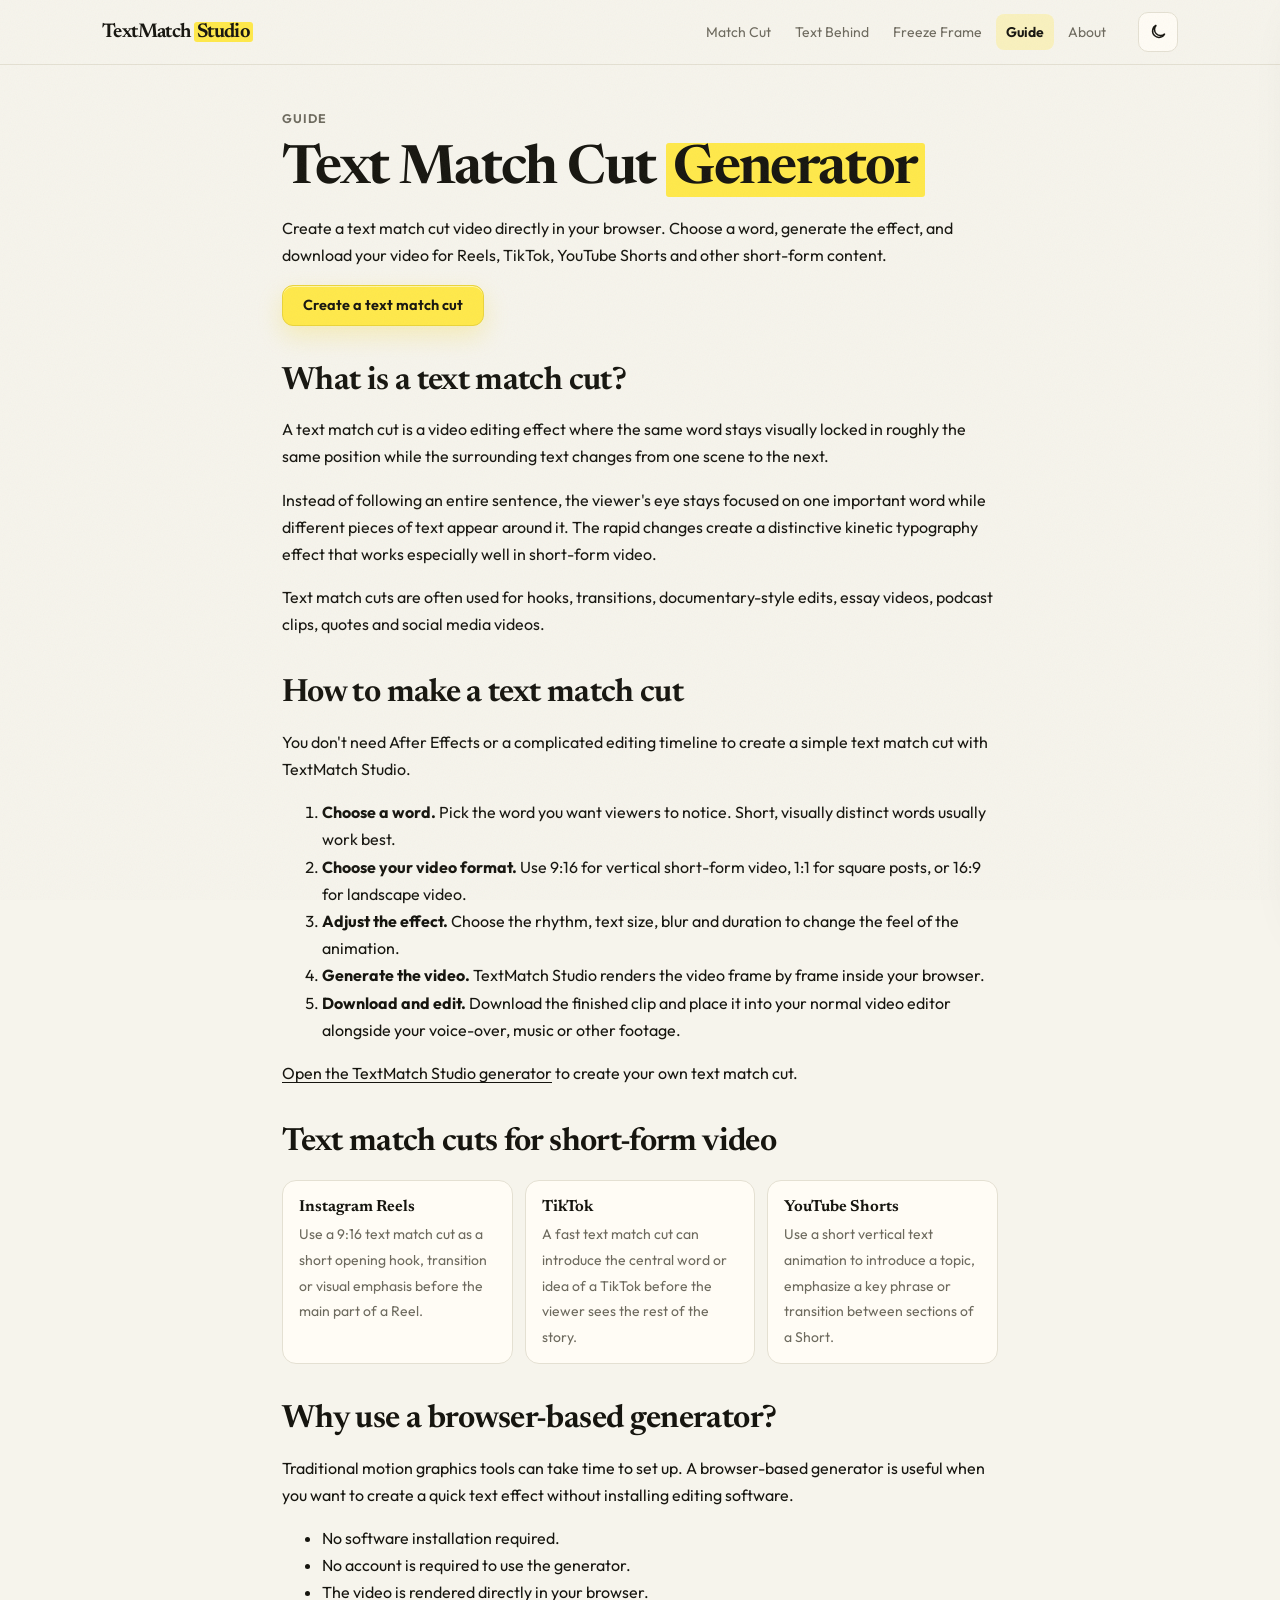
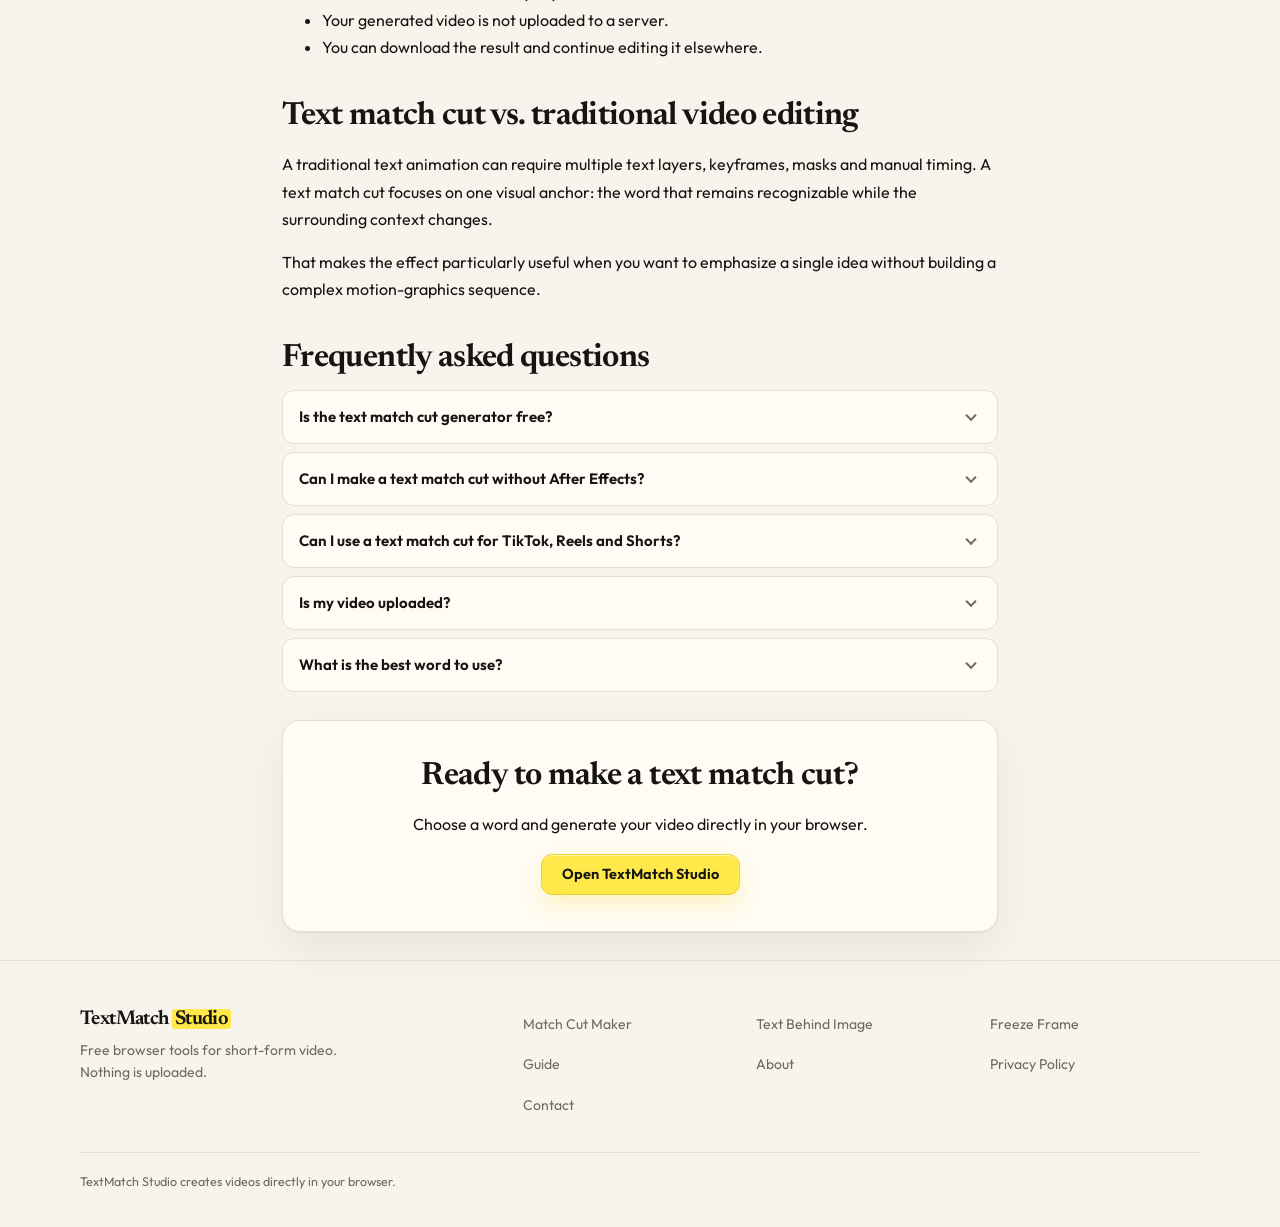
<file: text-match-cut-generator.html>
<!DOCTYPE html>
<html lang="en">
<head>
  <meta charset="utf-8">
  <meta name="viewport" content="width=device-width, initial-scale=1, viewport-fit=cover">
  <script>(function(){try{var t=localStorage.getItem('theme');document.documentElement.setAttribute('data-theme',t==='dark'||(!t&&matchMedia('(prefers-color-scheme: dark)').matches)?'dark':'light')}catch(e){}})();</script>
  <title>Text Match Cut Generator – Free Online Tool | TextMatch Studio</title>
  <script async src="https://pagead2.googlesyndication.com/pagead/js/adsbygoogle.js?client=ca-pub-7495310483429706" crossorigin="anonymous"></script>
  <meta name="description" content="Create text match cut videos with a free browser-based generator. Learn how the text match cut effect works and make videos for Reels, TikTok and YouTube Shorts.">
  <link rel="canonical" href="https://textmatchstudio.com/text-match-cut-generator">
  <meta property="og:type" content="website">
  <meta property="og:url" content="https://textmatchstudio.com/text-match-cut-generator">
  <meta property="og:title" content="Text Match Cut Generator – TextMatch Studio">
  <meta property="og:description" content="Create text match cut videos directly in your browser. Free, simple and nothing is uploaded.">
  <meta property="og:site_name" content="TextMatch Studio">
  <meta name="twitter:card" content="summary">
  <meta name="twitter:title" content="Text Match Cut Generator – TextMatch Studio">
  <meta name="twitter:description" content="Create text match cut videos directly in your browser.">
  <link rel="preconnect" href="https://fonts.googleapis.com">
  <link rel="preconnect" href="https://fonts.gstatic.com" crossorigin>
  <link href="https://fonts.googleapis.com/css2?family=Newsreader:opsz,wght@6..72,500;6..72,650;6..72,700&family=Outfit:wght@400;500;600;700&display=swap" rel="stylesheet">
  <link rel="stylesheet" href="assets/css/styles.css">
</head>
<body>
  <a href="#main" class="skip-link">Skip to content</a>
  <header class="site-h">
    <div class="in">
      <a class="logo" href="/">TextMatch <mark>Studio</mark></a>
      <nav class="links" aria-label="Main">
        <a href="/">Match Cut</a>
        <a href="/text-behind-image">Text Behind</a>
        <a href="/freeze-frame-video-maker">Freeze Frame</a>
        <a href="/text-match-cut-generator" aria-current="page">Guide</a>
        <a href="/about">About</a>
      </nav>
      <button class="theme-toggle" type="button" aria-label="Toggle dark mode">
        <svg class="i-sun" viewBox="0 0 24 24" fill="none" stroke="currentColor" stroke-width="2" aria-hidden="true"><circle cx="12" cy="12" r="4"/><path d="M12 3v2M12 19v2M4.2 4.2l1.4 1.4M18.4 18.4l1.4 1.4M3 12h2M19 12h2M4.2 19.8l1.4-1.4M18.4 5.6l1.4-1.4"/></svg>
        <svg class="i-moon" viewBox="0 0 24 24" fill="none" stroke="currentColor" stroke-width="2" aria-hidden="true"><path d="M21 14.3A8.5 8.5 0 1 1 9.7 3 7 7 0 0 0 21 14.3z"/></svg>
      </button>
      <button class="nav-toggle" aria-label="Open menu" aria-expanded="false" aria-controls="mobile-menu"><span></span><span></span><span></span></button>
    </div>
  </header>
  <div class="overlay" id="overlay"></div>
  <nav class="mobile-menu" id="mobile-menu" aria-label="Mobile">
    <button class="close-btn" aria-label="Close menu">✕</button>
    <nav>
      <a href="/">Match Cut</a>
      <a href="/text-behind-image">Text Behind Image</a>
      <a href="/freeze-frame-video-maker">Freeze Frame Video Maker</a>
      <a href="/text-match-cut-generator" aria-current="page">Guide</a>
      <a href="/about">About</a>
      <a href="/contact">Contact</a>
      <a href="/privacy">Privacy Policy</a>
    </nav>
    <div class="theme-row"><span>Appearance</span>
      <button class="theme-toggle" type="button" aria-label="Toggle dark mode">
        <svg class="i-sun" viewBox="0 0 24 24" fill="none" stroke="currentColor" stroke-width="2" aria-hidden="true"><circle cx="12" cy="12" r="4"/><path d="M12 3v2M12 19v2M4.2 4.2l1.4 1.4M18.4 18.4l1.4 1.4M3 12h2M19 12h2M4.2 19.8l1.4-1.4M18.4 5.6l1.4-1.4"/></svg>
        <svg class="i-moon" viewBox="0 0 24 24" fill="none" stroke="currentColor" stroke-width="2" aria-hidden="true"><path d="M21 14.3A8.5 8.5 0 1 1 9.7 3 7 7 0 0 0 21 14.3z"/></svg>
      </button>
    </div>
  </nav>

  <main class="page" id="main">
    <article class="prose-page">
      <span class="kicker">Guide</span>
      <h1>Text Match Cut <mark>Generator</mark></h1>
      <p>Create a text match cut video directly in your browser. Choose a word, generate the effect, and download your video for Reels, TikTok, YouTube Shorts and other short-form content.</p>
      <p><a class="btn primary" href="/" style="text-decoration:none">Create a text match cut</a></p>

      <h2>What is a text match cut?</h2>
      <p>A text match cut is a video editing effect where the same word stays visually locked in roughly the same position while the surrounding text changes from one scene to the next.</p>
      <p>Instead of following an entire sentence, the viewer's eye stays focused on one important word while different pieces of text appear around it. The rapid changes create a distinctive kinetic typography effect that works especially well in short-form video.</p>
      <p>Text match cuts are often used for hooks, transitions, documentary-style edits, essay videos, podcast clips, quotes and social media videos.</p>

      <h2>How to make a text match cut</h2>
      <p>You don't need After Effects or a complicated editing timeline to create a simple text match cut with TextMatch Studio.</p>
      <ol>
        <li><b>Choose a word.</b> Pick the word you want viewers to notice. Short, visually distinct words usually work best.</li>
        <li><b>Choose your video format.</b> Use 9:16 for vertical short-form video, 1:1 for square posts, or 16:9 for landscape video.</li>
        <li><b>Adjust the effect.</b> Choose the rhythm, text size, blur and duration to change the feel of the animation.</li>
        <li><b>Generate the video.</b> TextMatch Studio renders the video frame by frame inside your browser.</li>
        <li><b>Download and edit.</b> Download the finished clip and place it into your normal video editor alongside your voice-over, music or other footage.</li>
      </ol>
      <p><a href="/">Open the TextMatch Studio generator</a> to create your own text match cut.</p>

      <h2>Text match cuts for short-form video</h2>
      <div class="platform-grid">
        <div class="use-card"><b>Instagram Reels</b><span>Use a 9:16 text match cut as a short opening hook, transition or visual emphasis before the main part of a Reel.</span></div>
        <div class="use-card"><b>TikTok</b><span>A fast text match cut can introduce the central word or idea of a TikTok before the viewer sees the rest of the story.</span></div>
        <div class="use-card"><b>YouTube Shorts</b><span>Use a short vertical text animation to introduce a topic, emphasize a key phrase or transition between sections of a Short.</span></div>
      </div>

      <h2>Why use a browser-based generator?</h2>
      <p>Traditional motion graphics tools can take time to set up. A browser-based generator is useful when you want to create a quick text effect without installing editing software.</p>
      <ul>
        <li>No software installation required.</li>
        <li>No account is required to use the generator.</li>
        <li>The video is rendered directly in your browser.</li>
        <li>Your generated video is not uploaded to a server.</li>
        <li>You can download the result and continue editing it elsewhere.</li>
      </ul>

      <h2>Text match cut vs. traditional video editing</h2>
      <p>A traditional text animation can require multiple text layers, keyframes, masks and manual timing. A text match cut focuses on one visual anchor: the word that remains recognizable while the surrounding context changes.</p>
      <p>That makes the effect particularly useful when you want to emphasize a single idea without building a complex motion-graphics sequence.</p>

      <h2>Frequently asked questions</h2>
      <div class="faq-list">
        <details>
          <summary>Is the text match cut generator free?</summary>
          <p>TextMatch Studio provides a free browser-based text match cut generator. You can create and download the generated video without installing a desktop video editor.</p>
        </details>
        <details>
          <summary>Can I make a text match cut without After Effects?</summary>
          <p>Yes. TextMatch Studio is designed to create this specific text effect directly in your browser, without requiring After Effects.</p>
        </details>
        <details>
          <summary>Can I use a text match cut for TikTok, Reels and Shorts?</summary>
          <p>Yes. Choose the 9:16 format when creating a vertical video for TikTok, Instagram Reels or YouTube Shorts.</p>
        </details>
        <details>
          <summary>Is my video uploaded?</summary>
          <p>No. TextMatch Studio renders the generated video in your browser. Your generated video is not uploaded to a server.</p>
        </details>
        <details>
          <summary>What is the best word to use?</summary>
          <p>Words that communicate the main idea of your video tend to work well. Short words are also easier to keep visually prominent during rapid text changes.</p>
        </details>
      </div>

      <section class="final-cta">
        <h2>Ready to make a text match cut?</h2>
        <p>Choose a word and generate your video directly in your browser.</p>
        <a class="btn primary" href="/">Open TextMatch Studio</a>
      </section>
    </article>

    <footer class="site-f">
      <div class="footer-grid">
        <div class="footer-brand">
          <div class="logo">TextMatch <mark>Studio</mark></div>
          <p>Free browser tools for short-form video. Nothing is uploaded.</p>
        </div>
        <div class="footer-links">
          <a href="/">Match Cut Maker</a>
          <a href="/text-behind-image">Text Behind Image</a>
          <a href="/freeze-frame-video-maker">Freeze Frame</a>
          <a href="/text-match-cut-generator">Guide</a>
          <a href="/about">About</a>
          <a href="/privacy">Privacy Policy</a>
          <a href="/contact">Contact</a>
        </div>
      </div>
      <div class="footer-note">TextMatch Studio creates videos directly in your browser.</div>
    </footer>
  </main>
  <script src="assets/js/site.js"></script>
</body>
</html>
</file>
<file: assets/css/styles.css>
/* ==========================================================================
   TextMatch Studio — Shared design system
   ========================================================================== */

:root {
  --bg: #f6f4ec;
  --fg: #16150f;
  --mut: #6d6a5e;
  --card: #fffcf5;
  --line: #e4e0d2;
  --y: #ffe94a;
  --y-deep: #f0d000;
  --on-y: #16150f;
  --ink: #1b1b18;
  --paper: #efede6;
  --surface: var(--card);
  --border: var(--line);
  --shadow: 0 1px 0 rgba(22, 21, 15, 0.04), 0 18px 50px rgba(22, 21, 15, 0.07);
  --shadow-hover: 0 1px 0 rgba(22, 21, 15, 0.05), 0 24px 56px rgba(22, 21, 15, 0.12);
  --radius: 18px;
  --radius-sm: 11px;
  --font-body: "Outfit", system-ui, -apple-system, BlinkMacSystemFont, "Segoe UI",
    Roboto, "Helvetica Neue", Arial, sans-serif;
  --font-display: "Newsreader", Georgia, "Times New Roman", serif;
  --transition: 0.2s ease;
  --header-h: 64px;
  color-scheme: light;
}

@media (prefers-color-scheme: dark) {
  :root:not([data-theme="light"]) {
    --bg: #10100c;
    --fg: #f3f0e6;
    --mut: #a7a392;
    --card: #1a1a14;
    --line: #2e2d24;
    --paper: #1f1e17;
    --shadow: 0 18px 50px rgba(0, 0, 0, 0.38);
    --shadow-hover: 0 24px 56px rgba(0, 0, 0, 0.5);
    color-scheme: dark;
  }
}

:root[data-theme="dark"] {
  --bg: #10100c;
  --fg: #f3f0e6;
  --mut: #a7a392;
  --card: #1a1a14;
  --line: #2e2d24;
  --paper: #1f1e17;
  --shadow: 0 18px 50px rgba(0, 0, 0, 0.38);
  --shadow-hover: 0 24px 56px rgba(0, 0, 0, 0.5);
  color-scheme: dark;
}

:root[data-theme="light"] {
  color-scheme: light;
}

*,
*::before,
*::after {
  box-sizing: border-box;
}

html {
  scroll-padding-top: calc(var(--header-h) + 16px);
  scroll-behavior: smooth;
}

body {
  margin: 0;
  background: var(--bg);
  color: var(--fg);
  font: 16px/1.6 var(--font-body);
  -webkit-font-smoothing: antialiased;
  text-rendering: optimizeLegibility;
}

body::before {
  content: "";
  position: fixed;
  inset: 0;
  pointer-events: none;
  z-index: 80;
  opacity: 0.045;
  background-image: url("data:image/svg+xml;utf8,<svg xmlns='http://www.w3.org/2000/svg' width='140' height='140'><filter id='n'><feTurbulence type='fractalNoise' baseFrequency='.85' numOctaves='2' stitchTiles='stitch'/></filter><rect width='100%25' height='100%25' filter='url(%23n)'/></svg>");
}

a {
  color: var(--fg);
  text-decoration: none;
}

a:hover {
  color: var(--fg);
}

:focus-visible {
  outline: 2px solid var(--fg);
  outline-offset: 3px;
}

mark {
  background: var(--y);
  color: var(--on-y);
  padding: 0 0.14em;
  border-radius: 3px;
  box-decoration-break: clone;
}

img {
  max-width: 100%;
  height: auto;
  display: block;
}

.visually-hidden {
  position: absolute;
  width: 1px;
  height: 1px;
  padding: 0;
  margin: -1px;
  overflow: hidden;
  clip: rect(0, 0, 0, 0);
  border: 0;
}

.container {
  width: min(1120px, 100%);
  max-width: 1120px;
  margin: 0 auto;
  padding: 0 22px;
}

.page {
  min-height: 100vh;
  display: flex;
  flex-direction: column;
}

/* ---- buttons ---- */
.btn {
  display: inline-flex;
  align-items: center;
  justify-content: center;
  gap: 8px;
  padding: 12px 20px;
  border-radius: var(--radius-sm);
  border: 1px solid var(--line);
  background: var(--card);
  color: var(--fg);
  font: 650 14.5px/1 var(--font-body);
  cursor: pointer;
  transition: transform var(--transition), box-shadow var(--transition),
    border-color var(--transition), background var(--transition);
}

.btn:hover {
  border-color: color-mix(in srgb, var(--fg) 35%, var(--line));
  transform: translateY(-1px);
  box-shadow: var(--shadow);
}

.btn.primary {
  background: var(--y);
  color: var(--on-y);
  border-color: #ead43a;
  box-shadow: 0 1px 0 #fff6a8 inset, 0 10px 24px rgba(240, 208, 0, 0.22);
}

.btn.primary:hover {
  background: #ffe25a;
  border-color: #e0c820;
}

.btn:disabled,
.btn.is-busy {
  opacity: 0.62;
  cursor: not-allowed;
  transform: none;
  box-shadow: none;
}

.btn .spin,
.go .spin {
  width: 14px;
  height: 14px;
  border: 2px solid currentColor;
  border-right-color: transparent;
  border-radius: 50%;
  animation: spin 0.7s linear infinite;
}

@keyframes spin {
  to {
    transform: rotate(360deg);
  }
}

.badge {
  display: inline-flex;
  align-items: center;
  gap: 8px;
  padding: 5px 11px;
  border-radius: 999px;
  font-size: 12px;
  font-weight: 650;
  letter-spacing: 0.06em;
  text-transform: uppercase;
  border: 1px solid var(--line);
  background: color-mix(in srgb, var(--card) 80%, transparent);
  color: var(--mut);
}

.badge.accent {
  background: var(--y);
  color: var(--on-y);
  border-color: #ead43a;
}

.section-head {
  margin: 0 0 8px;
  font: 650 clamp(26px, 5vw, 38px) / 1.15 var(--font-display);
  letter-spacing: -0.025em;
}

.section-sub {
  margin: 0 0 28px;
  color: var(--mut);
  font-size: 17px;
  line-height: 1.6;
}

.card {
  background: var(--card);
  border: 1px solid var(--line);
  border-radius: var(--radius);
  padding: 22px;
  box-shadow: var(--shadow);
}

/* ---- header ---- */
.site-h {
  position: sticky;
  top: 0;
  z-index: 50;
  border-bottom: 1px solid var(--line);
  background: color-mix(in srgb, var(--bg) 78%, transparent);
  backdrop-filter: blur(16px) saturate(1.2);
  -webkit-backdrop-filter: blur(16px) saturate(1.2);
}

.site-h .in {
  max-width: 1120px;
  margin: 0 auto;
  padding: 10px 22px;
  min-height: var(--header-h);
  display: flex;
  align-items: center;
  gap: 16px 22px;
}

.site-h .logo {
  font: 650 20px / 1 var(--font-display);
  color: var(--fg);
  letter-spacing: -0.03em;
  white-space: nowrap;
  margin-right: auto;
}

.site-h .links {
  display: flex;
  gap: 2px 4px;
  align-items: center;
  font-size: 14px;
}

.site-h .links a {
  color: var(--mut);
  padding: 7px 10px;
  border-radius: 8px;
  transition: color var(--transition), background var(--transition);
}

.site-h .links a:hover {
  color: var(--fg);
  background: color-mix(in srgb, var(--fg) 6%, transparent);
}

.site-h .links a[aria-current="page"] {
  color: var(--fg);
  font-weight: 650;
  background: color-mix(in srgb, var(--y) 28%, transparent);
}

.theme-toggle,
.nav-toggle,
.close-btn {
  display: flex;
  align-items: center;
  justify-content: center;
  width: 40px;
  height: 40px;
  border: 1px solid var(--line);
  background: var(--card);
  color: var(--fg);
  border-radius: 10px;
  cursor: pointer;
  transition: border-color var(--transition), background var(--transition);
  flex: none;
}

.theme-toggle:hover,
.nav-toggle:hover,
.close-btn:hover {
  border-color: var(--fg);
}

.theme-toggle svg {
  width: 18px;
  height: 18px;
}

.theme-toggle .i-sun {
  display: none;
}

.theme-toggle .i-moon {
  display: block;
}

:root[data-theme="dark"] .theme-toggle .i-sun {
  display: block;
}

:root[data-theme="dark"] .theme-toggle .i-moon {
  display: none;
}

.nav-toggle {
  display: none;
  flex-direction: column;
  gap: 5px;
}

.nav-toggle span {
  display: block;
  width: 16px;
  height: 1.5px;
  background: currentColor;
  border-radius: 2px;
}

.mobile-menu {
  position: fixed;
  top: 0;
  right: 0;
  bottom: 0;
  z-index: 60;
  background: var(--card);
  border-left: 1px solid var(--line);
  transform: translateX(110%);
  transition: transform 0.28s ease;
  padding: 20px 20px 40px;
  width: min(320px, 86vw);
  box-shadow: var(--shadow-hover);
  overflow-y: auto;
}

.mobile-menu.open {
  transform: translateX(0);
}

.mobile-menu .close-btn {
  margin-left: auto;
}

.mobile-menu nav {
  display: flex;
  flex-direction: column;
  gap: 4px;
  margin-top: 28px;
}

.mobile-menu nav a {
  display: block;
  padding: 12px 14px;
  border-radius: 10px;
  color: var(--fg);
  font-weight: 550;
}

.mobile-menu nav a:hover,
.mobile-menu nav a[aria-current="page"] {
  background: color-mix(in srgb, var(--y) 18%, var(--bg));
}

.mobile-menu .theme-row {
  margin-top: 28px;
  padding-top: 20px;
  border-top: 1px solid var(--line);
  display: flex;
  align-items: center;
  justify-content: space-between;
  color: var(--mut);
  font-size: 14px;
}

.overlay {
  position: fixed;
  inset: 0;
  z-index: 55;
  background: rgba(12, 12, 8, 0.38);
  backdrop-filter: blur(3px);
  opacity: 0;
  pointer-events: none;
  transition: opacity 0.28s ease;
}

.overlay.visible {
  opacity: 1;
  pointer-events: auto;
}

.skip-link {
  position: absolute;
  left: -9999px;
  top: 16px;
  z-index: 100;
  padding: 8px 16px;
  background: var(--y);
  color: var(--on-y);
  font-weight: 700;
  border-radius: 8px;
}

.skip-link:focus {
  left: 20px;
}

/* ---- footer ---- */
.site-f,
footer.site-f {
  margin-top: auto;
  padding: 48px 22px 36px;
  border-top: 1px solid var(--line);
  color: var(--mut);
  font-size: 13px;
  max-width: none;
}

.footer-grid {
  max-width: 1120px;
  margin: 0 auto;
  display: grid;
  grid-template-columns: 1.2fr 2fr;
  gap: 36px;
  align-items: start;
}

.footer-brand .logo {
  font: 650 20px / 1 var(--font-display);
  color: var(--fg);
  letter-spacing: -0.03em;
  margin-bottom: 10px;
  display: inline-block;
}

.footer-brand p {
  margin: 0;
  max-width: 34ch;
  color: var(--mut);
  font-size: 14px;
  line-height: 1.6;
}

.footer-links {
  display: grid;
  grid-template-columns: repeat(3, 1fr);
  gap: 10px 24px;
}

.footer-links a {
  color: var(--mut);
  font-size: 14px;
  padding: 4px 0;
  transition: color var(--transition);
}

.footer-links a:hover {
  color: var(--fg);
}

.footer-note {
  max-width: 1120px;
  margin: 32px auto 0;
  padding-top: 18px;
  border-top: 1px solid var(--line);
  font-size: 12.5px;
  color: var(--mut);
}

/* ---- hero ---- */
.hero {
  padding: 48px 22px 20px;
  position: relative;
}

.hero::after {
  content: "";
  position: absolute;
  inset: auto 0 -80px;
  height: 180px;
  background: radial-gradient(ellipse at 50% 0, color-mix(in srgb, var(--y) 22%, transparent), transparent 70%);
  pointer-events: none;
}

.hero-copy {
  max-width: 760px;
  margin: 0 auto 28px;
  text-align: center;
}

.hero h1 {
  font: 650 clamp(36px, 7vw, 68px) / 1.04 var(--font-display);
  margin: 14px 0 16px;
  letter-spacing: -0.035em;
}

.hero h1 mark {
  animation: mark-pulse 3.4s ease-in-out infinite;
}

@keyframes mark-pulse {
  0%,
  100% {
    box-shadow: 0 0 0 0 rgba(255, 233, 74, 0);
  }
  50% {
    box-shadow: 0 0 0 8px rgba(255, 233, 74, 0.18);
  }
}

.hero p.lead {
  font-size: 18.5px;
  color: var(--mut);
  line-height: 1.65;
  margin: 0 auto 22px;
  max-width: 46ch;
}

.trust-row {
  display: flex;
  flex-wrap: wrap;
  justify-content: center;
  gap: 8px;
}

.trust-row span {
  display: inline-flex;
  align-items: center;
  gap: 7px;
  padding: 6px 11px;
  border-radius: 999px;
  border: 1px solid var(--line);
  background: var(--card);
  color: var(--mut);
  font-size: 12.5px;
  font-weight: 550;
}

.trust-row span::before {
  content: "";
  width: 6px;
  height: 6px;
  border-radius: 50%;
  background: var(--y-deep);
  box-shadow: 0 0 0 3px color-mix(in srgb, var(--y) 35%, transparent);
}

/* ---- studio home ---- */
.studio-wrap {
  position: relative;
  z-index: 1;
  padding-bottom: 20px;
}

.studio-home {
  display: grid;
  width: 100%;
  grid-template-columns: minmax(240px, 1fr) 380px;
  gap: 22px;
  background: var(--card);
  border: 1px solid var(--line);
  border-radius: 24px;
  padding: 18px;
  box-shadow: var(--shadow);
}

.preview-col {
  min-width: 0;
  display: flex;
  flex-direction: column;
  gap: 12px;
}

.preview-stage {
  position: relative;
  width: 100%;
  max-width: 420px;
  min-height: 320px;
  margin: 0 auto;
  aspect-ratio: 9 / 16;
  max-height: min(72vh, 740px);
  background:
    radial-gradient(circle at 50% 0, #2a2a24, transparent 55%),
    #0d0d0b;
  border-radius: 16px;
  overflow: hidden;
  box-shadow: 0 20px 50px rgba(0, 0, 0, 0.28);
}

.preview-stage[data-ar="1:1"] {
  aspect-ratio: 1;
  max-width: 520px;
}

.preview-stage[data-ar="16:9"] {
  aspect-ratio: 16 / 9;
  max-width: 100%;
}

.preview-stage canvas,
.preview-stage video {
  position: absolute;
  inset: 0;
  width: 100%;
  height: 100%;
  object-fit: contain;
  background: #0d0d0b;
}

.preview-stage video {
  display: none;
  z-index: 2;
}

.preview-stage .hero-badge {
  position: absolute;
  top: 14px;
  left: 14px;
  z-index: 3;
  pointer-events: none;
}

#stg {
  position: absolute;
  inset: 0;
  z-index: 2;
  display: none;
  align-items: center;
  justify-content: center;
  text-align: center;
  color: #ece8d8;
  padding: 28px;
  background: rgba(10, 10, 8, 0.55);
  backdrop-filter: blur(6px);
  font-size: 15px;
  line-height: 1.5;
}

.status,
#st {
  min-height: 22px;
  color: var(--mut);
  font-size: 13px;
  text-align: center;
}

.bar {
  height: 4px;
  background: var(--line);
  border-radius: 99px;
  overflow: hidden;
}

.bar i {
  display: block;
  height: 100%;
  width: 0;
  background: linear-gradient(90deg, var(--y-deep), var(--y));
  transition: width 0.12s linear;
}

.panel {
  background: color-mix(in srgb, var(--bg) 70%, var(--card));
  border: 1px solid var(--line);
  border-radius: 16px;
  padding: 18px 16px 16px;
}

.panel .word-field {
  margin-top: 0;
}

.word-input {
  font: 650 28px / 1.15 var(--font-display) !important;
  letter-spacing: -0.02em;
  padding: 14px 14px !important;
}

.chips {
  display: flex;
  flex-wrap: wrap;
  gap: 6px;
  margin: 8px 0 4px;
}

.chip {
  border: 1px solid var(--line);
  background: var(--card);
  color: var(--fg);
  border-radius: 999px;
  padding: 6px 11px;
  font: 550 12.5px var(--font-body);
  cursor: pointer;
  transition: background var(--transition), border-color var(--transition),
    transform var(--transition);
}

.chip:hover,
.chip.on {
  border-color: #ead43a;
  background: var(--y);
  color: var(--on-y);
}

.presets {
  display: grid;
  grid-template-columns: repeat(3, 1fr);
  gap: 6px;
}

.presets .chip {
  border-radius: 10px;
  padding: 9px 6px;
  text-align: center;
}

.ctrl-group {
  margin-top: 8px;
  padding-top: 4px;
}

.go-row {
  display: grid;
  grid-template-columns: 1fr;
  gap: 8px;
  margin-top: 16px;
}

.go-row .btn {
  width: 100%;
  padding: 14px 16px;
  font-size: 15px;
}

#dl {
  display: none;
}

.hint {
  margin-top: 10px;
  color: var(--mut);
  font-size: 12.5px;
  line-height: 1.5;
}

kbd {
  display: inline-block;
  padding: 1px 6px;
  border: 1px solid var(--line);
  border-bottom-width: 2px;
  border-radius: 5px;
  font: 550 11px var(--font-body);
  background: var(--card);
}

/* ---- tools ---- */
.tools {
  padding: 72px 0 28px;
}

.tcards {
  display: grid;
  grid-template-columns: repeat(auto-fit, minmax(240px, 1fr));
  gap: 16px;
}

.tcard {
  display: flex;
  flex-direction: column;
  gap: 14px;
  background: var(--card);
  border: 1px solid var(--line);
  border-radius: var(--radius);
  padding: 22px;
  color: var(--fg);
  text-decoration: none;
  transition: transform var(--transition), box-shadow var(--transition),
    border-color var(--transition);
  box-shadow: var(--shadow);
  min-height: 100%;
}

.tcard:hover {
  border-color: color-mix(in srgb, var(--fg) 28%, var(--line));
  transform: translateY(-3px);
  box-shadow: var(--shadow-hover);
}

.tcard.here {
  border-color: #ead43a;
  background:
    linear-gradient(180deg, color-mix(in srgb, var(--y) 14%, var(--card)), var(--card));
}

.tcard svg {
  width: 52px;
  height: 52px;
  flex: none;
  border-radius: 14px;
}

.tcard h3 {
  margin: 0 0 6px;
  font: 650 20px / 1.2 var(--font-display);
  letter-spacing: -0.02em;
}

.tcard p {
  margin: 0 0 12px;
  color: var(--mut);
  font-size: 14.5px;
  line-height: 1.55;
}

.go2 {
  margin-top: auto;
  font-weight: 700;
  font-size: 13.5px;
  color: var(--fg);
  display: inline-flex;
  align-items: center;
  gap: 6px;
}

.tcard:hover .go2 {
  gap: 10px;
}

/* ---- steps / info ---- */
.steps {
  display: grid;
  grid-template-columns: repeat(3, 1fr);
  gap: 16px;
  margin: 8px 0 8px;
  padding: 0;
  list-style: none;
}

.step {
  background: var(--card);
  border: 1px solid var(--line);
  border-radius: 16px;
  padding: 20px;
  box-shadow: var(--shadow);
}

.step .n {
  width: 32px;
  height: 32px;
  border-radius: 50%;
  background: var(--y);
  color: var(--on-y);
  display: grid;
  place-items: center;
  font: 700 14px var(--font-body);
  margin-bottom: 12px;
}

.step h3 {
  margin: 0 0 6px;
  font: 650 18px / 1.25 var(--font-display);
}

.step p {
  margin: 0;
  color: var(--mut);
  font-size: 14.5px;
}

.info {
  padding: 56px 0 20px;
}

.info h2,
.info .section-head {
  margin: 36px 0 12px;
}

.info h2:first-child,
.info .section-head:first-child {
  margin-top: 0;
}

.info p,
.info li {
  line-height: 1.7;
}

.info ul,
.info ol {
  margin: 12px 0 22px;
  padding-left: 22px;
}

.info li {
  margin-bottom: 10px;
}

.use-grid {
  display: grid;
  grid-template-columns: 1fr 1fr;
  gap: 12px;
  margin: 16px 0 24px;
}

.use-card {
  background: var(--card);
  border: 1px solid var(--line);
  border-radius: 14px;
  padding: 16px 16px 14px;
}

.use-card b {
  display: block;
  margin-bottom: 4px;
  font: 650 16px / 1.3 var(--font-display);
}

.use-card span {
  color: var(--mut);
  font-size: 14px;
}

.faq-list {
  display: grid;
  gap: 8px;
}

details {
  border: 1px solid var(--line);
  background: var(--card);
  border-radius: 12px;
  padding: 14px 16px;
  margin: 0;
  transition: border-color var(--transition), box-shadow var(--transition);
}

details[open] {
  box-shadow: var(--shadow);
}

summary {
  cursor: pointer;
  font-weight: 650;
  font-size: 15px;
  list-style: none;
  padding-right: 28px;
  position: relative;
}

summary::-webkit-details-marker {
  display: none;
}

summary::after {
  content: "";
  width: 8px;
  height: 8px;
  border-right: 2px solid var(--mut);
  border-bottom: 2px solid var(--mut);
  position: absolute;
  right: 6px;
  top: 50%;
  transform: translateY(-70%) rotate(45deg);
  transition: transform 0.2s ease;
}

details[open] summary::after {
  transform: translateY(-20%) rotate(225deg);
}

details p {
  margin: 10px 0 0;
  color: var(--mut);
  font-size: 14.5px;
  line-height: 1.6;
}

/* ---- forms ---- */
label {
  display: block;
  font-size: 12.5px;
  color: var(--mut);
  margin: 14px 0 6px;
  font-weight: 550;
}

label b {
  float: right;
  color: var(--fg);
  font-weight: 650;
  font-variant-numeric: tabular-nums;
}

input[type="text"],
input[type="number"],
input[type="email"],
select,
textarea {
  width: 100%;
  padding: 11px 13px;
  border-radius: var(--radius-sm);
  border: 1px solid var(--line);
  background: var(--bg);
  color: var(--fg);
  font: inherit;
  transition: border-color var(--transition), box-shadow var(--transition);
}

input[type="text"]:focus,
input[type="number"]:focus,
input[type="email"]:focus,
select:focus,
textarea:focus {
  outline: none;
  border-color: var(--fg);
  box-shadow: 0 0 0 3px color-mix(in srgb, var(--fg) 10%, transparent);
}

input[type="range"] {
  width: 100%;
  accent-color: #d9b800;
}

.seg {
  display: flex;
  gap: 6px;
}

.seg button {
  flex: 1;
  padding: 10px 0;
  border: 1px solid var(--line);
  background: var(--bg);
  color: var(--fg);
  border-radius: 10px;
  font: inherit;
  cursor: pointer;
  transition: all var(--transition);
}

.seg button:hover {
  border-color: var(--fg);
}

.seg button.on {
  background: var(--y);
  color: var(--on-y);
  border-color: #ead43a;
  font-weight: 650;
}

/* ---- content pages ---- */
.prose-page {
  max-width: 760px;
  margin: 0 auto;
  padding: 40px 22px 20px;
  flex: 1;
}

.prose-page h1 {
  font: 650 clamp(34px, 6vw, 54px) / 1.08 var(--font-display);
  letter-spacing: -0.03em;
  margin: 10px 0 14px;
}

.prose-page h2 {
  font: 650 clamp(24px, 4vw, 32px) / 1.2 var(--font-display);
  letter-spacing: -0.02em;
  margin: 36px 0 12px;
}

.prose-page p,
.prose-page li {
  line-height: 1.7;
}

.prose-page a {
  text-decoration: underline;
  text-decoration-thickness: 1px;
  text-underline-offset: 3px;
}

.kicker {
  display: inline-flex;
  color: var(--mut);
  font-size: 12.5px;
  font-weight: 650;
  letter-spacing: 0.08em;
  text-transform: uppercase;
}

.contact-card {
  display: flex;
  align-items: center;
  justify-content: space-between;
  gap: 14px;
  flex-wrap: wrap;
  margin: 22px 0;
}

.contact-card b {
  font: 650 20px / 1.2 var(--font-display);
}

.platform-grid {
  display: grid;
  grid-template-columns: 1fr 1fr 1fr;
  gap: 12px;
  margin: 18px 0 28px;
}

.final-cta {
  text-align: center;
  padding: 36px 22px;
  background: var(--card);
  border: 1px solid var(--line);
  border-radius: 18px;
  box-shadow: var(--shadow);
  margin: 28px 0 8px;
}

.final-cta h2 {
  margin-top: 0;
}

.final-cta .btn {
  text-decoration: none;
}

.tool-intro {
  max-width: 760px;
}

.tool-intro h1 {
  font: 650 clamp(32px, 6vw, 52px) / 1.08 var(--font-display);
  letter-spacing: -0.03em;
  margin: 8px 0 8px;
}

.tool-intro .sub,
p.sub {
  color: var(--mut);
  margin: 0 0 22px;
  font-size: 17px;
}

/* cookie + toast */
#cb {
  display: none;
  position: fixed;
  left: 14px;
  right: 14px;
  bottom: calc(14px + env(safe-area-inset-bottom, 0px));
  max-width: 640px;
  margin: 0 auto;
  background: var(--card);
  border: 1px solid var(--line);
  border-radius: 16px;
  padding: 14px;
  gap: 12px;
  align-items: center;
  flex-wrap: wrap;
  font-size: 13.5px;
  box-shadow: var(--shadow-hover);
  z-index: 70;
}

#cb p {
  margin: 0;
  flex: 1 1 260px;
}

#cb button {
  padding: 9px 14px;
  border-radius: 10px;
  border: 1px solid var(--line);
  background: var(--bg);
  color: var(--fg);
  font: inherit;
  cursor: pointer;
}

#cb button.p {
  background: var(--y);
  color: var(--on-y);
  border-color: #ead43a;
  font-weight: 650;
}

.toast {
  position: fixed;
  left: 50%;
  bottom: calc(22px + env(safe-area-inset-bottom, 0px));
  transform: translate(-50%, 12px);
  background: var(--fg);
  color: var(--bg);
  padding: 10px 16px;
  border-radius: 999px;
  font-size: 13.5px;
  font-weight: 600;
  opacity: 0;
  pointer-events: none;
  z-index: 80;
  transition: opacity 0.2s ease, transform 0.2s ease;
}

.toast.show {
  opacity: 1;
  transform: translate(-50%, 0);
}

/* ---- legacy / shared tool page helpers ---- */
.grid {
  display: grid;
  grid-template-columns: minmax(0, 1fr) 340px;
  gap: 22px;
  align-items: start;
}

.stage {
  display: flex;
  justify-content: center;
  align-items: center;
  background: #0d0d0b;
  border-radius: var(--radius);
  overflow: hidden;
  min-height: 260px;
  box-shadow: var(--shadow);
}

.hero-visual {
  position: relative;
  height: 320px;
  border-radius: var(--radius);
  overflow: hidden;
  background: var(--card);
  border: 1px solid var(--line);
}

.hero-actions {
  display: flex;
  gap: 12px;
  flex-wrap: wrap;
}

/* ---- responsive ---- */
@media (max-width: 980px) {
  .studio-home,
  .grid {
    grid-template-columns: 1fr;
  }

  .tcards,
  .steps,
  .platform-grid {
    grid-template-columns: 1fr;
  }

  .use-grid {
    grid-template-columns: 1fr;
  }

  .preview-stage {
    max-height: min(58vh, 560px);
  }
}

@media (max-width: 760px) {
  .site-h .links {
    display: none;
  }

  .nav-toggle {
    display: flex;
  }

  .footer-grid,
  .footer-links {
    grid-template-columns: 1fr 1fr;
  }

  .footer-grid {
    gap: 24px;
  }

  .hero {
    padding-top: 28px;
  }
}

@media (max-width: 520px) {
  .container,
  .hero,
  .prose-page {
    padding-left: 16px;
    padding-right: 16px;
  }

  .site-h .in {
    padding-left: 16px;
    padding-right: 16px;
  }

  .studio-home {
    padding: 12px;
    border-radius: 18px;
  }

  .footer-grid,
  .footer-links {
    grid-template-columns: 1fr;
  }

  .word-input {
    font-size: 24px !important;
  }
}

@media (prefers-reduced-motion: reduce) {
  *,
  *::before,
  *::after {
    animation-duration: 0.01ms !important;
    animation-iteration-count: 1 !important;
    transition-duration: 0.01ms !important;
    scroll-behavior: auto !important;
  }
}
</file>
